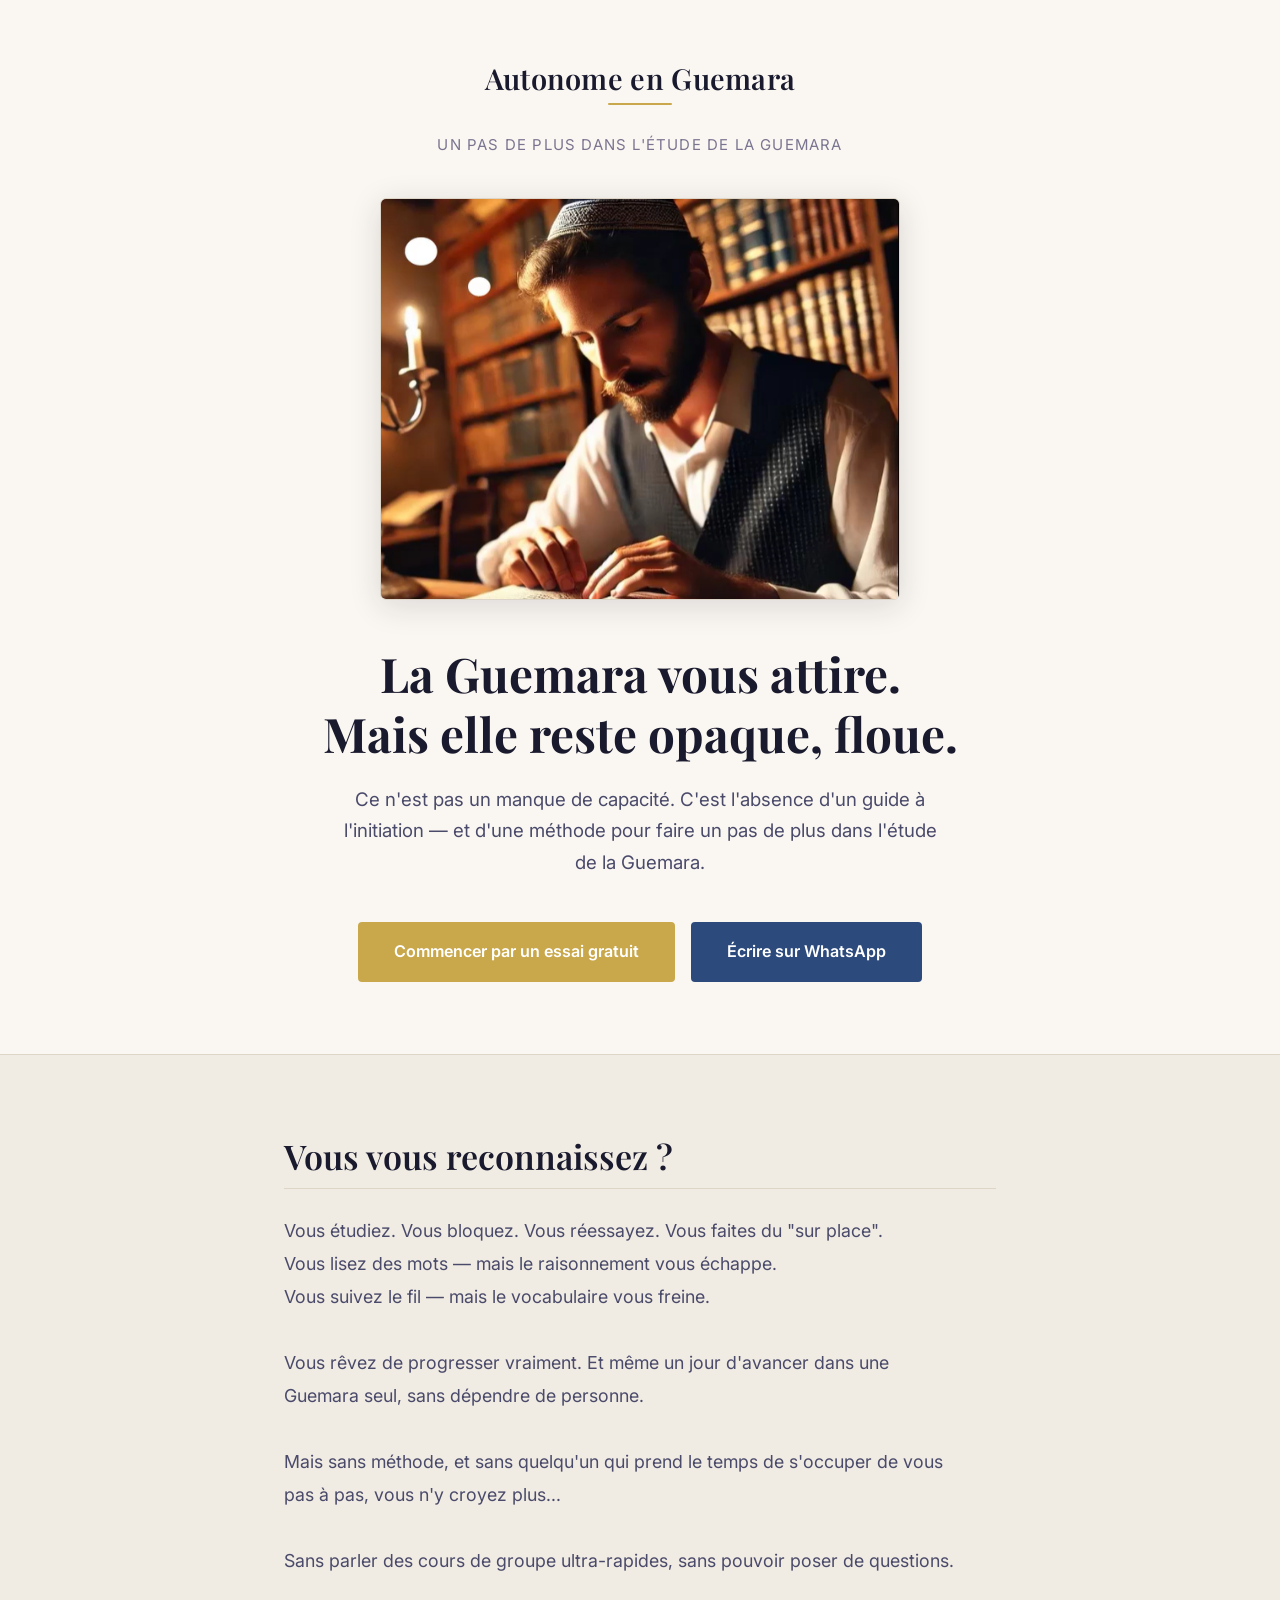
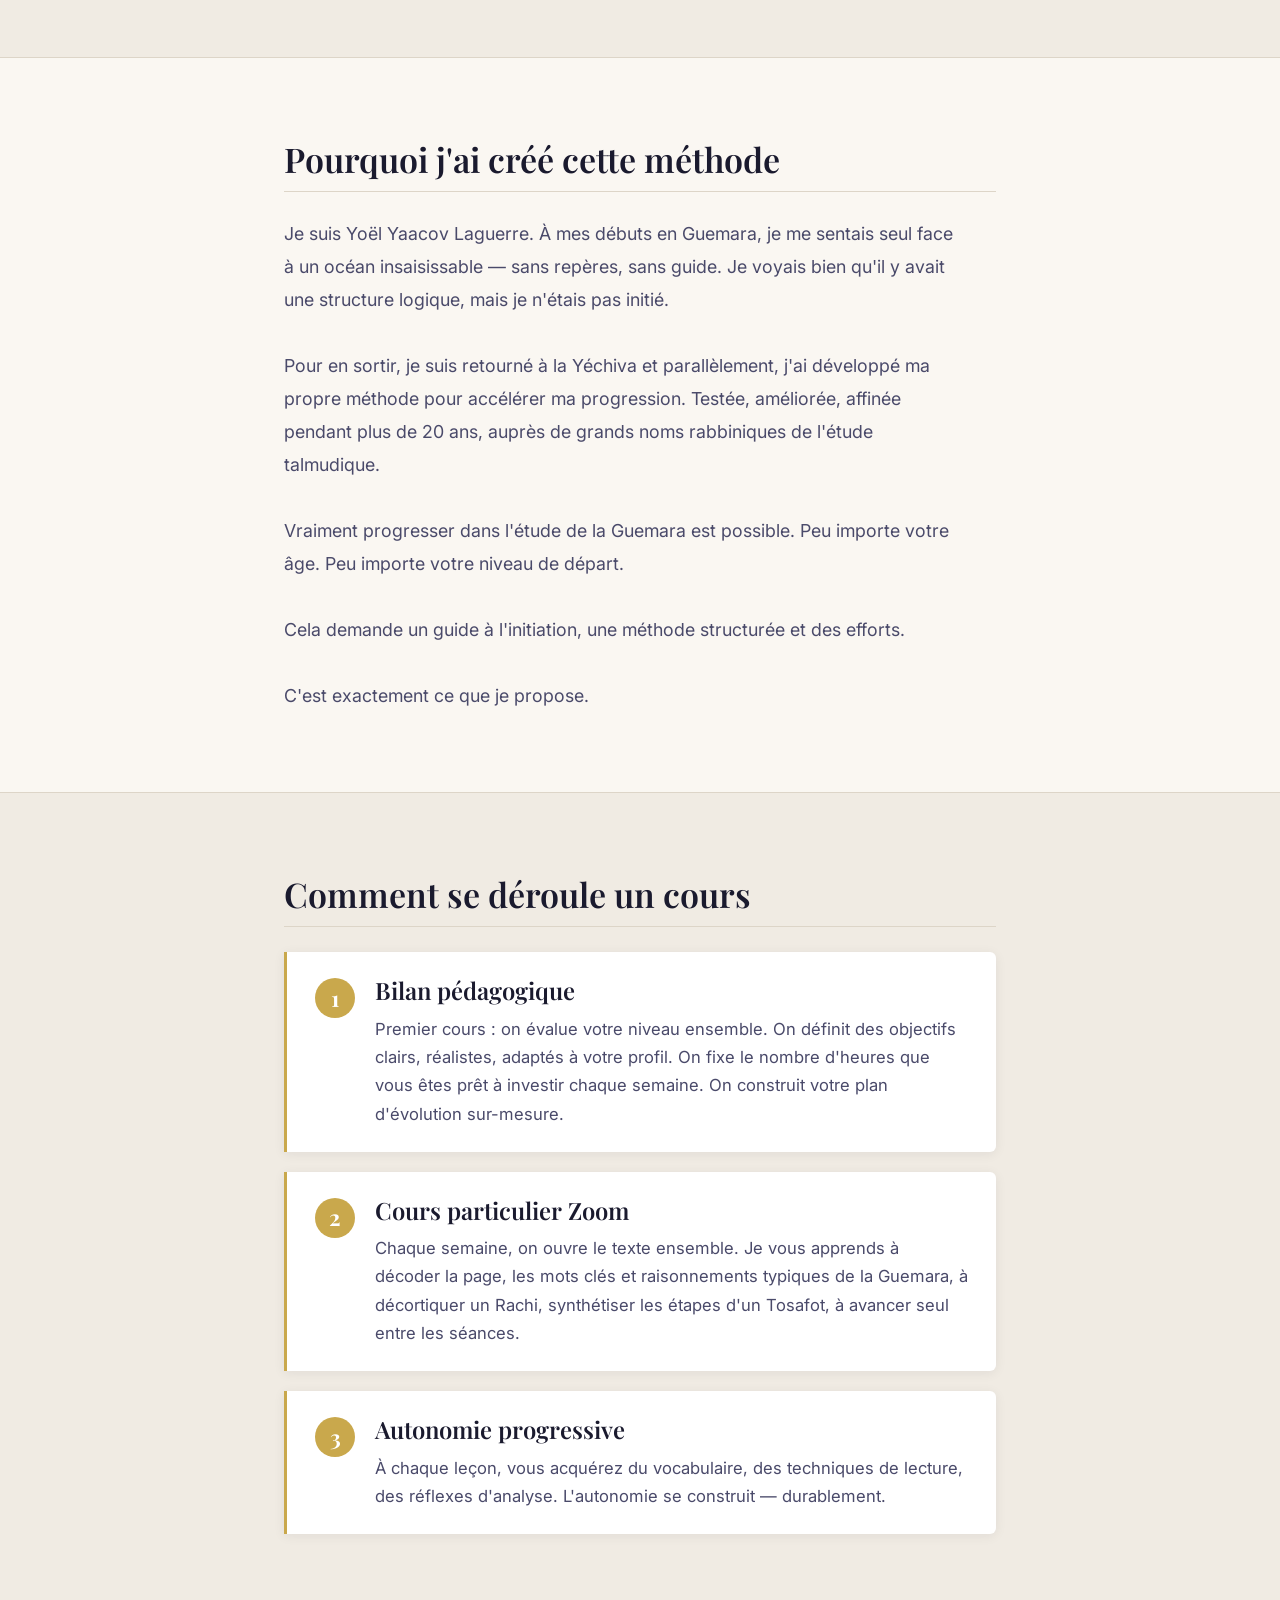
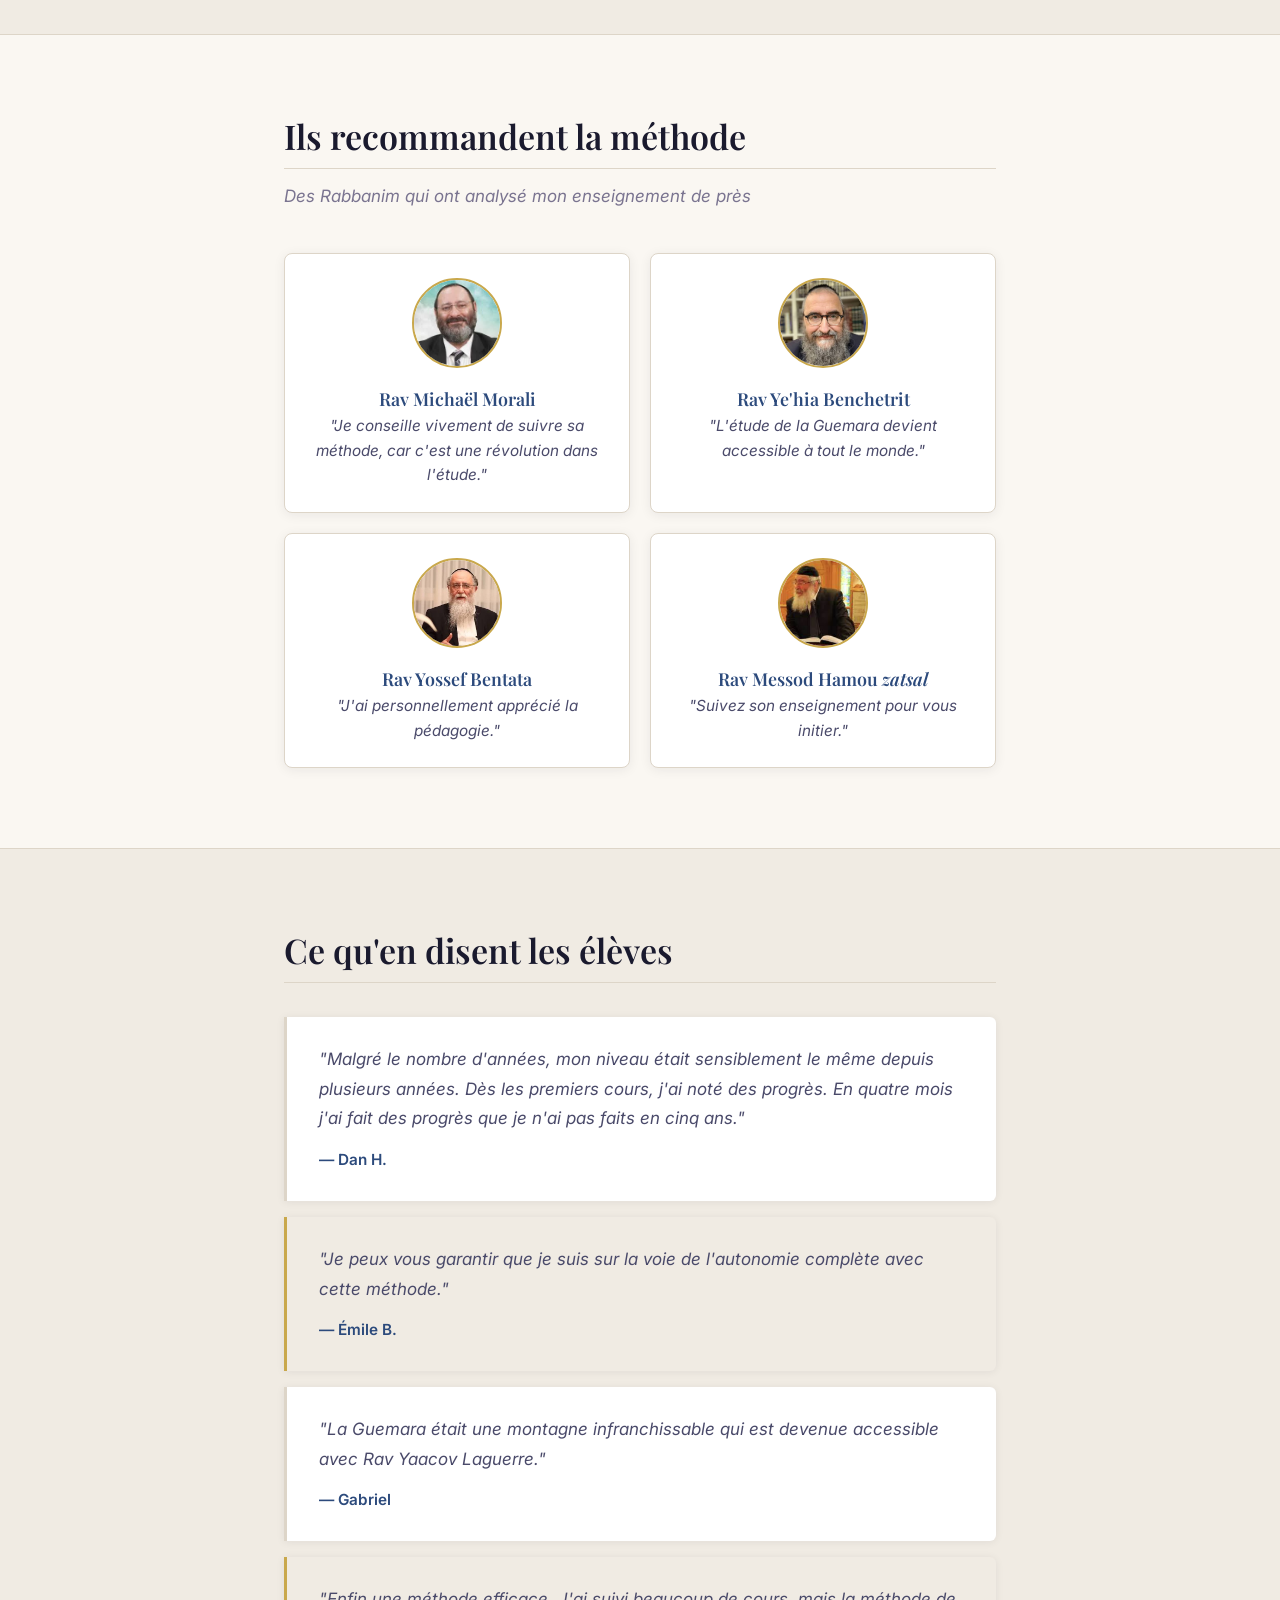
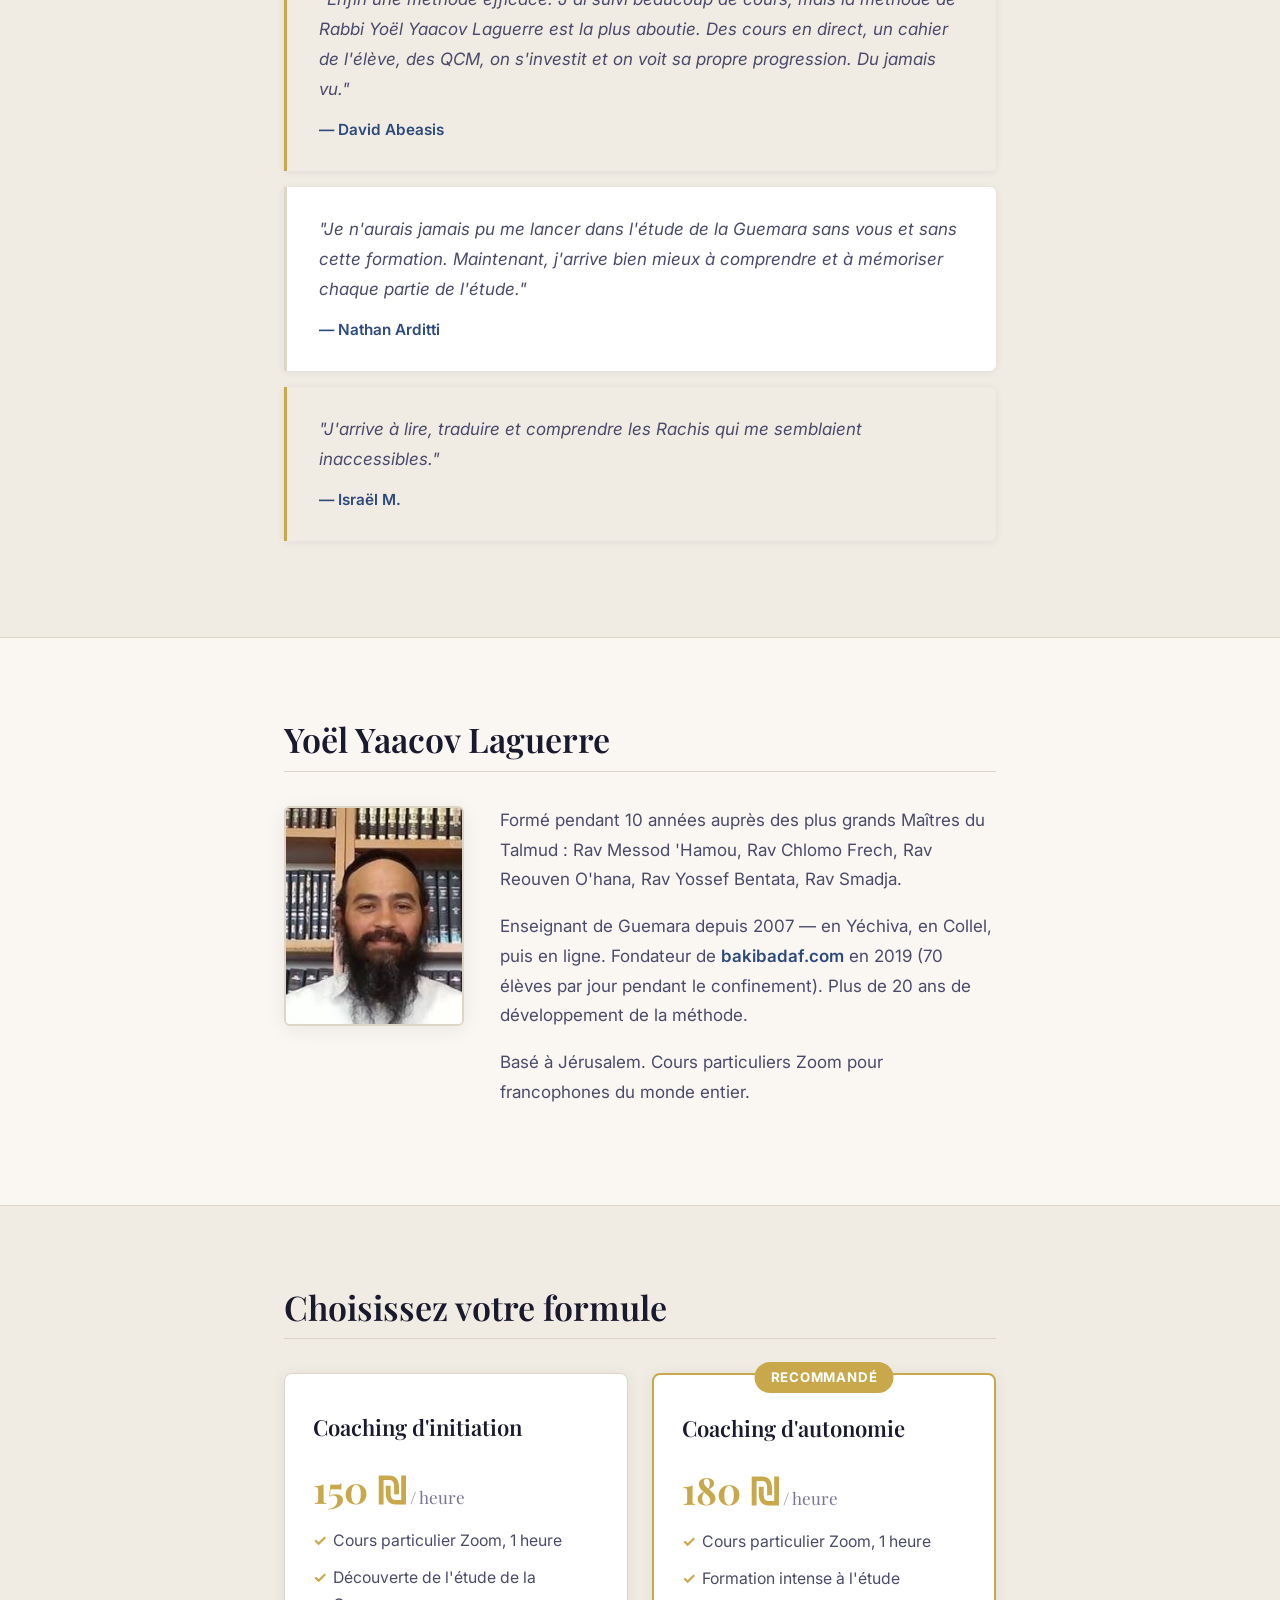
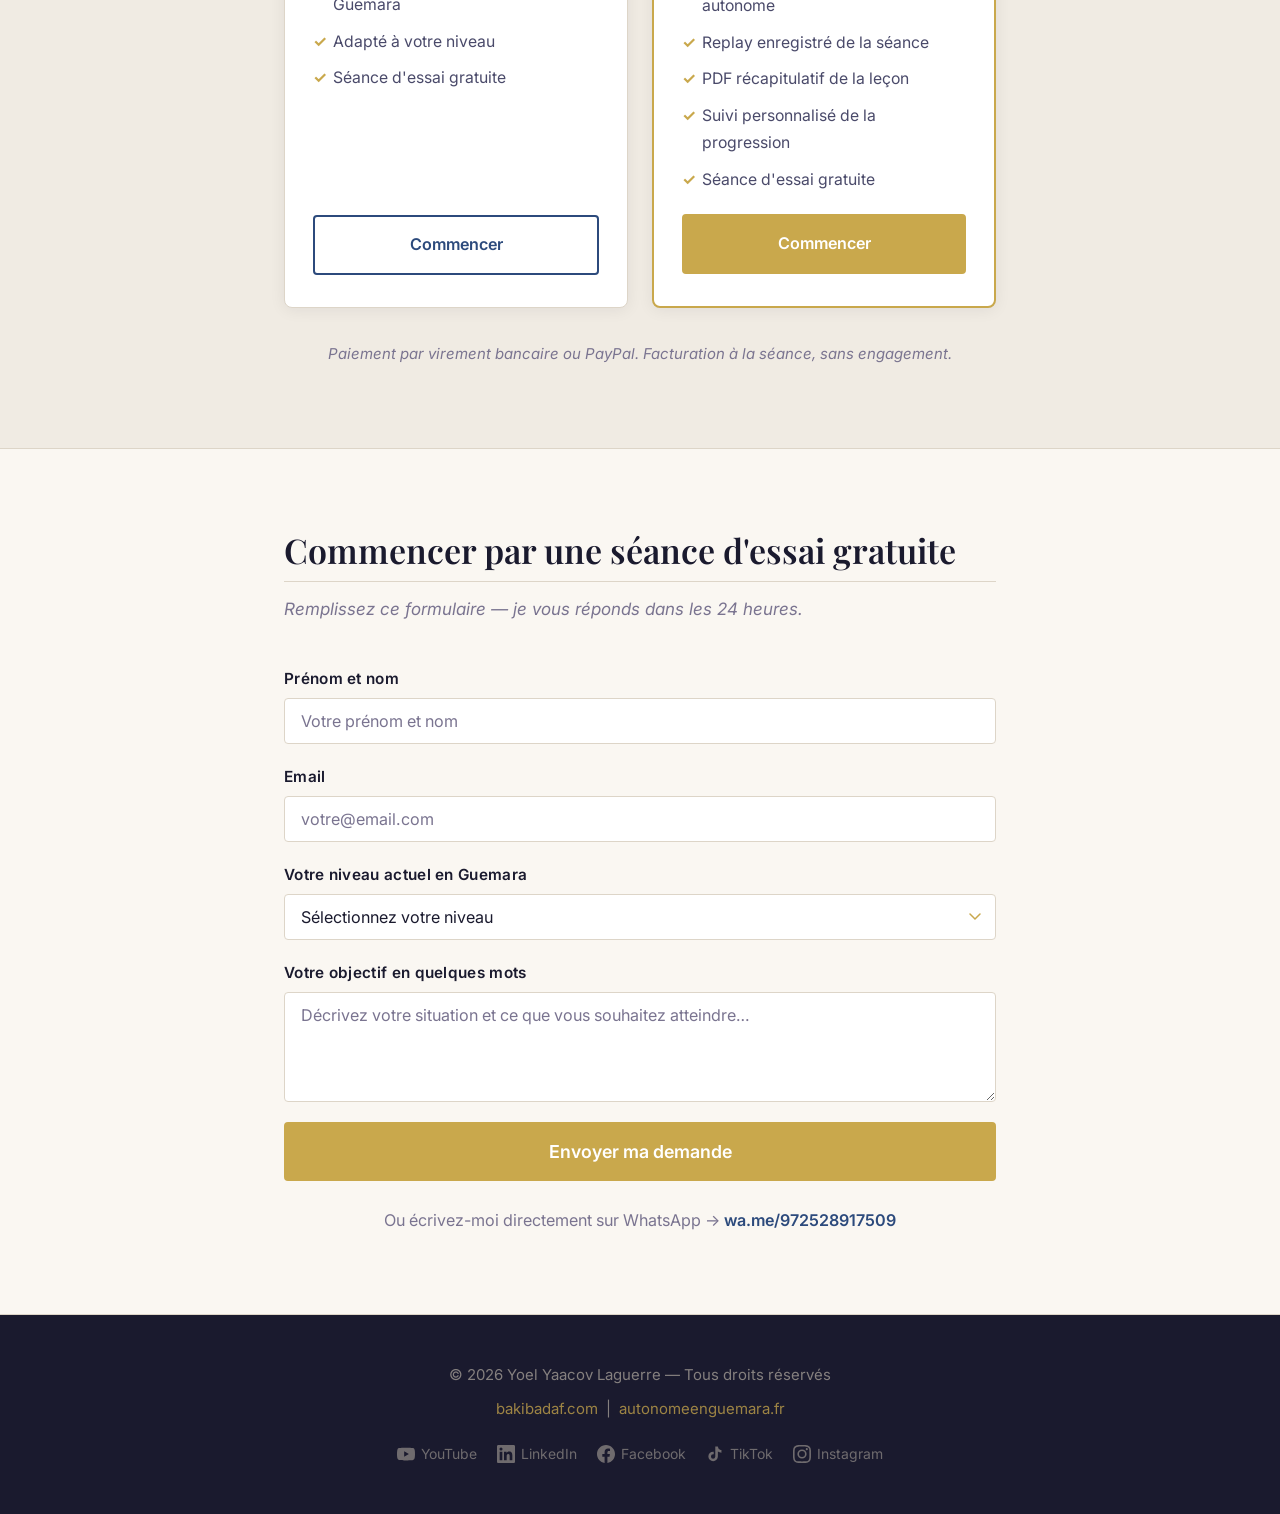
<file: index.html>
<!DOCTYPE html>
<html lang="fr">
<head>
  <meta charset="UTF-8" />
  <meta name="viewport" content="width=device-width, initial-scale=1.0" />
  <title>Autonome en Guemara — Cours particuliers avec Rav Yoël Yaacov Laguerre</title>
  <meta name="description" content="Un pas de plus vers l'autonomie en Guemara. Cours particuliers Zoom avec Rav Yoël Yaacov Laguerre. Méthode Bakibadaf. Séance d'essai gratuite." />

  <link rel="preconnect" href="https://fonts.googleapis.com" />
  <link rel="preconnect" href="https://fonts.gstatic.com" crossorigin />
  <link href="https://fonts.googleapis.com/css2?family=Playfair+Display:ital,wght@0,400;0,600;0,700;1,400&family=Inter:wght@400;500;600&display=swap" rel="stylesheet" />

  <link rel="stylesheet" href="style.css" />
</head>
<body>

  <!-- ═══════════════════════════════════════════
       1. HERO
  ════════════════════════════════════════════ -->
  <section class="hero">
    <div class="container">
      <div class="hero__logo-texte">
        <span class="hero__logo-titre">Autonome en Guemara</span>
        <span class="hero__logo-ligne"></span>
      </div>

      <div class="hero__sous-logo">Un pas de plus dans l'étude de la Guemara</div>

      <div class="hero__image-wrap">
        <img
          src="images/hero.png"
          alt="Élève étudiant la Guemara à la bougie"
          class="hero__image"
          loading="eager"
        />
      </div>

      <h1 class="hero__titre">
        La Guemara vous attire.<br>Mais elle reste opaque, floue.
      </h1>
      <p class="hero__sous-titre">
        Ce n'est pas un manque de capacité. C'est l'absence d'un guide à l'initiation — et d'une méthode pour faire un pas de plus dans l'étude de la Guemara.
      </p>

      <div class="hero__cta">
        <a href="#formulaire" class="btn btn--or">Commencer par un essai gratuit</a>
        <a href="https://wa.me/972528917509" class="btn btn--bordeaux" target="_blank" rel="noopener">Écrire sur WhatsApp</a>
      </div>
    </div>
  </section>

  <hr class="separateur" />

  <!-- ═══════════════════════════════════════════
       2. LA DOULEUR
  ════════════════════════════════════════════ -->
  <section class="section section--alt">
    <div class="container">
      <h2>Vous vous reconnaissez&nbsp;?</h2>
      <p class="prose">
        Vous étudiez. Vous bloquez. Vous réessayez. Vous faites du "sur place".<br>
        Vous lisez des mots — mais le raisonnement vous échappe.<br>
        Vous suivez le fil — mais le vocabulaire vous freine.<br><br>
        Vous rêvez de progresser vraiment. Et même un jour d'avancer dans une Guemara seul, sans dépendre de personne.<br><br>
        Mais sans méthode, et sans quelqu'un qui prend le temps de s'occuper de vous pas à pas, vous n'y croyez plus...<br><br>
        Sans parler des cours de groupe ultra-rapides, sans pouvoir poser de questions.
      </p>
    </div>
  </section>

  <hr class="separateur" />

  <!-- ═══════════════════════════════════════════
       3. POURQUOI CETTE MÉTHODE EXISTE
  ════════════════════════════════════════════ -->
  <section class="section">
    <div class="container">
      <h2>Pourquoi j'ai créé cette méthode</h2>
      <p class="prose">
        Je suis Yoël Yaacov Laguerre. À mes débuts en Guemara, je me sentais seul face à un océan insaisissable — sans repères, sans guide. Je voyais bien qu'il y avait une structure logique, mais je n'étais pas initié.<br><br>
        Pour en sortir, je suis retourné à la Yéchiva et parallèlement, j'ai développé ma propre méthode pour accélérer ma progression. Testée, améliorée, affinée pendant plus de 20 ans, auprès de grands noms rabbiniques de l'étude talmudique.<br><br>
        Vraiment progresser dans l'étude de la Guemara est possible. Peu importe votre âge. Peu importe votre niveau de départ.<br><br>
        Cela demande un guide à l'initiation, une méthode structurée et des efforts.<br><br>
        C'est exactement ce que je propose.
      </p>
    </div>
  </section>

  <hr class="separateur" />

  <!-- ═══════════════════════════════════════════
       4. COMMENT ÇA SE PASSE
  ════════════════════════════════════════════ -->
  <section class="section section--alt">
    <div class="container">
      <h2>Comment se déroule un cours</h2>

      <div class="etape">
        <div class="etape__num">1</div>
        <div class="etape__corps">
          <h3>Bilan pédagogique</h3>
          <p>Premier cours : on évalue votre niveau ensemble. On définit des objectifs clairs, réalistes, adaptés à votre profil. On fixe le nombre d'heures que vous êtes prêt à investir chaque semaine. On construit votre plan d'évolution sur-mesure.</p>
        </div>
      </div>

      <div class="etape">
        <div class="etape__num">2</div>
        <div class="etape__corps">
          <h3>Cours particulier Zoom</h3>
          <p>Chaque semaine, on ouvre le texte ensemble. Je vous apprends à décoder la page, les mots clés et raisonnements typiques de la Guemara, à décortiquer un Rachi, synthétiser les étapes d'un Tosafot, à avancer seul entre les séances.</p>
        </div>
      </div>

      <div class="etape">
        <div class="etape__num">3</div>
        <div class="etape__corps">
          <h3>Autonomie progressive</h3>
          <p>À chaque leçon, vous acquérez du vocabulaire, des techniques de lecture, des réflexes d'analyse. L'autonomie se construit — durablement.</p>
        </div>
      </div>
    </div>
  </section>

  <hr class="separateur" />

  <!-- ═══════════════════════════════════════════
       5. ILS RECOMMANDENT — RABBANIM
  ════════════════════════════════════════════ -->
  <section class="section" id="recommandations">
    <div class="container">
      <h2>Ils recommandent la méthode</h2>
      <p class="section__sous-titre">Des Rabbanim qui ont analysé mon enseignement de près</p>

      <div class="cards-grid">

        <article class="card-rav">
          <img src="images/rav_morali.png" alt="Rav Michaël Morali" class="card-rav__photo" loading="lazy" />
          <div class="card-rav__corps">
            <div class="card-rav__nom">Rav Michaël Morali</div>
            <blockquote class="card-rav__citation">
              "Je conseille vivement de suivre sa méthode, car c'est une révolution dans l'étude."
            </blockquote>
          </div>
        </article>

        <article class="card-rav">
          <img src="images/rav_benchetrit.png" alt="Rav Ye'hia Benchetrit" class="card-rav__photo" loading="lazy" />
          <div class="card-rav__corps">
            <div class="card-rav__nom">Rav Ye'hia Benchetrit</div>
            <blockquote class="card-rav__citation">
              "L'étude de la Guemara devient accessible à tout le monde."
            </blockquote>
          </div>
        </article>

        <article class="card-rav">
          <img src="images/rav_bentata.png" alt="Rav Yossef Bentata" class="card-rav__photo" loading="lazy" />
          <div class="card-rav__corps">
            <div class="card-rav__nom">Rav Yossef Bentata</div>
            <blockquote class="card-rav__citation">
              "J'ai personnellement apprécié la pédagogie."
            </blockquote>
          </div>
        </article>

        <article class="card-rav">
          <img src="images/rav_hamou.png" alt="Rav Messod Hamou zatsal" class="card-rav__photo" loading="lazy" />
          <div class="card-rav__corps">
            <div class="card-rav__nom">Rav Messod Hamou <em>zatsal</em></div>
            <blockquote class="card-rav__citation">
              "Suivez son enseignement pour vous initier."
            </blockquote>
          </div>
        </article>

      </div>
    </div>
  </section>

  <hr class="separateur" />

  <!-- ═══════════════════════════════════════════
       6. TÉMOIGNAGES ÉLÈVES
  ════════════════════════════════════════════ -->
  <section class="section section--alt" id="temoignages">
    <div class="container">
      <h2>Ce qu'en disent les élèves</h2>

      <div class="temoignages-liste">

        <blockquote class="temoignage">
          <p>"Malgré le nombre d'années, mon niveau était sensiblement le même depuis plusieurs années. Dès les premiers cours, j'ai noté des progrès. En quatre mois j'ai fait des progrès que je n'ai pas faits en cinq ans."</p>
          <footer>— <cite>Dan H.</cite></footer>
        </blockquote>

        <blockquote class="temoignage temoignage--alt">
          <p>"Je peux vous garantir que je suis sur la voie de l'autonomie complète avec cette méthode."</p>
          <footer>— <cite>Émile B.</cite></footer>
        </blockquote>

        <blockquote class="temoignage">
          <p>"La Guemara était une montagne infranchissable qui est devenue accessible avec Rav Yaacov Laguerre."</p>
          <footer>— <cite>Gabriel</cite></footer>
        </blockquote>

        <blockquote class="temoignage temoignage--alt">
          <p>"Enfin une méthode efficace. J'ai suivi beaucoup de cours, mais la méthode de Rabbi Yoël Yaacov Laguerre est la plus aboutie. Des cours en direct, un cahier de l'élève, des QCM, on s'investit et on voit sa propre progression. Du jamais vu."</p>
          <footer>— <cite>David Abeasis</cite></footer>
        </blockquote>

        <blockquote class="temoignage">
          <p>"Je n'aurais jamais pu me lancer dans l'étude de la Guemara sans vous et sans cette formation. Maintenant, j'arrive bien mieux à comprendre et à mémoriser chaque partie de l'étude."</p>
          <footer>— <cite>Nathan Arditti</cite></footer>
        </blockquote>

        <blockquote class="temoignage temoignage--alt">
          <p>"J'arrive à lire, traduire et comprendre les Rachis qui me semblaient inaccessibles."</p>
          <footer>— <cite>Israël M.</cite></footer>
        </blockquote>

      </div>
    </div>
  </section>

  <hr class="separateur" />

  <!-- ═══════════════════════════════════════════
       7. QUI SUIS-JE
  ════════════════════════════════════════════ -->
  <section class="section" id="biographie">
    <div class="container">
      <h2>Yoël Yaacov Laguerre</h2>

      <div class="bio">
        <img
          src="images/rav_yaacov.jpg"
          alt="Rav Yoël Yaacov Laguerre"
          class="bio__photo"
          loading="lazy"
        />
        <div class="bio__texte">
          <p>Formé pendant 10 années auprès des plus grands Maîtres du Talmud : Rav Messod 'Hamou, Rav Chlomo Frech, Rav Reouven O'hana, Rav Yossef Bentata, Rav Smadja.</p>
          <p>Enseignant de Guemara depuis 2007 — en Yéchiva, en Collel, puis en ligne. Fondateur de <strong>bakibadaf.com</strong> en 2019 (70 élèves par jour pendant le confinement). Plus de 20 ans de développement de la méthode.</p>
          <p>Basé à Jérusalem. Cours particuliers Zoom pour francophones du monde entier.</p>
        </div>
      </div>
    </div>
  </section>

  <hr class="separateur" />

  <!-- ═══════════════════════════════════════════
       8. TARIFS
  ════════════════════════════════════════════ -->
  <section class="section section--alt" id="tarifs">
    <div class="container">
      <h2>Choisissez votre formule</h2>

      <div class="tarifs-grid">

        <article class="tarif-card">
          <h3 class="tarif-card__titre">Coaching d'initiation</h3>
          <div class="tarif-card__prix">150 ₪<span> / heure</span></div>
          <ul class="tarif-card__liste">
            <li>Cours particulier Zoom, 1 heure</li>
            <li>Découverte de l'étude de la Guemara</li>
            <li>Adapté à votre niveau</li>
            <li>Séance d'essai gratuite</li>
          </ul>
          <a href="#formulaire" class="btn btn--contour">Commencer</a>
        </article>

        <article class="tarif-card tarif-card--recommande">
          <div class="tarif-card__badge">Recommandé</div>
          <h3 class="tarif-card__titre">Coaching d'autonomie</h3>
          <div class="tarif-card__prix">180 ₪<span> / heure</span></div>
          <ul class="tarif-card__liste">
            <li>Cours particulier Zoom, 1 heure</li>
            <li>Formation intense à l'étude autonome</li>
            <li>Replay enregistré de la séance</li>
            <li>PDF récapitulatif de la leçon</li>
            <li>Suivi personnalisé de la progression</li>
            <li>Séance d'essai gratuite</li>
          </ul>
          <a href="#formulaire" class="btn btn--or">Commencer</a>
        </article>

      </div>

      <p class="tarifs__note">Paiement par virement bancaire ou PayPal. Facturation à la séance, sans engagement.</p>
    </div>
  </section>

  <hr class="separateur" />

  <!-- ═══════════════════════════════════════════
       9. FORMULAIRE
  ════════════════════════════════════════════ -->
  <section class="section" id="formulaire">
    <div class="container">
      <h2>Commencer par une séance d'essai gratuite</h2>
      <p class="section__sous-titre">Remplissez ce formulaire — je vous réponds dans les 24 heures.</p>

      <form
        action="https://formspree.io/f/xaewdpge"
        method="POST"
        class="formulaire"
        id="contact-form"
      >
        <input type="hidden" name="_next" value="https://autonomeenguemara.fr/merci.html" />
        <div class="formulaire__champ">
          <label for="nom">Prénom et nom</label>
          <input
            type="text"
            id="nom"
            name="nom"
            placeholder="Votre prénom et nom"
            required
            autocomplete="name"
          />
        </div>

        <div class="formulaire__champ">
          <label for="email">Email</label>
          <input
            type="email"
            id="email"
            name="email"
            placeholder="votre@email.com"
            required
            autocomplete="email"
          />
        </div>

        <div class="formulaire__champ">
          <label for="niveau">Votre niveau actuel en Guemara</label>
          <select id="niveau" name="niveau" required>
            <option value="" disabled selected>Sélectionnez votre niveau</option>
            <option value="debutant">Débutant complet</option>
            <option value="vocabulaire">J'ai beaucoup de mal avec le vocabulaire</option>
            <option value="raisonnements">J'ai les mots mais je ne comprends pas les raisonnements</option>
            <option value="autonomie">Je ne veux plus dépendre d'un Rav pour avancer</option>
            <option value="bases-autonomie">J'ai des bases mais je veux vraiment devenir autonome</option>
          </select>
        </div>

        <div class="formulaire__champ">
          <label for="objectif">Votre objectif en quelques mots</label>
          <textarea
            id="objectif"
            name="objectif"
            rows="4"
            placeholder="Décrivez votre situation et ce que vous souhaitez atteindre…"
          ></textarea>
        </div>

        <button type="submit" class="btn btn--or btn--large">Envoyer ma demande</button>
      </form>

      <p class="formulaire__whatsapp">
        Ou écrivez-moi directement sur WhatsApp →
        <a href="https://wa.me/972528917509" target="_blank" rel="noopener">wa.me/972528917509</a>
      </p>
    </div>
  </section>

  <!-- ═══════════════════════════════════════════
       10. FOOTER
  ════════════════════════════════════════════ -->
  <footer class="footer">
    <div class="container">
      <p>© 2026 Yoel Yaacov Laguerre — Tous droits réservés</p>
      <p class="footer__liens-sites">
        <a href="https://bakibadaf.com" target="_blank" rel="noopener">bakibadaf.com</a>
        &nbsp;|&nbsp;
        <a href="https://autonomeenguemara.fr" target="_blank" rel="noopener">autonomeenguemara.fr</a>
      </p>
      <nav class="footer__reseaux" aria-label="Réseaux sociaux">
        <a href="https://www.youtube.com/@bakibadaf" target="_blank" rel="noopener" aria-label="YouTube">
          <svg viewBox="0 0 24 24" fill="currentColor" aria-hidden="true"><path d="M23.498 6.186a2.995 2.995 0 0 0-2.107-2.12C19.416 3.5 12 3.5 12 3.5s-7.416 0-9.391.566A2.995 2.995 0 0 0 .502 6.186C0 8.18 0 12 0 12s0 3.82.502 5.814a2.995 2.995 0 0 0 2.107 2.12C4.584 20.5 12 20.5 12 20.5s7.416 0 9.391-.566a2.995 2.995 0 0 0 2.107-2.12C24 15.82 24 12 24 12s0-3.82-.502-5.814zM9.545 15.568V8.432L15.818 12l-6.273 3.568z"/></svg>
          YouTube
        </a>
        <a href="https://www.linkedin.com" target="_blank" rel="noopener" aria-label="LinkedIn">
          <svg viewBox="0 0 24 24" fill="currentColor" aria-hidden="true"><path d="M20.447 20.452h-3.554v-5.569c0-1.328-.027-3.037-1.852-3.037-1.853 0-2.136 1.445-2.136 2.939v5.667H9.351V9h3.414v1.561h.046c.477-.9 1.637-1.85 3.37-1.85 3.601 0 4.267 2.37 4.267 5.455v6.286zM5.337 7.433a2.062 2.062 0 0 1-2.063-2.065 2.064 2.064 0 1 1 2.063 2.065zm1.782 13.019H3.555V9h3.564v11.452zM22.225 0H1.771C.792 0 0 .774 0 1.729v20.542C0 23.227.792 24 1.771 24h20.451C23.2 24 24 23.227 24 22.271V1.729C24 .774 23.2 0 22.222 0h.003z"/></svg>
          LinkedIn
        </a>
        <a href="https://www.facebook.com/bakibadaf" target="_blank" rel="noopener" aria-label="Facebook">
          <svg viewBox="0 0 24 24" fill="currentColor" aria-hidden="true"><path d="M24 12.073C24 5.405 18.627 0 12 0S0 5.405 0 12.073C0 18.1 4.388 23.094 10.125 24v-8.437H7.078v-3.49h3.047V9.41c0-3.025 1.792-4.697 4.533-4.697 1.312 0 2.686.235 2.686.235v2.97h-1.513c-1.491 0-1.956.93-1.956 1.886v2.268h3.328l-.532 3.49h-2.796V24C19.612 23.094 24 18.1 24 12.073z"/></svg>
          Facebook
        </a>
        <a href="https://www.tiktok.com/@bakibadaf" target="_blank" rel="noopener" aria-label="TikTok">
          <svg viewBox="0 0 24 24" fill="currentColor" aria-hidden="true"><path d="M19.59 6.69a4.83 4.83 0 0 1-3.77-4.25V2h-3.45v13.67a2.89 2.89 0 0 1-2.88 2.5 2.89 2.89 0 0 1-2.89-2.89 2.89 2.89 0 0 1 2.89-2.89c.28 0 .54.04.79.1V9.01a6.33 6.33 0 0 0-.79-.05 6.34 6.34 0 0 0-6.34 6.34 6.34 6.34 0 0 0 6.34 6.34 6.34 6.34 0 0 0 6.33-6.34V8.69a8.19 8.19 0 0 0 4.78 1.52V6.77a4.86 4.86 0 0 1-1.01-.08z"/></svg>
          TikTok
        </a>
        <a href="https://www.instagram.com/bakibadaf" target="_blank" rel="noopener" aria-label="Instagram">
          <svg viewBox="0 0 24 24" fill="currentColor" aria-hidden="true"><path d="M12 2.163c3.204 0 3.584.012 4.85.07 3.252.148 4.771 1.691 4.919 4.919.058 1.265.069 1.645.069 4.849 0 3.205-.012 3.584-.069 4.849-.149 3.225-1.664 4.771-4.919 4.919-1.266.058-1.644.07-4.85.07-3.204 0-3.584-.012-4.849-.07-3.26-.149-4.771-1.699-4.919-4.92-.058-1.265-.07-1.644-.07-4.849 0-3.204.013-3.583.07-4.849.149-3.227 1.664-4.771 4.919-4.919 1.266-.057 1.645-.069 4.849-.069zm0-2.163c-3.259 0-3.667.014-4.947.072-4.358.2-6.78 2.618-6.98 6.98-.059 1.281-.073 1.689-.073 4.948 0 3.259.014 3.668.072 4.948.2 4.358 2.618 6.78 6.98 6.98 1.281.058 1.689.072 4.948.072 3.259 0 3.668-.014 4.948-.072 4.354-.2 6.782-2.618 6.979-6.98.059-1.28.073-1.689.073-4.948 0-3.259-.014-3.667-.072-4.947-.196-4.354-2.617-6.78-6.979-6.98-1.281-.059-1.69-.073-4.949-.073zm0 5.838a6.162 6.162 0 1 0 0 12.324 6.162 6.162 0 0 0 0-12.324zM12 16a4 4 0 1 1 0-8 4 4 0 0 1 0 8zm6.406-11.845a1.44 1.44 0 1 0 0 2.881 1.44 1.44 0 0 0 0-2.881z"/></svg>
          Instagram
        </a>
      </nav>
    </div>
  </footer>

</body>
</html>
</file>
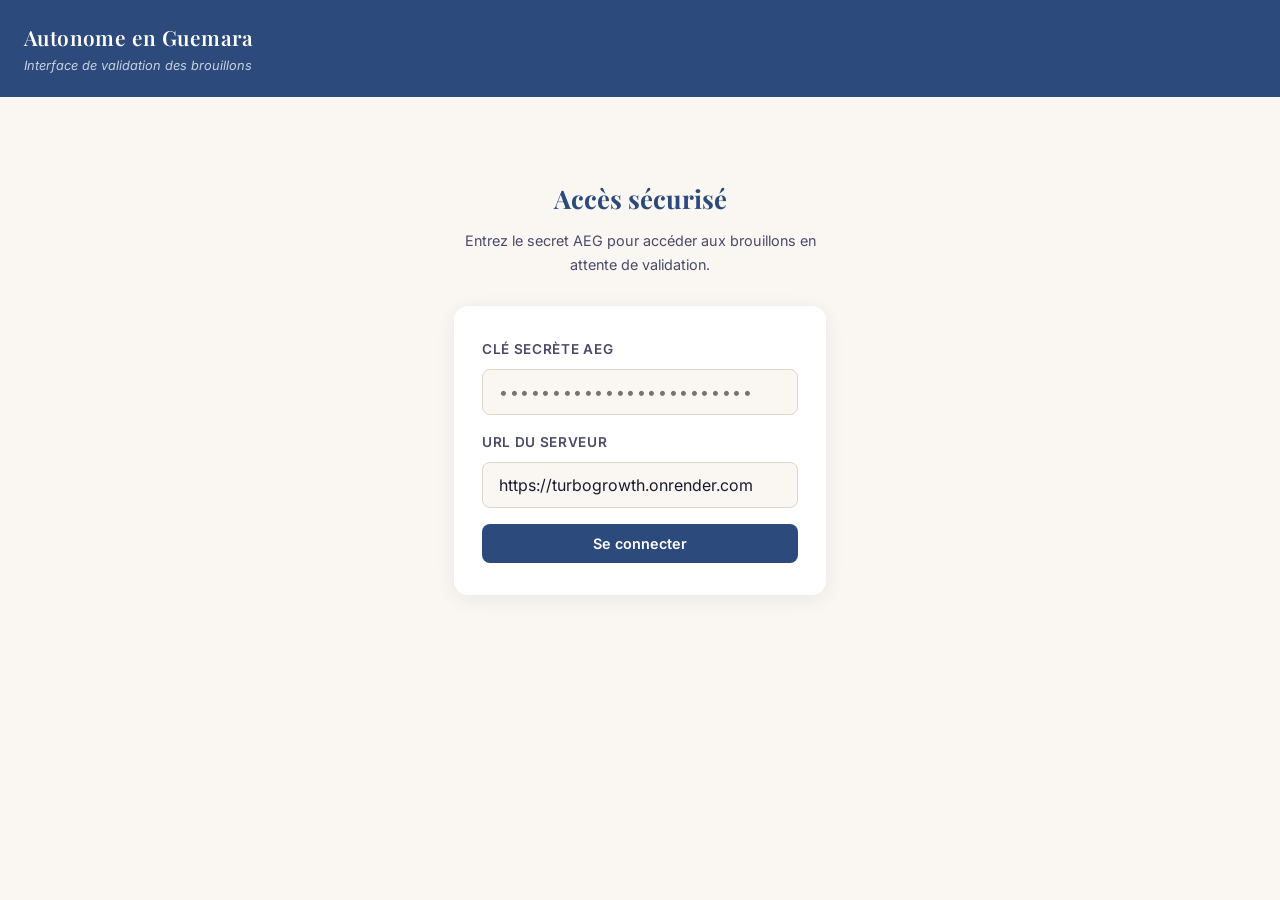
<file: admin.html>
<!DOCTYPE html>
<html lang="fr">
<head>
  <meta charset="UTF-8" />
  <meta name="viewport" content="width=device-width, initial-scale=1.0" />
  <title>Validation AEG — Brouillons en attente</title>

  <link rel="preconnect" href="https://fonts.googleapis.com" />
  <link rel="preconnect" href="https://fonts.gstatic.com" crossorigin />
  <link href="https://fonts.googleapis.com/css2?family=Playfair+Display:ital,wght@0,400;0,600;0,700;1,400&family=Inter:wght@400;500;600&display=swap" rel="stylesheet" />

  <style>
    :root {
      --fond:        #faf7f2;
      --fond-alt:    #f0ebe3;
      --texte:       #1a1a2e;
      --texte-doux:  #4a4a6a;
      --texte-leger: #7a7490;
      --or:          #c9a84c;
      --or-clair:    #dbb95e;
      --bleu:        #2c4a7c;
      --bleu-clair:  #3a5f9e;
      --separateur:  #ddd5c8;
      --card-fond:   #ffffff;
      --card-ombre:  rgba(26,26,46,0.07);
      --vert:        #2e7d32;
      --vert-clair:  #388e3c;
      --rouge:       #b71c1c;
      --rouge-clair: #c62828;
      --orange:      #e67e22;
      --orange-clair:#d35400;
      --violet:      #6a1b9a;
      --violet-clair:#7b1fa2;

      --ff-titre: 'Playfair Display', Georgia, serif;
      --ff-corps: 'Inter', system-ui, sans-serif;
    }

    *, *::before, *::after { box-sizing: border-box; margin: 0; padding: 0; }
    html { scroll-behavior: smooth; font-size: 16px; }
    body {
      background: var(--fond);
      color: var(--texte);
      font-family: var(--ff-corps);
      line-height: 1.7;
      -webkit-font-smoothing: antialiased;
      min-height: 100vh;
    }

    /* ── Header ── */
    .header {
      background: var(--bleu);
      color: #fff;
      padding: 20px 24px;
      display: flex;
      align-items: center;
      justify-content: space-between;
      flex-wrap: wrap;
      gap: 12px;
    }
    .header__titre { font-family: var(--ff-titre); font-size: 1.3rem; font-weight: 600; letter-spacing: 0.02em; }
    .header__sous  { font-size: 0.8rem; opacity: 0.75; font-style: italic; }
    .header__badge {
      background: var(--or); color: var(--bleu);
      font-weight: 600; font-size: 0.8rem;
      padding: 4px 12px; border-radius: 20px; white-space: nowrap;
    }

    /* ── Auth screen ── */
    .auth-screen { max-width: 420px; margin: 80px auto; padding: 0 24px; text-align: center; }
    .auth-screen h2 { font-family: var(--ff-titre); font-size: 1.6rem; color: var(--bleu); margin-bottom: 8px; }
    .auth-screen p  { color: var(--texte-doux); margin-bottom: 28px; font-size: 0.9rem; }
    .auth-card {
      background: var(--card-fond); border-radius: 14px;
      box-shadow: 0 4px 20px var(--card-ombre); padding: 32px 28px;
    }
    .auth-card label {
      display: block; font-size: 0.85rem; font-weight: 600;
      color: var(--texte-doux); text-transform: uppercase;
      letter-spacing: 0.05em; margin-bottom: 8px; text-align: left;
    }
    .auth-card input {
      width: 100%; padding: 12px 16px;
      border: 1.5px solid var(--separateur); border-radius: 8px;
      font-family: var(--ff-corps); font-size: 1rem;
      background: var(--fond); color: var(--texte);
      outline: none; transition: border-color 0.2s; margin-bottom: 16px;
    }
    .auth-card input:focus { border-color: var(--bleu); }
    .auth-card input[type="password"] { letter-spacing: 0.1em; }

    /* ── Buttons ── */
    .btn {
      display: inline-flex; align-items: center; justify-content: center; gap: 6px;
      padding: 11px 22px; border-radius: 8px;
      font-family: var(--ff-corps); font-size: 0.9rem; font-weight: 600;
      cursor: pointer; border: none;
      transition: background 0.2s, transform 0.1s, opacity 0.2s;
      text-decoration: none; white-space: nowrap;
    }
    .btn:active  { transform: scale(0.97); }
    .btn:disabled { opacity: 0.45; cursor: default; transform: none; }

    .btn--bleu   { background: var(--bleu);   color: #fff; width: 100%; }
    .btn--bleu:hover   { background: var(--bleu-clair); }
    .btn--vert   { background: var(--vert);   color: #fff; }
    .btn--vert:hover   { background: var(--vert-clair); }
    .btn--rouge  { background: var(--rouge);  color: #fff; }
    .btn--rouge:hover  { background: var(--rouge-clair); }
    .btn--orange { background: var(--orange); color: #fff; }
    .btn--orange:hover { background: var(--orange-clair); }
    .btn--violet { background: var(--violet); color: #fff; }
    .btn--violet:hover { background: var(--violet-clair); }
    .btn--or     { background: var(--or);     color: var(--bleu); }
    .btn--or:hover     { background: var(--or-clair); }
    .btn--ghost {
      background: transparent; border: 1.5px solid var(--separateur); color: var(--texte-doux);
    }
    .btn--ghost:hover  { border-color: var(--bleu); color: var(--bleu); }

    /* ── Main ── */
    .main { max-width: 760px; margin: 0 auto; padding: 32px 24px 80px; }

    /* ── Toolbar ── */
    .toolbar {
      display: flex; align-items: center; justify-content: space-between;
      flex-wrap: wrap; gap: 12px; margin-bottom: 28px;
    }
    .toolbar__titre { font-family: var(--ff-titre); font-size: 1.4rem; color: var(--bleu); }
    .toolbar__titre span { color: var(--or); font-style: italic; }

    /* ── États ── */
    .etat { text-align: center; padding: 60px 24px; color: var(--texte-doux); }
    .etat__icone { font-size: 2.5rem; margin-bottom: 12px; }
    .etat__titre { font-family: var(--ff-titre); font-size: 1.2rem; color: var(--texte); margin-bottom: 8px; }
    .etat__texte { font-size: 0.9rem; }
    .spinner {
      width: 36px; height: 36px;
      border: 3px solid var(--separateur); border-top-color: var(--bleu);
      border-radius: 50%; animation: spin 0.7s linear infinite; margin: 0 auto 16px;
    }
    @keyframes spin { to { transform: rotate(360deg); } }

    /* ── Toast ── */
    .toast-wrap {
      position: fixed; bottom: 24px; right: 24px; left: 24px;
      max-width: 400px; margin: 0 auto; z-index: 1000; pointer-events: none;
    }
    .toast {
      background: var(--texte); color: #fff;
      padding: 12px 18px; border-radius: 10px; font-size: 0.9rem;
      box-shadow: 0 4px 16px rgba(0,0,0,0.25);
      opacity: 0; transform: translateY(12px);
      transition: opacity 0.25s, transform 0.25s; pointer-events: auto;
    }
    .toast.show { opacity: 1; transform: translateY(0); }
    .toast.ok   { background: var(--vert); }
    .toast.err  { background: var(--rouge); }

    /* ── Card ── */
    .card {
      background: var(--card-fond); border-radius: 14px;
      box-shadow: 0 3px 16px var(--card-ombre);
      margin-bottom: 20px; overflow: hidden;
      border-left: 4px solid var(--or); transition: box-shadow 0.2s;
    }
    .card:hover { box-shadow: 0 6px 24px rgba(26,26,46,0.12); }
    .card.resolving { opacity: 0.55; pointer-events: none; }

    .card__head {
      padding: 20px 24px 16px;
      display: flex; align-items: flex-start; justify-content: space-between;
      gap: 12px; flex-wrap: wrap;
    }
    .card__nom { font-family: var(--ff-titre); font-size: 1.2rem; color: var(--bleu); font-weight: 600; }
    .card__badges { display: flex; gap: 6px; flex-wrap: wrap; align-items: center; flex-shrink: 0; }
    .badge {
      font-size: 0.72rem; font-weight: 600;
      padding: 3px 9px; border-radius: 12px;
      text-transform: uppercase; letter-spacing: 0.04em;
    }
    .badge--canal  { background: #e8eef7; color: var(--bleu); }
    .badge--profil { background: #fef3e2; color: #7a4800; }
    .badge--niveau { background: #f0ebe3; color: #5a4828; }

    .card__meta {
      padding: 0 24px 14px; font-size: 0.82rem;
      color: var(--texte-leger); display: flex; gap: 16px; flex-wrap: wrap;
    }

    /* ── Contexte prospect ── */
    .card__contexte {
      margin: 0 24px 16px;
      border: 1px solid var(--separateur); border-radius: 8px;
      overflow: hidden; font-size: 0.87rem;
    }
    .card__contexte-head {
      background: var(--fond-alt); padding: 8px 14px;
      font-size: 0.73rem; font-weight: 600;
      text-transform: uppercase; letter-spacing: 0.05em; color: var(--texte-leger);
    }
    .card__hist-entry {
      padding: 10px 14px; border-top: 1px solid var(--separateur);
      line-height: 1.6; white-space: pre-wrap; word-break: break-word;
    }
    .card__hist-entry--prospect  { background: #eef3fb; }
    .card__hist-entry--agent     { background: #f8f6f2; }
    .card__hist-role {
      font-size: 0.7rem; font-weight: 700;
      text-transform: uppercase; letter-spacing: 0.05em;
      margin-bottom: 4px; display: flex; justify-content: space-between; align-items: center;
    }
    .card__hist-entry--prospect .card__hist-role { color: var(--bleu); }
    .card__hist-entry--agent    .card__hist-role { color: var(--texte-leger); }
    .card__hist-date { font-weight: 400; font-size: 0.68rem; color: var(--texte-leger); }
    .card__no-historique {
      padding: 10px 14px; border-top: 1px solid var(--separateur);
      color: var(--texte-leger); font-style: italic; font-size: 0.83rem;
    }

    /* ── Brouillon ── */
    .card__message-label {
      padding: 0 24px 8px; font-size: 0.78rem; font-weight: 600;
      text-transform: uppercase; letter-spacing: 0.05em; color: var(--texte-leger);
    }
    .card__message {
      margin: 0 24px 16px; padding: 16px 18px;
      background: var(--fond); border-radius: 8px;
      border: 1px solid var(--separateur);
      font-size: 0.9rem; line-height: 1.7; color: var(--texte);
      white-space: pre-wrap; word-break: break-word;
    }

    /* ── Co-pilote IA ── */
    .card__copilote {
      margin: 0 24px 16px;
      border: 1.5px solid #e0d5f0;
      border-radius: 10px; overflow: hidden;
    }
    .card__copilote-head {
      background: #f5f0fb; padding: 10px 16px;
      display: flex; align-items: center; justify-content: space-between;
      gap: 8px; cursor: pointer; user-select: none;
    }
    .card__copilote-head-left {
      display: flex; align-items: center; gap: 8px;
      font-size: 0.82rem; font-weight: 700;
      color: var(--violet); letter-spacing: 0.02em;
    }
    .card__copilote-toggle {
      font-size: 0.72rem; color: var(--texte-leger);
      transition: transform 0.2s;
    }
    .card__copilote-toggle.open { transform: rotate(180deg); }
    .card__copilote-body {
      display: none; padding: 14px 16px;
      background: #fdfaff;
      border-top: 1px solid #e0d5f0;
    }
    .card__copilote-body.open { display: block; }

    .copilote__rapides-label {
      font-size: 0.73rem; font-weight: 600;
      text-transform: uppercase; letter-spacing: 0.05em;
      color: var(--texte-leger); margin-bottom: 8px;
    }
    .copilote__rapides {
      display: flex; flex-wrap: wrap; gap: 6px; margin-bottom: 14px;
    }
    .copilote__rapides button {
      font-size: 0.8rem; padding: 5px 12px; border-radius: 20px;
      border: 1.5px solid #c9b3e8; background: #f0e8fa;
      color: var(--violet); cursor: pointer; font-family: var(--ff-corps);
      font-weight: 500; transition: background 0.15s, border-color 0.15s;
      white-space: nowrap;
    }
    .copilote__rapides button:hover { background: #e3d4f5; border-color: var(--violet); }
    .copilote__rapides button:disabled { opacity: 0.4; cursor: default; }

    .copilote__libre-label {
      font-size: 0.73rem; font-weight: 600;
      text-transform: uppercase; letter-spacing: 0.05em;
      color: var(--texte-leger); margin-bottom: 6px;
    }
    .copilote__libre {
      display: flex; gap: 8px; align-items: flex-start;
    }
    .copilote__libre input {
      flex: 1; padding: 9px 13px;
      border: 1.5px solid #c9b3e8; border-radius: 8px;
      font-family: var(--ff-corps); font-size: 0.88rem;
      background: #fff; color: var(--texte); outline: none;
      transition: border-color 0.2s;
    }
    .copilote__libre input:focus { border-color: var(--violet); }
    .copilote__libre input::placeholder { color: var(--texte-leger); }
    .copilote__libre button {
      padding: 9px 16px; border-radius: 8px; border: none;
      background: var(--violet); color: #fff; font-family: var(--ff-corps);
      font-size: 0.85rem; font-weight: 600; cursor: pointer;
      white-space: nowrap; transition: background 0.15s;
      display: flex; align-items: center; gap: 5px;
    }
    .copilote__libre button:hover    { background: var(--violet-clair); }
    .copilote__libre button:disabled { opacity: 0.4; cursor: default; }

    .copilote__status {
      margin-top: 10px; font-size: 0.82rem; color: var(--violet);
      font-style: italic; min-height: 20px;
    }

    /* ── Zone édition (Corriger) ── */
    .card__edit-zone {
      display: none; flex-direction: column; gap: 8px; margin: 0 24px 16px;
    }
    .card__edit-zone.open { display: flex; }
    .card__edit-zone label {
      font-size: 0.78rem; font-weight: 600;
      text-transform: uppercase; letter-spacing: 0.05em; color: var(--orange);
    }
    .card__edit-zone textarea {
      width: 100%; min-height: 160px; padding: 14px 16px;
      border: 1.5px solid var(--orange); border-radius: 8px;
      font-family: var(--ff-corps); font-size: 0.9rem;
      resize: vertical; outline: none; background: #fffdf7;
      color: var(--texte); line-height: 1.7;
    }
    .card__edit-zone textarea:focus { border-color: var(--orange-clair); }
    .card__edit-row { display: flex; gap: 8px; justify-content: flex-end; }

    /* ── Actions ── */
    .card__actions { padding: 0 24px 24px; display: flex; flex-direction: column; gap: 12px; }
    .card__actions-row { display: flex; gap: 10px; flex-wrap: wrap; }

    /* ── Responsive ── */
    @media (max-width: 540px) {
      .main { padding: 20px 16px 60px; }
      .card__head { padding: 16px 18px 12px; }
      .card__contexte, .card__message, .card__copilote, .card__edit-zone { margin-left: 18px; margin-right: 18px; }
      .card__actions { padding: 0 18px 18px; }
      .card__actions-row { flex-direction: column; }
      .card__actions-row .btn { width: 100%; }
      .btn--vert, .btn--orange { width: 100%; }
      .copilote__rapides button { font-size: 0.75rem; padding: 5px 10px; }
    }
  </style>
</head>
<body>

<!-- ══ En-tête ══════════════════════════════════════════ -->
<header class="header">
  <div>
    <div class="header__titre">Autonome en Guemara</div>
    <div class="header__sous">Interface de validation des brouillons</div>
  </div>
  <div id="headerBadge" style="display:none" class="header__badge">— en attente</div>
</header>

<!-- ══ Auth screen ═══════════════════════════════════════ -->
<div id="authScreen" class="auth-screen">
  <h2>Accès sécurisé</h2>
  <p>Entrez le secret AEG pour accéder aux brouillons en attente de validation.</p>
  <div class="auth-card">
    <label for="secretInput">Clé secrète AEG</label>
    <input type="password" id="secretInput" placeholder="••••••••••••••••••••••••" autocomplete="current-password" />
    <label for="serverInput">URL du serveur</label>
    <input type="url" id="serverInput" value="https://turbogrowth.onrender.com" />
    <button class="btn btn--bleu" onclick="seConnecter()">Se connecter</button>
  </div>
</div>

<!-- ══ Tableau de bord ════════════════════════════════════ -->
<main id="dashboard" class="main" style="display:none">
  <div class="toolbar">
    <div class="toolbar__titre" id="toolbarTitre">Brouillons <span>en attente</span></div>
    <div style="display:flex;gap:8px;flex-wrap:wrap">
      <button class="btn btn--or" onclick="charger()">↻ Rafraîchir</button>
      <button class="btn btn--ghost" onclick="seDeconnecter()">Déconnexion</button>
    </div>
  </div>

  <div id="zoneChargement" class="etat">
    <div class="spinner"></div>
    <div class="etat__texte">Chargement des brouillons…</div>
  </div>

  <div id="zoneVide" class="etat" style="display:none">
    <div class="etat__icone">✓</div>
    <div class="etat__titre">Aucun brouillon en attente</div>
    <div class="etat__texte">Tous les prospects sont à jour.</div>
  </div>

  <div id="listeCards"></div>
</main>

<!-- ══ Toast ══════════════════════════════════════════════ -->
<div class="toast-wrap">
  <div id="toast" class="toast"></div>
</div>

<script>
  const BASE_URL_DEFAULT = 'https://turbogrowth.onrender.com'
  const PROMPTS_RAPIDES = [
    'Passer au tutoiement',
    'Passer au vouvoiement',
    'Rendre plus chaleureux',
    'Rendre plus professionnel',
    'Simplifier le message',
    'Corriger fautes d\'orthographe et syntaxe',
    'Raccourcir',
  ]

  let SECRET = ''
  let SERVER = BASE_URL_DEFAULT
  let toastTimer = null

  // ── Persistance ────────────────────────────────────────
  function chargerConfig() {
    try {
      SECRET = localStorage.getItem('aeg_secret') || ''
      SERVER = localStorage.getItem('aeg_server') || BASE_URL_DEFAULT
      if (SECRET) {
        document.getElementById('secretInput').value = SECRET
        document.getElementById('serverInput').value = SERVER
      }
    } catch(e) {}
  }

  function sauvegarderConfig() {
    try {
      localStorage.setItem('aeg_secret', SECRET)
      localStorage.setItem('aeg_server', SERVER)
    } catch(e) {}
  }

  function seConnecter() {
    const s   = document.getElementById('secretInput').value.trim()
    const srv = document.getElementById('serverInput').value.trim()
    if (!s) { afficherToast('Entrez la clé secrète', 'err'); return }
    SECRET = s
    SERVER = srv || BASE_URL_DEFAULT
    sauvegarderConfig()
    document.getElementById('authScreen').style.display = 'none'
    document.getElementById('dashboard').style.display  = 'block'
    charger()
  }

  function seDeconnecter() {
    SECRET = ''
    try { localStorage.removeItem('aeg_secret') } catch(e) {}
    document.getElementById('authScreen').style.display = 'block'
    document.getElementById('dashboard').style.display  = 'none'
    document.getElementById('secretInput').value = ''
  }

  // ── Toast ───────────────────────────────────────────────
  function afficherToast(msg, type = '') {
    const t = document.getElementById('toast')
    t.textContent = msg
    t.className   = 'toast show' + (type ? ' ' + type : '')
    clearTimeout(toastTimer)
    toastTimer = setTimeout(() => t.classList.remove('show'), 3500)
  }

  // ── API ─────────────────────────────────────────────────
  async function api(method, path, body) {
    const opts = { method, headers: { 'x-aeg-secret': SECRET, 'Content-Type': 'application/json' } }
    if (body) opts.body = JSON.stringify(body)
    const r = await fetch(SERVER + path, opts)
    if (!r.ok) {
      const txt = await r.text().catch(() => '')
      throw new Error(r.status + (txt ? ' — ' + txt.slice(0, 120) : ''))
    }
    return r.json()
  }

  // ── Chargement ───────────────────────────────────────────
  async function charger() {
    const zl    = document.getElementById('zoneChargement')
    const zv    = document.getElementById('zoneVide')
    const liste = document.getElementById('listeCards')
    const badge = document.getElementById('headerBadge')

    zl.style.display = 'block'
    zv.style.display = 'none'
    liste.innerHTML  = ''

    try {
      const data      = await api('GET', '/api/aeg/prospects')
      const enAttente = (data.prospects || []).filter(p => p.brouillon_statut === 'en_attente')

      badge.textContent   = enAttente.length + ' en attente'
      badge.style.display = enAttente.length ? 'block' : 'none'

      const titre = document.getElementById('toolbarTitre')
      titre.innerHTML = enAttente.length
        ? `Brouillons <span>en attente</span> (${enAttente.length})`
        : `Brouillons <span>en attente</span>`

      zl.style.display = 'none'
      if (!enAttente.length) { zv.style.display = 'block'; return }
      enAttente.forEach(p => liste.appendChild(creerCard(p)))

    } catch(err) {
      zl.style.display = 'none'
      afficherToast('Erreur : ' + err.message, 'err')
      if (err.message.startsWith('401')) {
        afficherToast('Secret invalide — reconnectez-vous', 'err')
        setTimeout(() => seDeconnecter(), 1800)
      }
    }
  }

  // ── Helpers ──────────────────────────────────────────────
  function esc(s) {
    return String(s ?? '')
      .replace(/&/g,'&amp;').replace(/</g,'&lt;').replace(/>/g,'&gt;')
      .replace(/"/g,'&quot;').replace(/'/g,'&#39;')
  }

  function fmtDate(iso) {
    if (!iso) return ''
    try {
      return new Date(iso).toLocaleDateString('fr-FR', {
        day: '2-digit', month: 'short', year: 'numeric',
        hour: '2-digit', minute: '2-digit'
      })
    } catch(e) { return iso }
  }

  // ── URL LinkedIn : absolue, ou rien ──────────────────────
  // Une valeur sans schéma est traitée comme un chemin relatif par le
  // navigateur : href="linkedin" pointe vers autonomeenguemara.fr/linkedin
  // au lieu du profil. On n'affiche le lien que s'il est exploitable.
  function urlLinkedIn(brut) {
    const v = String(brut ?? '').trim()
    if (!v) return ''
    if (/^https?:\/\//i.test(v)) return /linkedin\.com/i.test(v) ? v : ''
    if (/^(www\.)?linkedin\.com\//i.test(v)) return 'https://' + v
    if (/^\/?in\/[^/\s]+/i.test(v)) return 'https://www.linkedin.com/' + v.replace(/^\//, '')
    return ''
  }

  // ── Contexte / historique ────────────────────────────────
  function rendrContexte(p) {
    const hist   = Array.isArray(p.historique) ? p.historique : []
    const entrees = hist.filter(e => e.role !== 'agent_brouillon')
    let html = `<div class="card__contexte">`
    html += `<div class="card__contexte-head">📋 Contexte — ${esc(p.canal || '—')} · ${entrees.length} échange${entrees.length !== 1 ? 's' : ''}</div>`
    if (!entrees.length) {
      html += `<div class="card__no-historique">Premier contact — aucun échange précédent.</div>`
    } else {
      entrees.forEach(e => {
        const isProspect = e.role === 'prospect'
        const cls        = isProspect ? 'prospect' : 'agent'
        const roleLabel  = isProspect
          ? '💬 Prospect'
          : e.valide_par === 'yaacov_alternatif' ? '✏️ Yoël (corrigé)'
          : e.valide_par === 'yaacov'            ? '✔ Yoël (validé)'
          : '🤖 Agent (brouillon)'
        html += `
          <div class="card__hist-entry card__hist-entry--${cls}">
            <div class="card__hist-role">
              <span>${roleLabel}</span>
              ${e.ts ? `<span class="card__hist-date">${esc(fmtDate(e.ts))}</span>` : ''}
            </div>
            <div>${esc(e.contenu || '')}</div>
          </div>`
      })
    }
    const lienDiscussion = urlLinkedIn(p.profile_url)
    if (lienDiscussion) {
      html += `<div class="card__no-historique">💼 <a href="${esc(lienDiscussion)}" target="_blank" rel="noopener" style="color:var(--bleu)">Voir la discussion →</a></div>`
    }

    // Le profil n est affiche que s il differe de la discussion, sinon on
    // proposerait deux fois le meme lien sous deux libelles.
    const lienLinkedIn = urlLinkedIn(p.linkedin_url)
    if (lienLinkedIn && lienLinkedIn !== lienDiscussion) {
      html += `<div class="card__no-historique">🔗 <a href="${esc(lienLinkedIn)}" target="_blank" rel="noopener" style="color:var(--bleu)">Voir le profil LinkedIn</a></div>`
    } else if (!lienLinkedIn && p.linkedin_url) {
      html += `<div class="card__no-historique">🔗 URL LinkedIn inexploitable : ${esc(p.linkedin_url)}</div>`
    }
    return html + `</div>`
  }

  // ── Co-pilote IA : contexte résumé pour l'API ────────────
  function resumeContexte(p) {
    const hist = Array.isArray(p.historique) ? p.historique : []
    return hist.slice(-6)
      .map(e => `[${e.role === 'prospect' ? 'Prospect' : 'Agent'}] ${e.contenu || ''}`)
      .join('\n')
  }

  // ── Création d'une card ───────────────────────────────────
  function creerCard(p) {
    const card   = document.createElement('div')
    card.className = 'card'
    card.id        = 'card-' + p.id

    const profils = {
      DEBUTANT_COMPLET: 'Débutant complet', BLOQUE_VOCABULAIRE: 'Bloqué — vocabulaire',
      BLOQUE_LOGIQUE: 'Bloqué — logique',   REVEUR_AUTONOMIE: 'Rêveur d\'autonomie',
      PROJET_FAMILIAL: 'Projet familial',   MARRE_DES_GROUPES: 'Marre des groupes',
      INCONNU: 'Inconnu',
    }
    const canaux = {
      email: '✉ Email', linkedin: '💼 LinkedIn',
      facebook: '🔵 Facebook', instagram: '📸 Instagram', tiktok: '🎵 TikTok'
    }

    const nomAffiche  = [p.prenom, p.nom].filter(Boolean).join(' ') || p.email || ('Prospect #' + p.id)
    const profilLabel = profils[p.profil] || p.profil || '—'
    const canalLabel  = canaux[p.canal]   || p.canal   || '—'
    const niveauLabel = 'N' + (p.niveau ?? '?')
    const message     = p.brouillon_message || '(aucun message enregistré)'
    const metaDate    = p.created_at
      ? new Date(p.created_at).toLocaleDateString('fr-FR', { day: '2-digit', month: 'long', year: 'numeric' })
      : ''

    const promptsHtml = PROMPTS_RAPIDES
      .map(pr => `<button onclick="lancerPromptRapide(${p.id}, this)" data-prompt="${esc(pr)}">${esc(pr)}</button>`)
      .join('')

    card.innerHTML = `
      <div class="card__head">
        <div class="card__nom">${esc(nomAffiche)}</div>
        <div class="card__badges">
          <span class="badge badge--canal">${esc(canalLabel)}</span>
          <span class="badge badge--profil">${esc(profilLabel)}</span>
          <span class="badge badge--niveau">${esc(niveauLabel)}</span>
        </div>
      </div>
      <div class="card__meta">
        ${p.email    ? `<span>✉ ${esc(p.email)}</span>` : ''}
        ${metaDate   ? `<span>🗓 ${esc(metaDate)}</span>` : ''}
        ${p.followup_count ? `<span>📨 Relance nº${p.followup_count}</span>` : ''}
      </div>

      ${rendrContexte(p)}

      ${p.message_prospect ? `
      <div class="card__message-label">💬 Message reçu du prospect</div>
      <div class="card__message">${esc(p.message_prospect)}</div>` : ''}

      <div class="card__message-label">Message brouillon</div>
      <div class="card__message" id="msg-${p.id}">${esc(message)}</div>

      <!-- ── Co-pilote IA ── -->
      <div class="card__copilote" id="copilote-${p.id}">
        <div class="card__copilote-head" onclick="toggleCopilote(${p.id})">
          <div class="card__copilote-head-left">✨ Co-pilote IA</div>
          <span class="card__copilote-toggle" id="copilote-toggle-${p.id}">▼</span>
        </div>
        <div class="card__copilote-body" id="copilote-body-${p.id}">
          <div class="copilote__rapides-label">Prompts rapides</div>
          <div class="copilote__rapides" id="copilote-rapides-${p.id}">${promptsHtml}</div>
          <div class="copilote__libre-label">Instruction personnalisée</div>
          <div class="copilote__libre">
            <input type="text" id="copilote-input-${p.id}"
              placeholder="Ex : ajouter une référence à Rachi, rendre plus bref…"
              onkeydown="if(event.key==='Enter') lancerPromptLibre(${p.id})" />
            <button id="copilote-btn-${p.id}" onclick="lancerPromptLibre(${p.id})">
              <span id="copilote-btn-txt-${p.id}">→ Améliorer</span>
            </button>
          </div>
          <div class="copilote__status" id="copilote-status-${p.id}"></div>
        </div>
      </div>

      <!-- ── Zone édition manuelle ── -->
      <div class="card__edit-zone" id="edit-${p.id}">
        <label for="edit-ta-${p.id}">✏️ Message modifiable — corrigez puis envoyez</label>
        <textarea id="edit-ta-${p.id}">${esc(message)}</textarea>
        <div class="card__edit-row">
          <button class="btn btn--ghost"  onclick="annulerCorrection(${p.id})">Annuler</button>
          <button class="btn btn--vert"   onclick="envoyerCorrection(${p.id})">✔ Envoyer la version corrigée</button>
        </div>
      </div>

      <div class="card__actions" id="actions-${p.id}">
        <div class="card__actions-row">
          <button class="btn btn--vert"   onclick="valider(${p.id})">✔ Valider &amp; envoyer</button>
          <button class="btn btn--orange" onclick="ouvrirCorrection(${p.id})">✏️ Corriger manuellement</button>
        </div>
      </div>

      <!-- Hors de card__actions, que ouvrirCorrection masque : la dictée sert
           justement pendant la correction, le bouton doit rester atteignable
           pour pouvoir arrêter l'enregistrement. -->
      <div class="card__actions-row">
        <button class="btn btn--bleu" id="dicter-btn-${p.id}" onclick="basculerDictee(${p.id})">🎤 Dicter ma réponse</button>
      </div>
    `

    // Stocker le contexte comme data-attr sur la card pour y accéder dans les handlers
    card.dataset.contexte = resumeContexte(p)

    return card
  }

  // ── Dictée vocale ─────────────────────────────────────────
  // Web Speech API : la reconnaissance est faite par le navigateur, aucun
  // audio ne transite par le serveur. Chrome (Android et ordinateur) la
  // prend en charge ; Firefox non, d'où le garde-fou explicite.
  const RecoVocale = window.SpeechRecognition || window.webkitSpeechRecognition
  const dicteesActives = {}

  function libelleDictee(id, enCours) {
    const btn = document.getElementById('dicter-btn-' + id)
    if (!btn) return
    btn.textContent = enCours ? '🔴 Arrêter' : '🎤 Dicter ma réponse'
    btn.classList.toggle('btn--rouge', enCours)
    btn.classList.toggle('btn--bleu', !enCours)
  }

  function basculerDictee(id) {
    if (!RecoVocale) {
      alert("La dictée vocale n'est pas disponible dans ce navigateur.\nUtilisez Chrome, sur Android ou sur ordinateur.")
      return
    }

    // Deuxième appui : on arrête.
    if (dicteesActives[id]) { dicteesActives[id].stop(); return }

    // La dictée écrit dans le champ de correction : il doit être ouvert.
    const zone = document.getElementById('edit-' + id)
    if (zone && !zone.classList.contains('open')) ouvrirCorrection(id)
    const ta = document.getElementById('edit-ta-' + id)
    if (!ta) return

    const reco = new RecoVocale()
    reco.lang           = 'fr-FR'
    reco.continuous     = true
    reco.interimResults = false

    reco.onresult = (ev) => {
      let ajout = ''
      for (let i = ev.resultIndex; i < ev.results.length; i++) {
        if (ev.results[i].isFinal) ajout += ev.results[i][0].transcript
      }
      if (!ajout.trim()) return
      const actuel = ta.value.replace(/\s+$/, '')
      ta.value = (actuel ? actuel + ' ' : '') + ajout.trim()
      ta.dispatchEvent(new Event('input', { bubbles: true }))
      ta.scrollTop = ta.scrollHeight
    }

    reco.onerror = (ev) => {
      const messages = {
        'not-allowed':          "Accès au micro refusé. Autorisez le microphone pour ce site.",
        'service-not-allowed':  "Accès au micro refusé par le système.",
        'audio-capture':        'Aucun microphone détecté.',
        'network':              'Service de reconnaissance injoignable.',
      }
      // 'no-speech' arrive dès un court silence : le signaler serait pénible.
      if (ev.error !== 'no-speech' && ev.error !== 'aborted') {
        alert(messages[ev.error] || ('Erreur de dictée : ' + ev.error))
      }
    }

    reco.onend = () => { delete dicteesActives[id]; libelleDictee(id, false) }

    try {
      reco.start()
    } catch (e) {
      return
    }
    dicteesActives[id] = reco
    libelleDictee(id, true)
  }

  // ── Co-pilote : toggle ────────────────────────────────────
  function toggleCopilote(id) {
    const body   = document.getElementById('copilote-body-' + id)
    const toggle = document.getElementById('copilote-toggle-' + id)
    const open   = body.classList.toggle('open')
    toggle.classList.toggle('open', open)
  }

  // ── Co-pilote : appel IA ──────────────────────────────────
  async function appelerCopilote(id, prompt) {
    if (!prompt.trim()) return

    const card      = document.getElementById('card-' + id)
    const editZone  = document.getElementById('edit-' + id)
    const textarea  = document.getElementById('edit-ta-' + id)
    const msgDiv    = document.getElementById('msg-' + id)
    const statusEl  = document.getElementById('copilote-status-' + id)
    const btnEl     = document.getElementById('copilote-btn-' + id)
    const btnTxtEl  = document.getElementById('copilote-btn-txt-' + id)
    const rapides   = document.getElementById('copilote-rapides-' + id)

    // Message à améliorer : textarea si édition ouverte, sinon brouillon original
    const messageActuel = editZone.classList.contains('open')
      ? (textarea.value || msgDiv.innerText)
      : msgDiv.innerText

    const contexte = card.dataset.contexte || ''

    // UI loading
    statusEl.textContent = '✨ Génération en cours…'
    if (btnEl)    btnEl.disabled    = true
    if (btnTxtEl) btnTxtEl.textContent = '…'
    if (rapides)  rapides.querySelectorAll('button').forEach(b => b.disabled = true)

    try {
      const res = await api('POST', '/api/aeg/improve-draft', {
        message: messageActuel,
        prompt:  prompt,
        context: contexte,
      })

      if (!res.improved) throw new Error('Réponse vide')

      // Ouvrir la zone d'édition et y mettre le résultat
      if (!editZone.classList.contains('open')) {
        ouvrirCorrection(id)
      }
      textarea.value = res.improved
      textarea.focus()

      statusEl.textContent = '✅ Amélioré — vérifiez et envoyez.'
      setTimeout(() => { statusEl.textContent = '' }, 4000)

    } catch(err) {
      statusEl.textContent = '❌ Erreur : ' + err.message
      afficherToast('Co-pilote : ' + err.message, 'err')
    } finally {
      if (btnEl)    btnEl.disabled    = false
      if (btnTxtEl) btnTxtEl.textContent = '→ Améliorer'
      if (rapides)  rapides.querySelectorAll('button').forEach(b => b.disabled = false)
    }
  }

  function lancerPromptRapide(id, btn) {
    const prompt = btn.dataset.prompt || btn.textContent
    // Ouvrir le co-pilote si fermé
    const body = document.getElementById('copilote-body-' + id)
    if (!body.classList.contains('open')) toggleCopilote(id)
    appelerCopilote(id, prompt)
  }

  function lancerPromptLibre(id) {
    const input  = document.getElementById('copilote-input-' + id)
    const prompt = (input?.value || '').trim()
    if (!prompt) { afficherToast('Entrez une instruction', 'err'); return }
    appelerCopilote(id, prompt)
    input.value = ''
  }

  // ── Corriger manuellement ─────────────────────────────────
  function ouvrirCorrection(id) {
    const editZone = document.getElementById('edit-' + id)
    const actions  = document.getElementById('actions-' + id)
    const msgDiv   = document.getElementById('msg-' + id)
    const textarea = document.getElementById('edit-ta-' + id)
    // Si le textarea est vide (premier appel), le pré-remplir avec le brouillon affiché
    if (!textarea.value.trim()) textarea.value = msgDiv.innerText
    editZone.classList.add('open')
    actions.style.display  = 'none'
    msgDiv.style.display   = 'none'
    textarea.focus()
    textarea.setSelectionRange(textarea.value.length, textarea.value.length)
  }

  function annulerCorrection(id) {
    document.getElementById('edit-' + id).classList.remove('open')
    document.getElementById('actions-' + id).style.display = ''
    document.getElementById('msg-' + id).style.display     = ''
  }

  async function envoyerCorrection(id) {
    const card   = document.getElementById('card-' + id)
    const texte  = (document.getElementById('edit-ta-' + id)?.value || '').trim()
    if (!texte) { afficherToast('Le message ne peut pas être vide', 'err'); return }
    card.classList.add('resolving')
    try {
      await api('POST', '/api/aeg/rejeter/' + id, { message: texte })
      afficherToast('✔ Version corrigée envoyée', 'ok')
      disparaitreCard(card)
      mettreAJourCompteur()
    } catch(err) {
      card.classList.remove('resolving')
      afficherToast('Erreur : ' + err.message, 'err')
    }
  }

  // ── Valider ───────────────────────────────────────────────
  async function valider(id) {
    const card = document.getElementById('card-' + id)
    if (!card) return

    // Capturé avant l'appel : la validation vide brouillon_message côté
    // serveur. Après, il n'y aurait plus rien à proposer à la copie.
    const messageValide = (
      document.getElementById('edit-ta-' + id)?.value ||
      document.getElementById('msg-' + id)?.innerText || ''
    ).trim()

    card.classList.add('resolving')
    try {
      const res = await api('POST', '/api/aeg/valider/' + id)

      // Seuls les canaux automatisés partent vraiment. Pour les autres le
      // serveur répond envoye:false — annoncer un envoi serait un mensonge.
      if (res && res.envoye === false) {
        card.classList.remove('resolving')
        afficherEnvoiManuel(id, card, res.canal, messageValide, res.raison)
        return
      }

      afficherToast('✔ Message envoyé avec succès', 'ok')
      disparaitreCard(card)
      mettreAJourCompteur()
    } catch(err) {
      card.classList.remove('resolving')
      afficherToast('Erreur : ' + err.message, 'err')
    }
  }

  // ── Envoi manuel : canal non automatisé ───────────────────
  function afficherEnvoiManuel(id, card, canal, message, raison) {
    const actions = document.getElementById('actions-' + id)
    if (actions) actions.style.display = 'none'
    const edit = document.getElementById('edit-' + id)
    if (edit) edit.classList.remove('open')

    const zone = document.createElement('div')
    zone.className = 'card__edit-zone open'
    zone.innerHTML = `
      <label>📋 Message validé mais <strong>non envoyé</strong> — collez-le manuellement dans ${esc(canal || 'LinkedIn')}.${raison ? `<br><span style="font-weight:400">Raison : ${esc(raison)}</span>` : ''}</label>
      <div class="card__message" id="manuel-msg-${id}">${esc(message)}</div>
      <div class="card__edit-row">
        <button class="btn btn--bleu"  onclick="copierMessage(${id}, this)">📋 Copier le message</button>
        <button class="btn btn--ghost" onclick="masquerCard(${id})">Fait — masquer</button>
      </div>`
    card.appendChild(zone)
    zone.scrollIntoView({ behavior: 'smooth', block: 'nearest' })
  }

  // Le libellé revient de lui-même après 2 s. Sans ce retour, un second
  // clic ne donne aucun signe : le bouton affiche déjà « Copié ».
  function libelleTemporaire(btn, texte) {
    const initial = btn.dataset.initial || (btn.dataset.initial = btn.textContent)
    btn.textContent = texte
    clearTimeout(btn._retour)
    btn._retour = setTimeout(() => { btn.textContent = initial }, 2000)
  }

  async function copierMessage(id, btn) {
    const el = document.getElementById('manuel-msg-' + id)
    if (!el) return
    try {
      await navigator.clipboard.writeText(el.innerText)
      afficherToast('✔ Message copié', 'ok')
      libelleTemporaire(btn, '✔ Copié')
    } catch (e) {
      // Presse-papiers refusé (contexte non sécurisé, permission) : on
      // sélectionne le texte pour que Ctrl/Cmd+C reste possible.
      const plage = document.createRange()
      plage.selectNodeContents(el)
      const sel = window.getSelection()
      sel.removeAllRanges()
      sel.addRange(plage)
      btn.textContent = 'Sélectionné — Ctrl/Cmd + C'
    }
  }

  function masquerCard(id) {
    const card = document.getElementById('card-' + id)
    if (!card) return
    disparaitreCard(card)
    mettreAJourCompteur()
  }

  function disparaitreCard(card) {
    card.style.transition  = 'opacity 0.4s, max-height 0.5s'
    card.style.opacity     = '0'
    card.style.overflow    = 'hidden'
    setTimeout(() => {
      card.style.maxHeight    = '0'
      card.style.marginBottom = '0'
      setTimeout(() => card.remove(), 400)
    }, 300)
  }

  function mettreAJourCompteur() {
    const liste = document.getElementById('listeCards')
    const badge = document.getElementById('headerBadge')
    const titre = document.getElementById('toolbarTitre')
    setTimeout(() => {
      const remaining = liste.querySelectorAll('.card').length
      if (!remaining) {
        document.getElementById('zoneVide').style.display = 'block'
        badge.style.display = 'none'
        titre.innerHTML = `Brouillons <span>en attente</span>`
      } else {
        badge.textContent   = remaining + ' en attente'
        titre.innerHTML = `Brouillons <span>en attente</span> (${remaining})`
      }
    }, 800)
  }

  // ── Démarrage ────────────────────────────────────────────
  chargerConfig()
  if (SECRET) {
    document.getElementById('authScreen').style.display = 'none'
    document.getElementById('dashboard').style.display  = 'block'
    charger()
  }
  document.getElementById('secretInput').addEventListener('keydown', e => {
    if (e.key === 'Enter') seConnecter()
  })
</script>

</body>
</html>
</file>
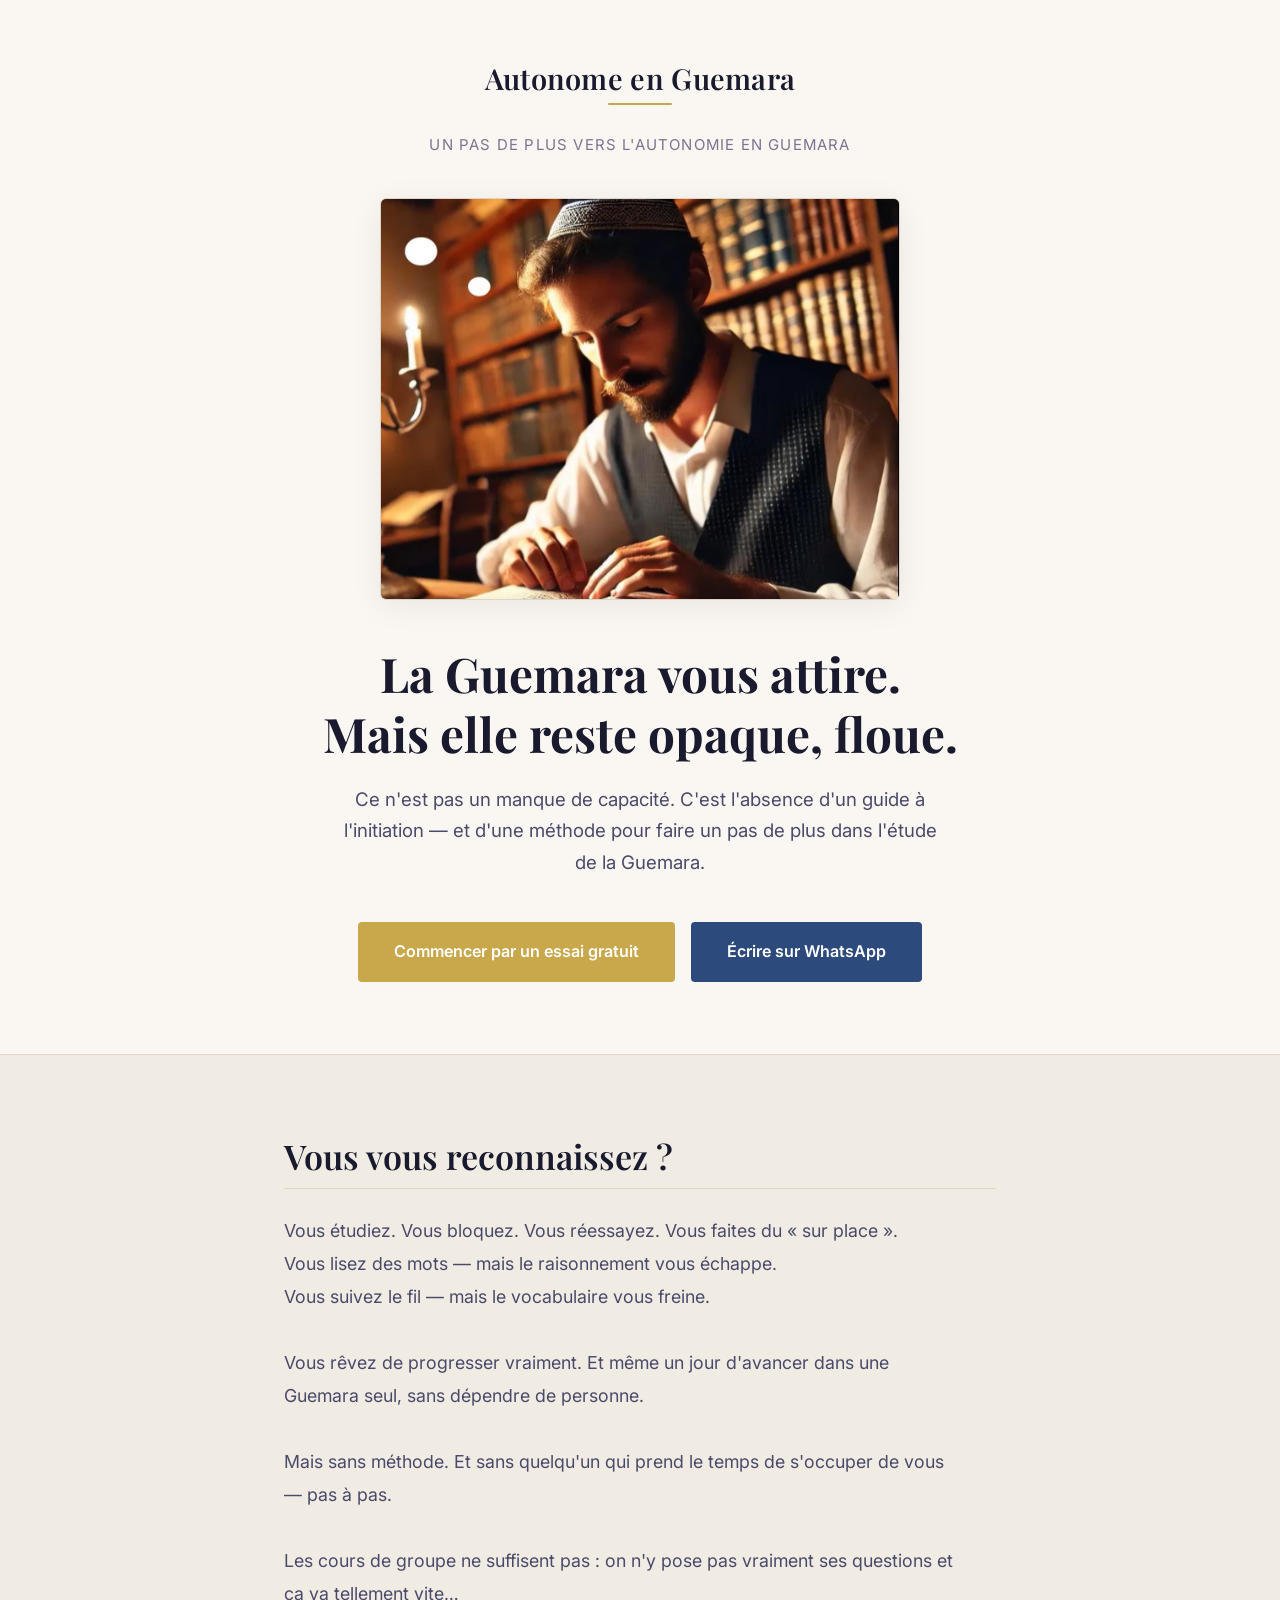
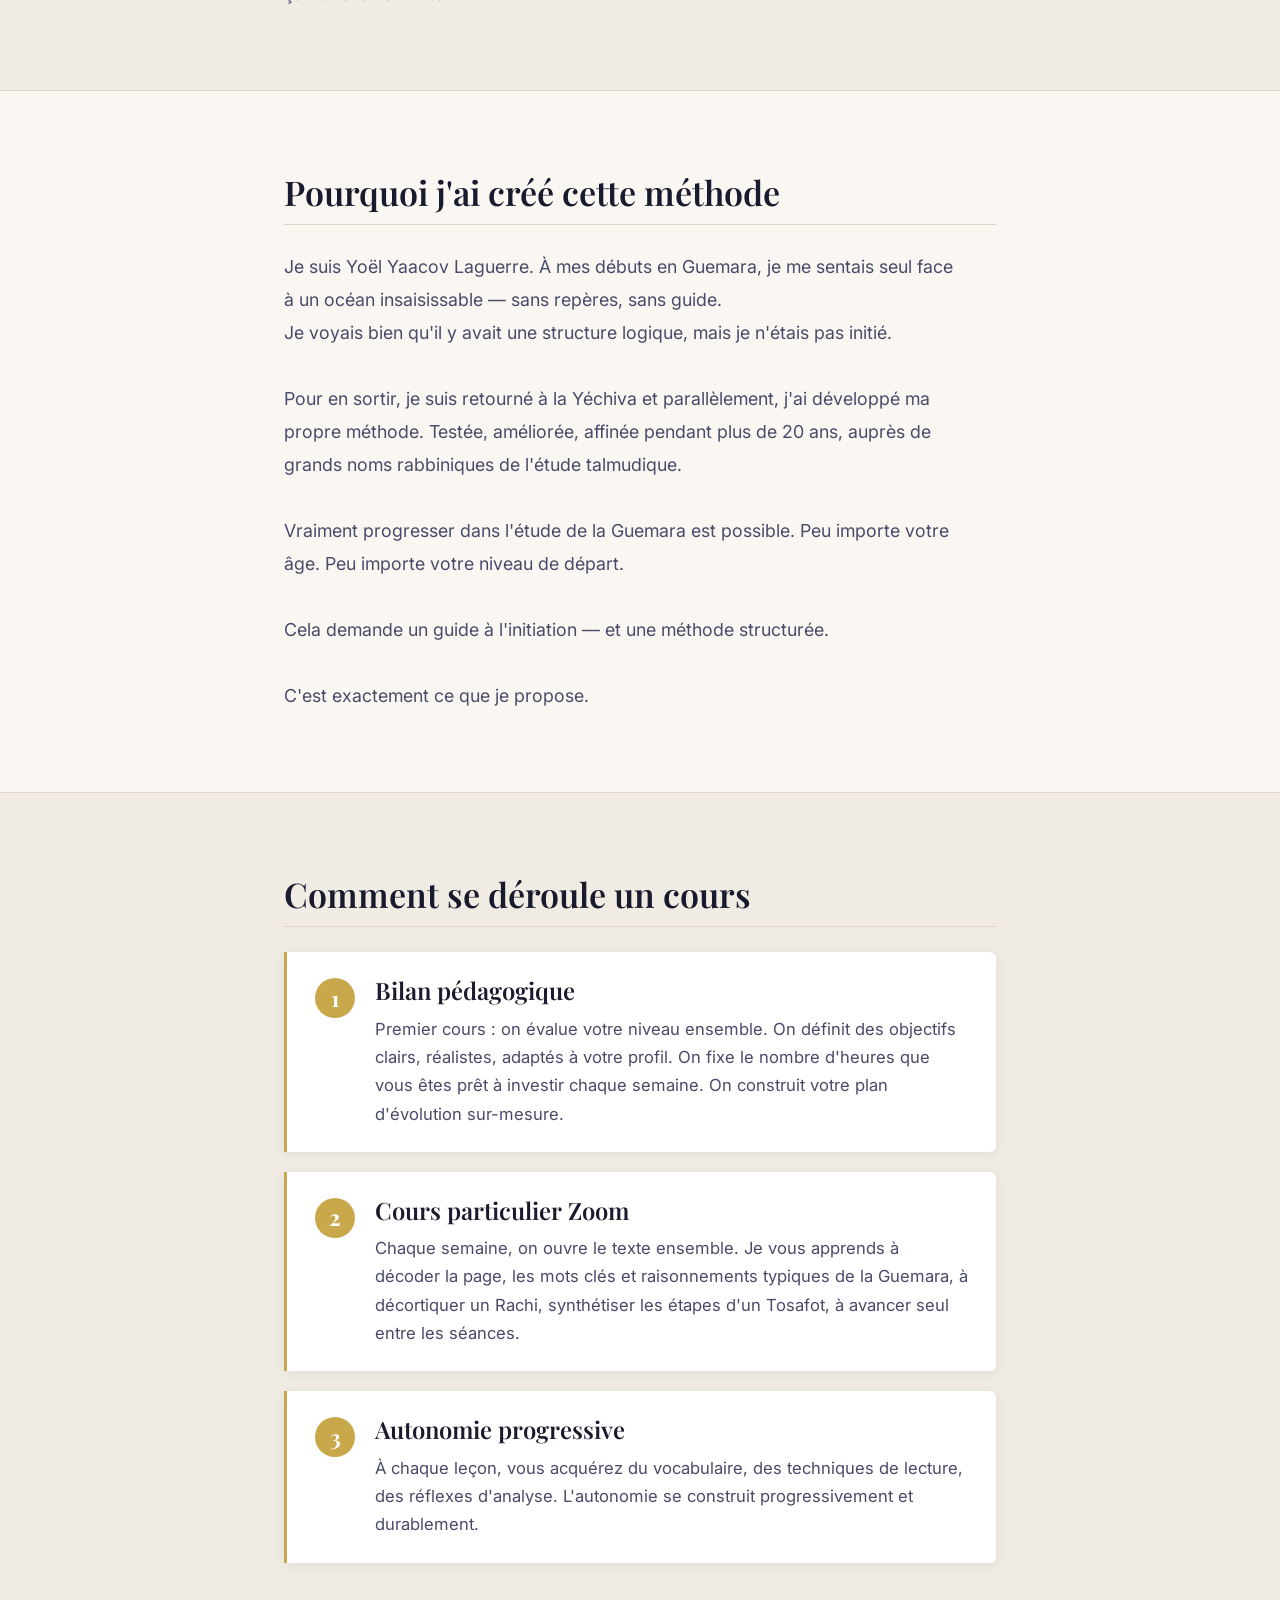
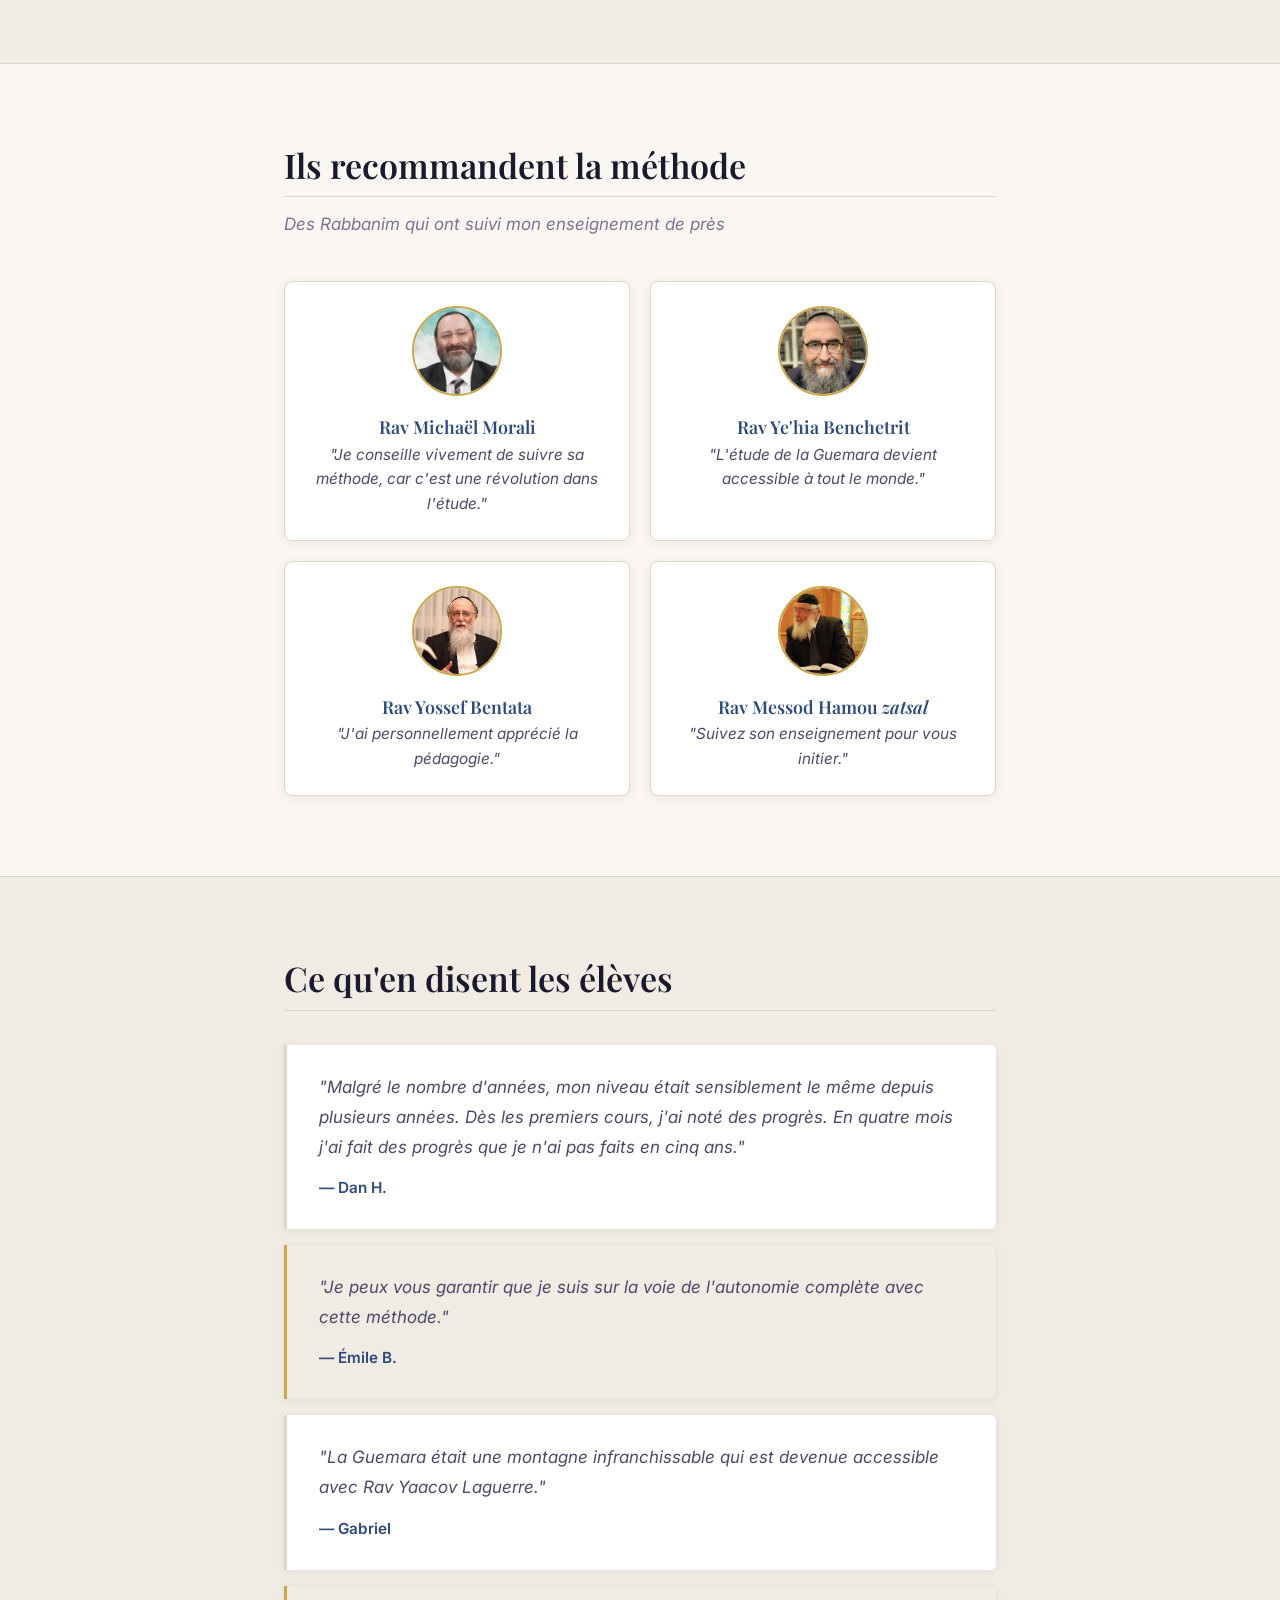
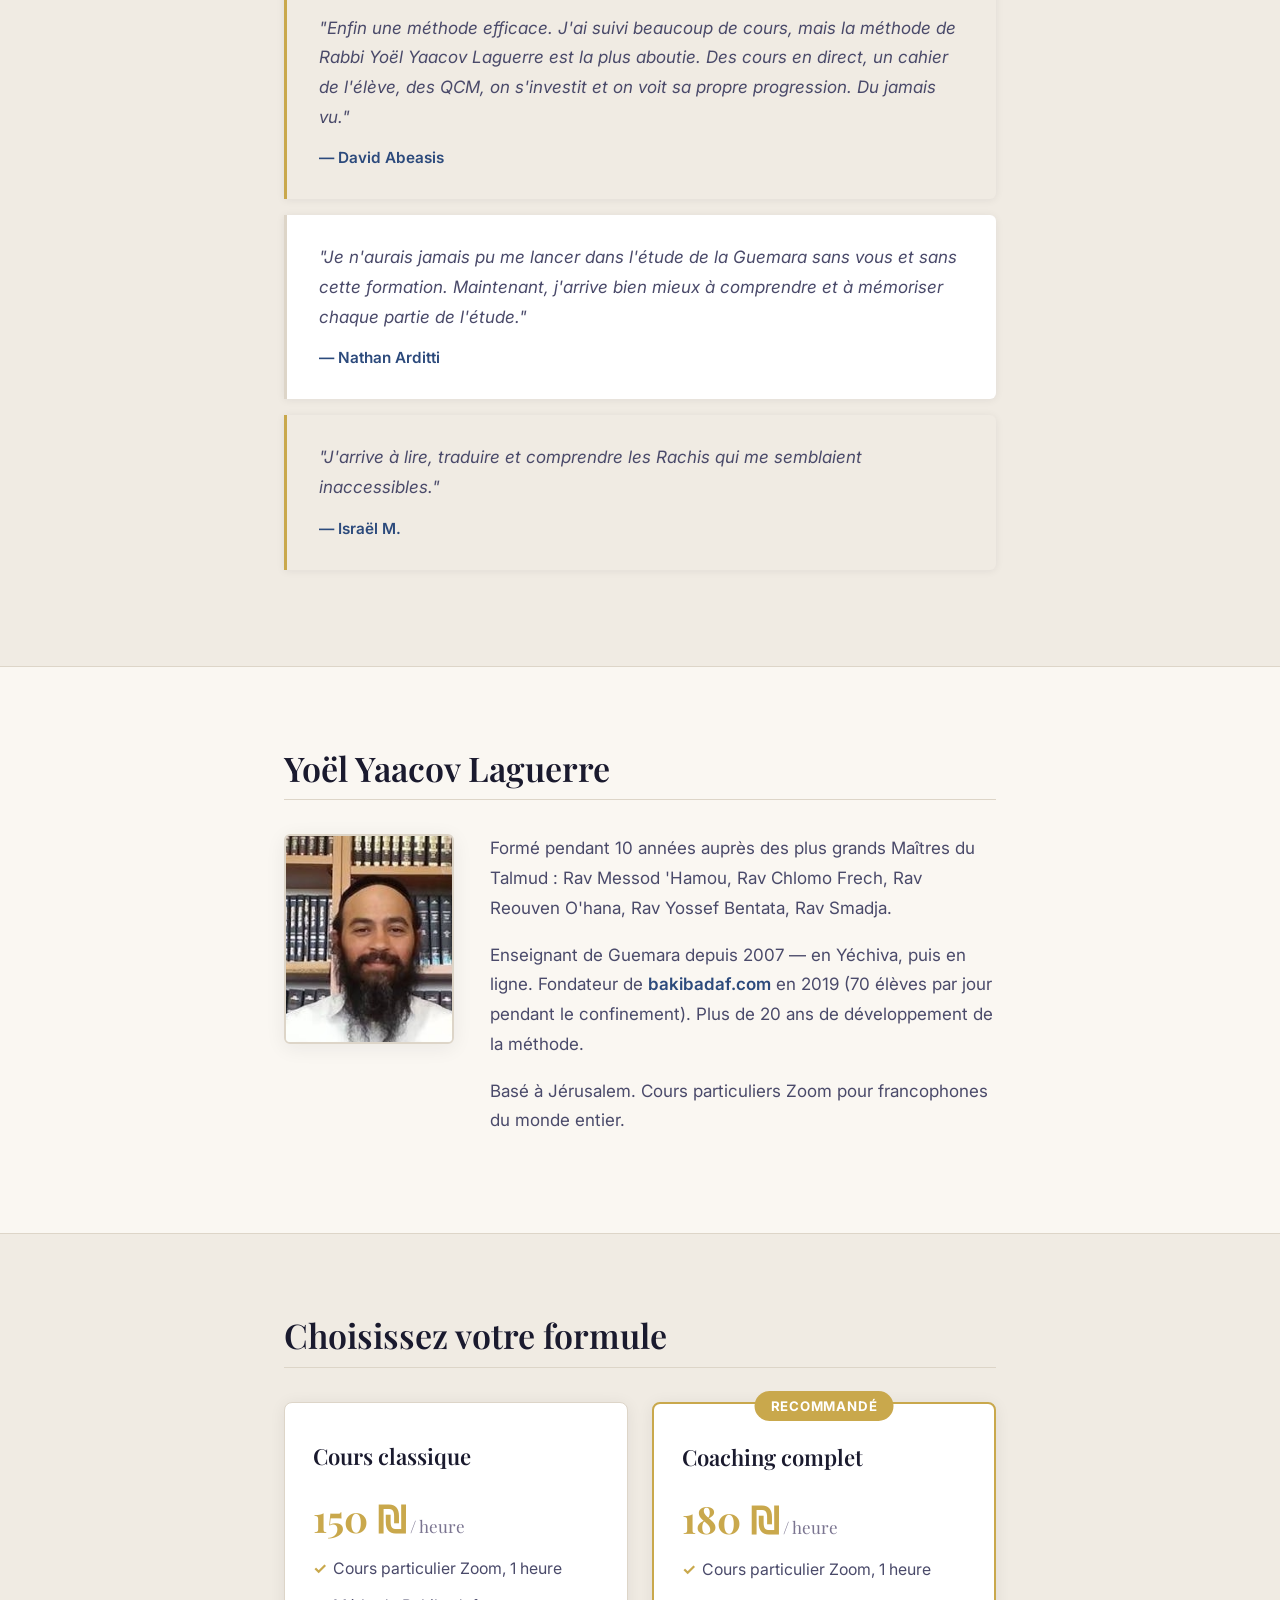
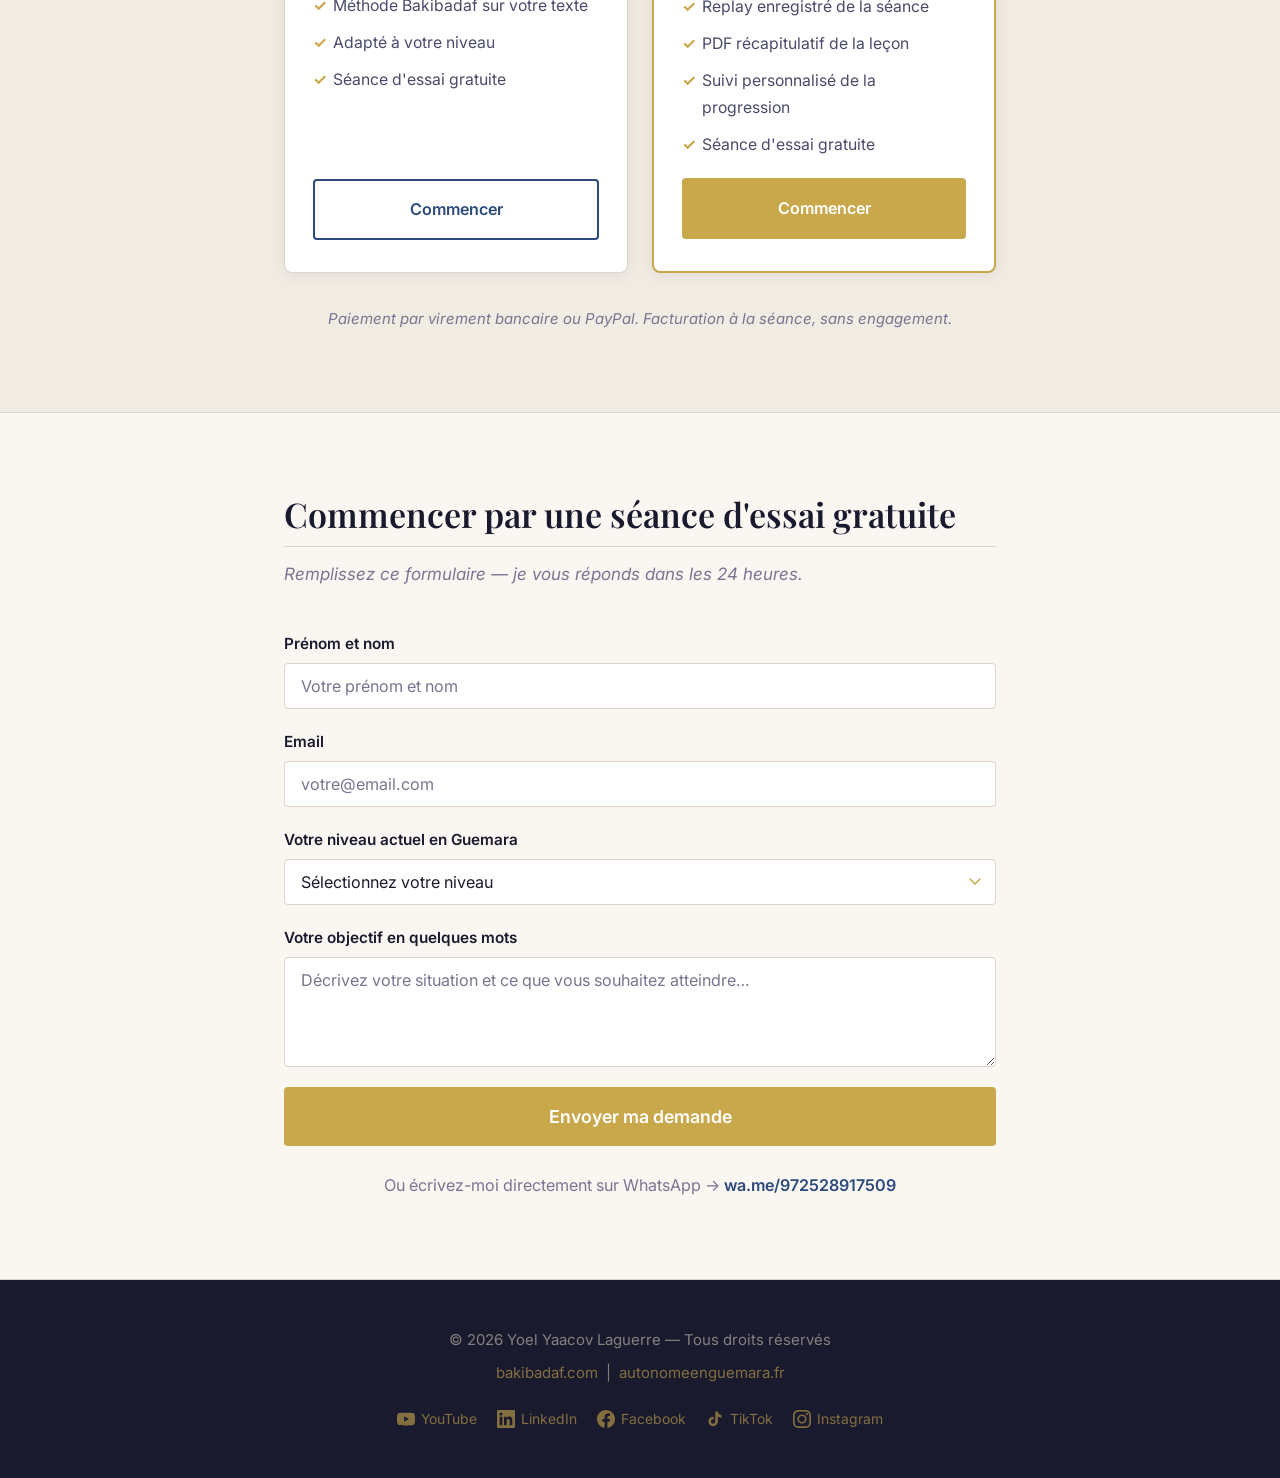
<file: index-v1.html>
<!DOCTYPE html>
<html lang="fr">
<head>
  <meta charset="UTF-8" />
  <meta name="viewport" content="width=device-width, initial-scale=1.0" />
  <title>V1 — Livre de Torah · Autonome en Guemara</title>
  <meta name="description" content="Un pas de plus vers l'autonomie en Guemara. Cours particuliers Zoom avec Rav Yoël Yaacov Laguerre." />
  <link rel="preconnect" href="https://fonts.googleapis.com" />
  <link rel="preconnect" href="https://fonts.gstatic.com" crossorigin />
  <link href="https://fonts.googleapis.com/css2?family=Playfair+Display:ital,wght@0,400;0,600;0,700;1,400&family=Inter:wght@400;500;600&display=swap" rel="stylesheet" />
  <link rel="stylesheet" href="style-base.css" />
  <style>
    /* ── V1 — Livre de Torah ── */
    :root {
      --fond:            #faf7f2;
      --fond-alt:        #f0ebe3;
      --texte:           #1a1a2e;
      --texte-doux:      #4a4a6a;
      --texte-leger:     #7a7490;
      --accent:          #c9a84c;
      --accent-clair:    #dbb95e;
      --accent-alpha:    rgba(201,168,76,0.15);
      --accent2:         #2c4a7c;
      --accent2-clair:   #3a5f9e;
      --accent2-alpha:   rgba(44,74,124,0.08);
      --separateur:      #ddd5c8;
      --card-fond:       #ffffff;
      --card-ombre:      rgba(26,26,46,0.07);
      --card-ombre-hover:rgba(26,26,46,0.13);
      --footer-fond:     #1a1a2e;
      --footer-texte:    rgba(240,230,208,0.5);
      --footer-lien:     rgba(201,168,76,0.6);
      --btn-accent-texte:#ffffff;
      --ff-titre: 'Playfair Display', Georgia, serif;
      --ff-corps: 'Inter', system-ui, sans-serif;
    }
  </style>
</head>
<body>

  <section class="hero">
    <div class="container">
      <div class="hero__logo-texte">
        <span class="hero__logo-titre">Autonome en Guemara</span>
        <span class="hero__logo-ligne"></span>
      </div>
      <div class="hero__sous-logo">Un pas de plus vers l'autonomie en Guemara</div>
      <div class="hero__image-wrap">
        <img src="images/hero.png" alt="Élève étudiant la Guemara à la bougie" class="hero__image" loading="eager" />
      </div>
      <h1 class="hero__titre">La Guemara vous attire.<br>Mais elle reste opaque, floue.</h1>
      <p class="hero__sous-titre">
        Ce n'est pas un manque de capacité. C'est l'absence d'un guide à l'initiation — et d'une méthode pour faire un pas de plus dans l'étude de la Guemara.
      </p>
      <div class="hero__cta">
        <a href="#formulaire" class="btn btn--accent">Commencer par un essai gratuit</a>
        <a href="https://wa.me/972528917509" class="btn btn--accent2" target="_blank" rel="noopener">Écrire sur WhatsApp</a>
      </div>
    </div>
  </section>

  <hr class="separateur" />

  <section class="section section--alt">
    <div class="container">
      <h2>Vous vous reconnaissez&nbsp;?</h2>
      <p class="prose">
        Vous étudiez. Vous bloquez. Vous réessayez. Vous faites du «&nbsp;sur place&nbsp;».<br>
        Vous lisez des mots — mais le raisonnement vous échappe.<br>
        Vous suivez le fil — mais le vocabulaire vous freine.<br><br>
        Vous rêvez de progresser vraiment. Et même un jour d'avancer dans une Guemara seul, sans dépendre de personne.<br><br>
        Mais sans méthode. Et sans quelqu'un qui prend le temps de s'occuper de vous — pas à pas.<br><br>
        Les cours de groupe ne suffisent pas&nbsp;: on n'y pose pas vraiment ses questions et ça va tellement vite…
      </p>
    </div>
  </section>

  <hr class="separateur" />

  <section class="section">
    <div class="container">
      <h2>Pourquoi j'ai créé cette méthode</h2>
      <p class="prose">
        Je suis Yoël Yaacov Laguerre. À mes débuts en Guemara, je me sentais seul face à un océan insaisissable — sans repères, sans guide.<br>
        Je voyais bien qu'il y avait une structure logique, mais je n'étais pas initié.<br><br>
        Pour en sortir, je suis retourné à la Yéchiva et parallèlement, j'ai développé ma propre méthode. Testée, améliorée, affinée pendant plus de 20 ans, auprès de grands noms rabbiniques de l'étude talmudique.<br><br>
        Vraiment progresser dans l'étude de la Guemara est possible. Peu importe votre âge. Peu importe votre niveau de départ.<br><br>
        Cela demande un guide à l'initiation — et une méthode structurée.<br><br>
        C'est exactement ce que je propose.
      </p>
    </div>
  </section>

  <hr class="separateur" />

  <section class="section section--alt">
    <div class="container">
      <h2>Comment se déroule un cours</h2>
      <div class="etape">
        <div class="etape__num">1</div>
        <div class="etape__corps">
          <h3>Bilan pédagogique</h3>
          <p>Premier cours&nbsp;: on évalue votre niveau ensemble. On définit des objectifs clairs, réalistes, adaptés à votre profil. On fixe le nombre d'heures que vous êtes prêt à investir chaque semaine. On construit votre plan d'évolution sur-mesure.</p>
        </div>
      </div>
      <div class="etape">
        <div class="etape__num">2</div>
        <div class="etape__corps">
          <h3>Cours particulier Zoom</h3>
          <p>Chaque semaine, on ouvre le texte ensemble. Je vous apprends à décoder la page, les mots clés et raisonnements typiques de la Guemara, à décortiquer un Rachi, synthétiser les étapes d'un Tosafot, à avancer seul entre les séances.</p>
        </div>
      </div>
      <div class="etape">
        <div class="etape__num">3</div>
        <div class="etape__corps">
          <h3>Autonomie progressive</h3>
          <p>À chaque leçon, vous acquérez du vocabulaire, des techniques de lecture, des réflexes d'analyse. L'autonomie se construit progressivement et durablement.</p>
        </div>
      </div>
    </div>
  </section>

  <hr class="separateur" />

  <section class="section" id="recommandations">
    <div class="container">
      <h2>Ils recommandent la méthode</h2>
      <p class="section__sous-titre">Des Rabbanim qui ont suivi mon enseignement de près</p>
      <div class="cards-grid">
        <article class="card-rav">
          <img src="images/rav_morali.png" alt="Rav Michaël Morali" class="card-rav__photo" loading="lazy" />
          <div class="card-rav__corps">
            <div class="card-rav__nom">Rav Michaël Morali</div>
            <blockquote class="card-rav__citation">"Je conseille vivement de suivre sa méthode, car c'est une révolution dans l'étude."</blockquote>
          </div>
        </article>
        <article class="card-rav">
          <img src="images/rav_benchetrit.png" alt="Rav Ye'hia Benchetrit" class="card-rav__photo" loading="lazy" />
          <div class="card-rav__corps">
            <div class="card-rav__nom">Rav Ye'hia Benchetrit</div>
            <blockquote class="card-rav__citation">"L'étude de la Guemara devient accessible à tout le monde."</blockquote>
          </div>
        </article>
        <article class="card-rav">
          <img src="images/rav_bentata.png" alt="Rav Yossef Bentata" class="card-rav__photo" loading="lazy" />
          <div class="card-rav__corps">
            <div class="card-rav__nom">Rav Yossef Bentata</div>
            <blockquote class="card-rav__citation">"J'ai personnellement apprécié la pédagogie."</blockquote>
          </div>
        </article>
        <article class="card-rav">
          <img src="images/rav_hamou.png" alt="Rav Messod Hamou zatsal" class="card-rav__photo" loading="lazy" />
          <div class="card-rav__corps">
            <div class="card-rav__nom">Rav Messod Hamou <em>zatsal</em></div>
            <blockquote class="card-rav__citation">"Suivez son enseignement pour vous initier."</blockquote>
          </div>
        </article>
      </div>
    </div>
  </section>

  <hr class="separateur" />

  <section class="section section--alt" id="temoignages">
    <div class="container">
      <h2>Ce qu'en disent les élèves</h2>
      <div class="temoignages-liste">
        <blockquote class="temoignage"><p>"Malgré le nombre d'années, mon niveau était sensiblement le même depuis plusieurs années. Dès les premiers cours, j'ai noté des progrès. En quatre mois j'ai fait des progrès que je n'ai pas faits en cinq ans."</p><footer>— <cite>Dan H.</cite></footer></blockquote>
        <blockquote class="temoignage temoignage--alt"><p>"Je peux vous garantir que je suis sur la voie de l'autonomie complète avec cette méthode."</p><footer>— <cite>Émile B.</cite></footer></blockquote>
        <blockquote class="temoignage"><p>"La Guemara était une montagne infranchissable qui est devenue accessible avec Rav Yaacov Laguerre."</p><footer>— <cite>Gabriel</cite></footer></blockquote>
        <blockquote class="temoignage temoignage--alt"><p>"Enfin une méthode efficace. J'ai suivi beaucoup de cours, mais la méthode de Rabbi Yoël Yaacov Laguerre est la plus aboutie. Des cours en direct, un cahier de l'élève, des QCM, on s'investit et on voit sa propre progression. Du jamais vu."</p><footer>— <cite>David Abeasis</cite></footer></blockquote>
        <blockquote class="temoignage"><p>"Je n'aurais jamais pu me lancer dans l'étude de la Guemara sans vous et sans cette formation. Maintenant, j'arrive bien mieux à comprendre et à mémoriser chaque partie de l'étude."</p><footer>— <cite>Nathan Arditti</cite></footer></blockquote>
        <blockquote class="temoignage temoignage--alt"><p>"J'arrive à lire, traduire et comprendre les Rachis qui me semblaient inaccessibles."</p><footer>— <cite>Israël M.</cite></footer></blockquote>
      </div>
    </div>
  </section>

  <hr class="separateur" />

  <section class="section" id="biographie">
    <div class="container">
      <h2>Yoël Yaacov Laguerre</h2>
      <div class="bio">
        <img src="images/rav_yaacov.jpg" alt="Rav Yoël Yaacov Laguerre" class="bio__photo" loading="lazy" />
        <div class="bio__texte">
          <p>Formé pendant 10 années auprès des plus grands Maîtres du Talmud&nbsp;: Rav Messod 'Hamou, Rav Chlomo Frech, Rav Reouven O'hana, Rav Yossef Bentata, Rav Smadja.</p>
          <p>Enseignant de Guemara depuis 2007 — en Yéchiva, puis en ligne. Fondateur de <strong>bakibadaf.com</strong> en 2019 (70 élèves par jour pendant le confinement). Plus de 20 ans de développement de la méthode.</p>
          <p>Basé à Jérusalem. Cours particuliers Zoom pour francophones du monde entier.</p>
        </div>
      </div>
    </div>
  </section>

  <hr class="separateur" />

  <section class="section section--alt" id="tarifs">
    <div class="container">
      <h2>Choisissez votre formule</h2>
      <div class="tarifs-grid">
        <article class="tarif-card">
          <h3 class="tarif-card__titre">Cours classique</h3>
          <div class="tarif-card__prix">150 ₪<span> / heure</span></div>
          <ul class="tarif-card__liste">
            <li>Cours particulier Zoom, 1 heure</li>
            <li>Méthode Bakibadaf sur votre texte</li>
            <li>Adapté à votre niveau</li>
            <li>Séance d'essai gratuite</li>
          </ul>
          <a href="#formulaire" class="btn btn--contour">Commencer</a>
        </article>
        <article class="tarif-card tarif-card--recommande">
          <div class="tarif-card__badge">Recommandé</div>
          <h3 class="tarif-card__titre">Coaching complet</h3>
          <div class="tarif-card__prix">180 ₪<span> / heure</span></div>
          <ul class="tarif-card__liste">
            <li>Cours particulier Zoom, 1 heure</li>
            <li>Replay enregistré de la séance</li>
            <li>PDF récapitulatif de la leçon</li>
            <li>Suivi personnalisé de la progression</li>
            <li>Séance d'essai gratuite</li>
          </ul>
          <a href="#formulaire" class="btn btn--accent">Commencer</a>
        </article>
      </div>
      <p class="tarifs__note">Paiement par virement bancaire ou PayPal. Facturation à la séance, sans engagement.</p>
    </div>
  </section>

  <hr class="separateur" />

  <section class="section" id="formulaire">
    <div class="container">
      <h2>Commencer par une séance d'essai gratuite</h2>
      <p class="section__sous-titre">Remplissez ce formulaire — je vous réponds dans les 24 heures.</p>
      <form action="https://formspree.io/f/xaewdpge" method="POST" class="formulaire">
        <input type="hidden" name="_next" value="https://autonomeenguemara.fr/merci.html" />
        <div class="formulaire__champ">
          <label for="nom">Prénom et nom</label>
          <input type="text" id="nom" name="nom" placeholder="Votre prénom et nom" required autocomplete="name" />
        </div>
        <div class="formulaire__champ">
          <label for="email">Email</label>
          <input type="email" id="email" name="email" placeholder="votre@email.com" required autocomplete="email" />
        </div>
        <div class="formulaire__champ">
          <label for="niveau">Votre niveau actuel en Guemara</label>
          <select id="niveau" name="niveau" required>
            <option value="" disabled selected>Sélectionnez votre niveau</option>
            <option value="debutant-complet">Débutant complet</option>
            <option value="vocabulaire">J'ai beaucoup de mal avec le vocabulaire</option>
            <option value="raisonnements">J'ai les mots mais je ne comprends pas les raisonnements</option>
            <option value="dependance">Je ne veux plus dépendre d'un Rav pour avancer</option>
            <option value="bases-autonomie">J'ai des bases mais je veux vraiment devenir autonome</option>
          </select>
        </div>
        <div class="formulaire__champ">
          <label for="objectif">Votre objectif en quelques mots</label>
          <textarea id="objectif" name="objectif" rows="4" placeholder="Décrivez votre situation et ce que vous souhaitez atteindre…"></textarea>
        </div>
        <button type="submit" class="btn btn--accent btn--large">Envoyer ma demande</button>
      </form>
      <p class="formulaire__whatsapp">
        Ou écrivez-moi directement sur WhatsApp →
        <a href="https://wa.me/972528917509" target="_blank" rel="noopener">wa.me/972528917509</a>
      </p>
    </div>
  </section>

  <footer class="footer">
    <div class="container">
      <p>© 2026 Yoel Yaacov Laguerre — Tous droits réservés</p>
      <p class="footer__liens-sites">
        <a href="https://bakibadaf.com" target="_blank" rel="noopener">bakibadaf.com</a>
        &nbsp;|&nbsp;
        <a href="https://autonomeenguemara.fr" target="_blank" rel="noopener">autonomeenguemara.fr</a>
      </p>
      <nav class="footer__reseaux" aria-label="Réseaux sociaux">
        <a href="https://www.youtube.com/@bakibadaf" target="_blank" rel="noopener" aria-label="YouTube">
          <svg viewBox="0 0 24 24" fill="currentColor"><path d="M23.498 6.186a2.995 2.995 0 0 0-2.107-2.12C19.416 3.5 12 3.5 12 3.5s-7.416 0-9.391.566A2.995 2.995 0 0 0 .502 6.186C0 8.18 0 12 0 12s0 3.82.502 5.814a2.995 2.995 0 0 0 2.107 2.12C4.584 20.5 12 20.5 12 20.5s7.416 0 9.391-.566a2.995 2.995 0 0 0 2.107-2.12C24 15.82 24 12 24 12s0-3.82-.502-5.814zM9.545 15.568V8.432L15.818 12l-6.273 3.568z"/></svg>
          YouTube
        </a>
        <a href="https://www.linkedin.com" target="_blank" rel="noopener" aria-label="LinkedIn">
          <svg viewBox="0 0 24 24" fill="currentColor"><path d="M20.447 20.452h-3.554v-5.569c0-1.328-.027-3.037-1.852-3.037-1.853 0-2.136 1.445-2.136 2.939v5.667H9.351V9h3.414v1.561h.046c.477-.9 1.637-1.85 3.37-1.85 3.601 0 4.267 2.37 4.267 5.455v6.286zM5.337 7.433a2.062 2.062 0 0 1-2.063-2.065 2.064 2.064 0 1 1 2.063 2.065zm1.782 13.019H3.555V9h3.564v11.452zM22.225 0H1.771C.792 0 0 .774 0 1.729v20.542C0 23.227.792 24 1.771 24h20.451C23.2 24 24 23.227 24 22.271V1.729C24 .774 23.2 0 22.222 0h.003z"/></svg>
          LinkedIn
        </a>
        <a href="https://www.facebook.com/bakibadaf" target="_blank" rel="noopener" aria-label="Facebook">
          <svg viewBox="0 0 24 24" fill="currentColor"><path d="M24 12.073C24 5.405 18.627 0 12 0S0 5.405 0 12.073C0 18.1 4.388 23.094 10.125 24v-8.437H7.078v-3.49h3.047V9.41c0-3.025 1.792-4.697 4.533-4.697 1.312 0 2.686.235 2.686.235v2.97h-1.513c-1.491 0-1.956.93-1.956 1.886v2.268h3.328l-.532 3.49h-2.796V24C19.612 23.094 24 18.1 24 12.073z"/></svg>
          Facebook
        </a>
        <a href="https://www.tiktok.com/@bakibadaf" target="_blank" rel="noopener" aria-label="TikTok">
          <svg viewBox="0 0 24 24" fill="currentColor"><path d="M19.59 6.69a4.83 4.83 0 0 1-3.77-4.25V2h-3.45v13.67a2.89 2.89 0 0 1-2.88 2.5 2.89 2.89 0 0 1-2.89-2.89 2.89 2.89 0 0 1 2.89-2.89c.28 0 .54.04.79.1V9.01a6.33 6.33 0 0 0-.79-.05 6.34 6.34 0 0 0-6.34 6.34 6.34 6.34 0 0 0 6.34 6.34 6.34 6.34 0 0 0 6.33-6.34V8.69a8.19 8.19 0 0 0 4.78 1.52V6.77a4.86 4.86 0 0 1-1.01-.08z"/></svg>
          TikTok
        </a>
        <a href="https://www.instagram.com/bakibadaf" target="_blank" rel="noopener" aria-label="Instagram">
          <svg viewBox="0 0 24 24" fill="currentColor"><path d="M12 2.163c3.204 0 3.584.012 4.85.07 3.252.148 4.771 1.691 4.919 4.919.058 1.265.069 1.645.069 4.849 0 3.205-.012 3.584-.069 4.849-.149 3.225-1.664 4.771-4.919 4.919-1.266.058-1.644.07-4.85.07-3.204 0-3.584-.012-4.849-.07-3.26-.149-4.771-1.699-4.919-4.92-.058-1.265-.07-1.644-.07-4.849 0-3.204.013-3.583.07-4.849.149-3.227 1.664-4.771 4.919-4.919 1.266-.057 1.645-.069 4.849-.069zm0-2.163c-3.259 0-3.667.014-4.947.072-4.358.2-6.78 2.618-6.98 6.98-.059 1.281-.073 1.689-.073 4.948 0 3.259.014 3.668.072 4.948.2 4.358 2.618 6.78 6.98 6.98 1.281.058 1.689.072 4.948.072 3.259 0 3.668-.014 4.948-.072 4.354-.2 6.782-2.618 6.979-6.98.059-1.28.073-1.689.073-4.948 0-3.259-.014-3.667-.072-4.947-.196-4.354-2.617-6.78-6.979-6.98-1.281-.059-1.69-.073-4.949-.073zm0 5.838a6.162 6.162 0 1 0 0 12.324 6.162 6.162 0 0 0 0-12.324zM12 16a4 4 0 1 1 0-8 4 4 0 0 1 0 8zm6.406-11.845a1.44 1.44 0 1 0 0 2.881 1.44 1.44 0 0 0 0-2.881z"/></svg>
          Instagram
        </a>
      </nav>
    </div>
  </footer>

</body>
</html>
</file>
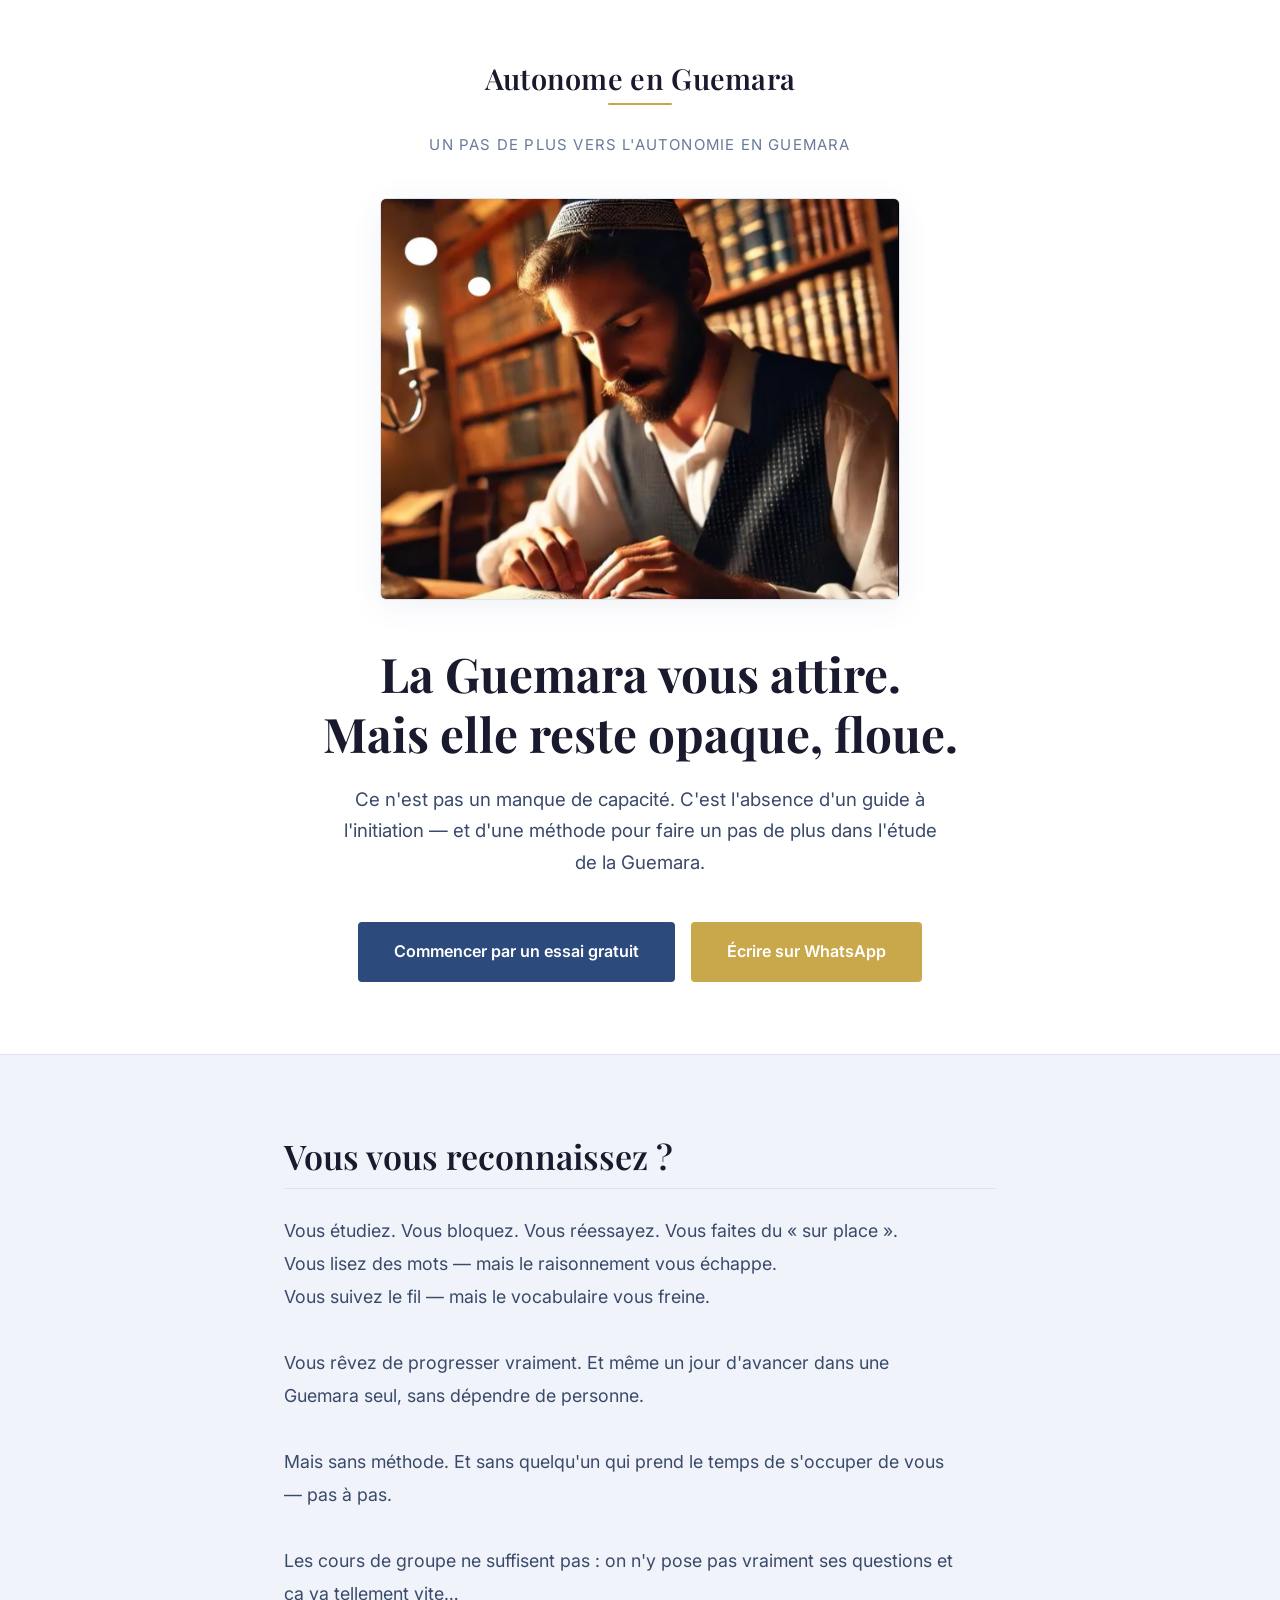
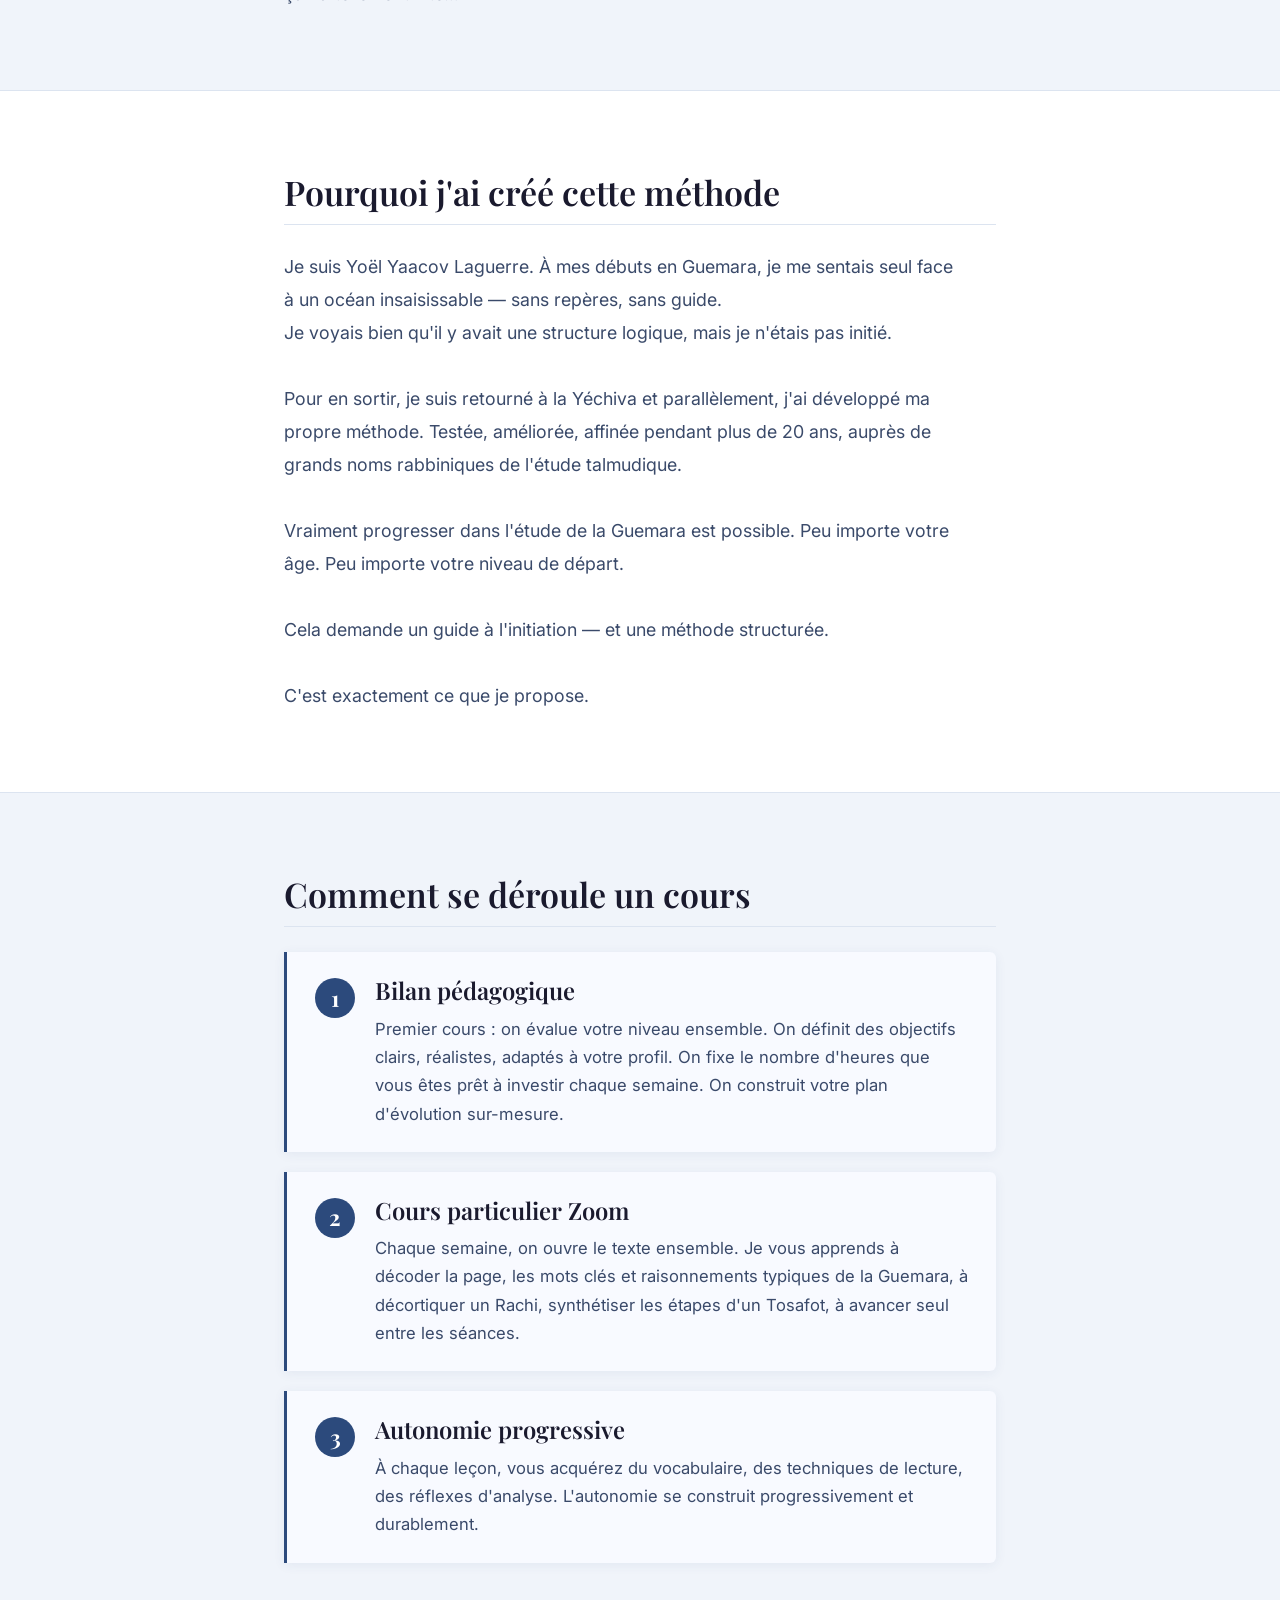
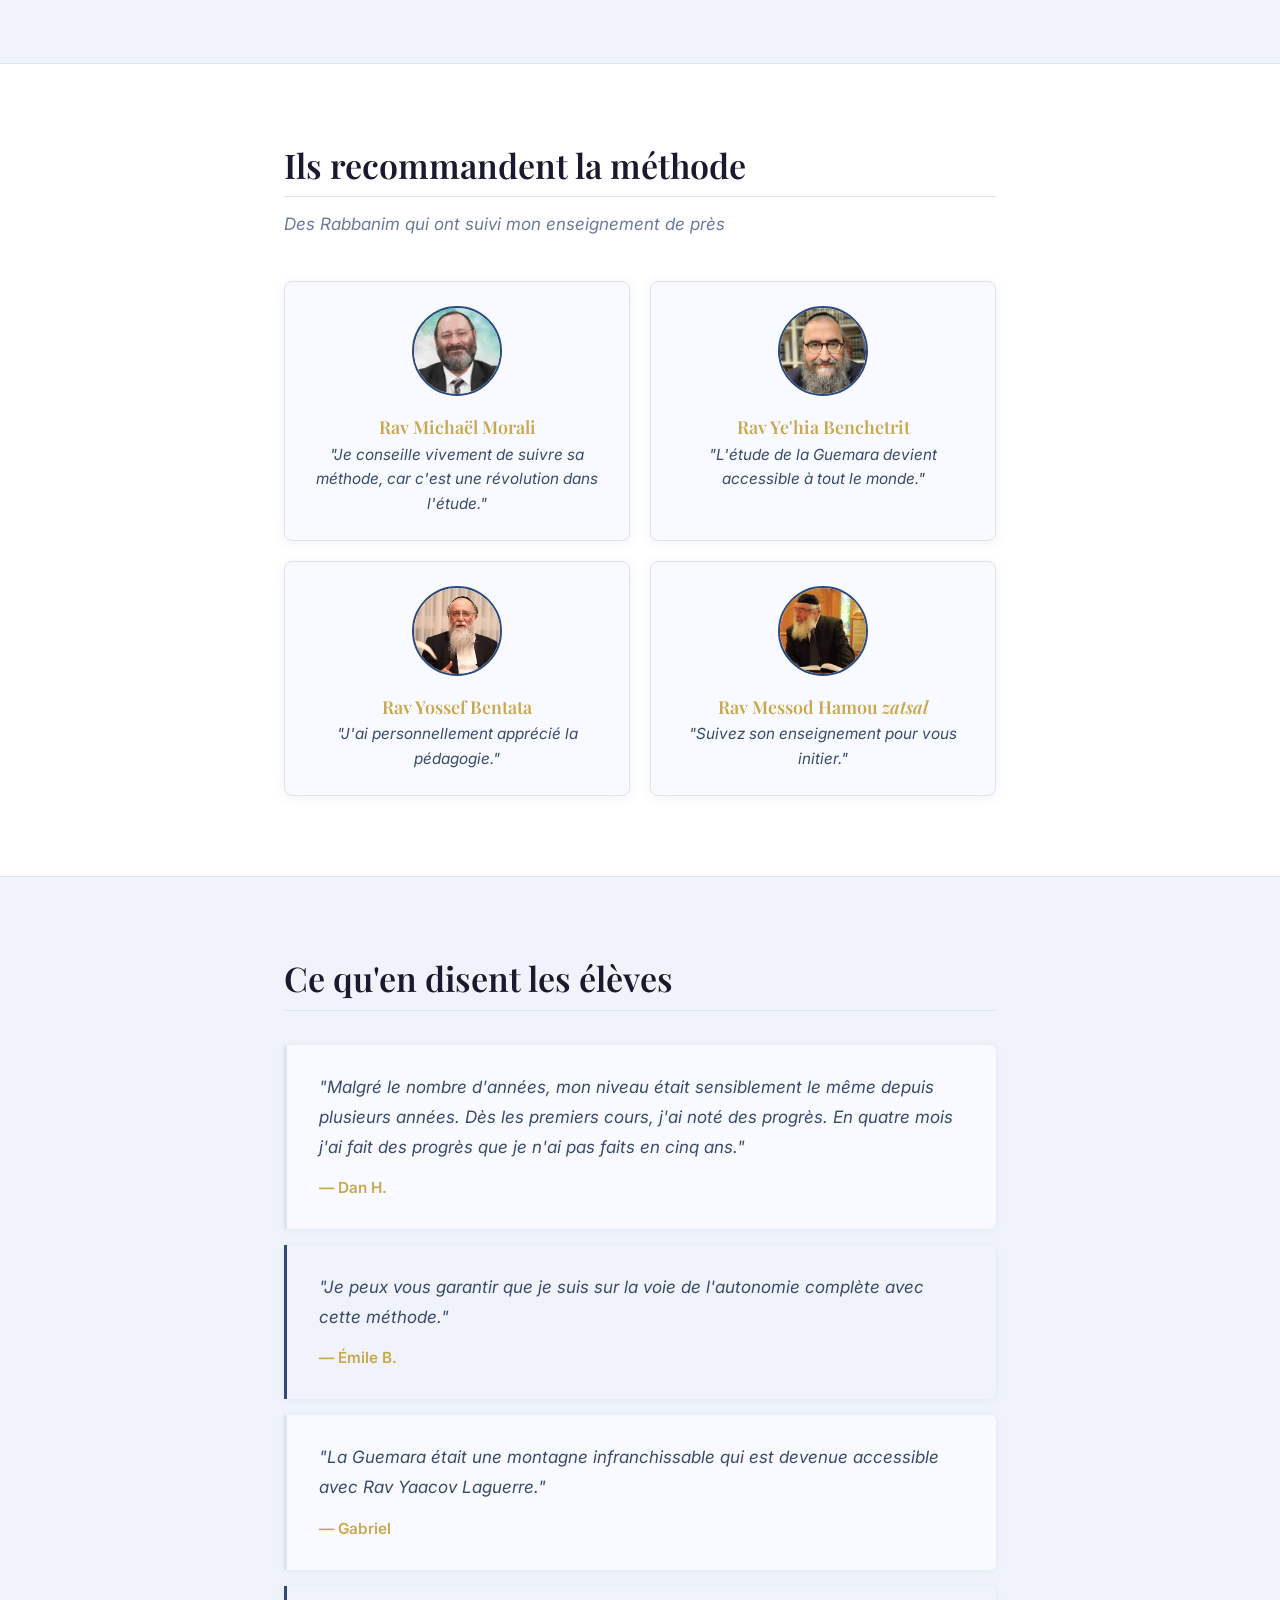
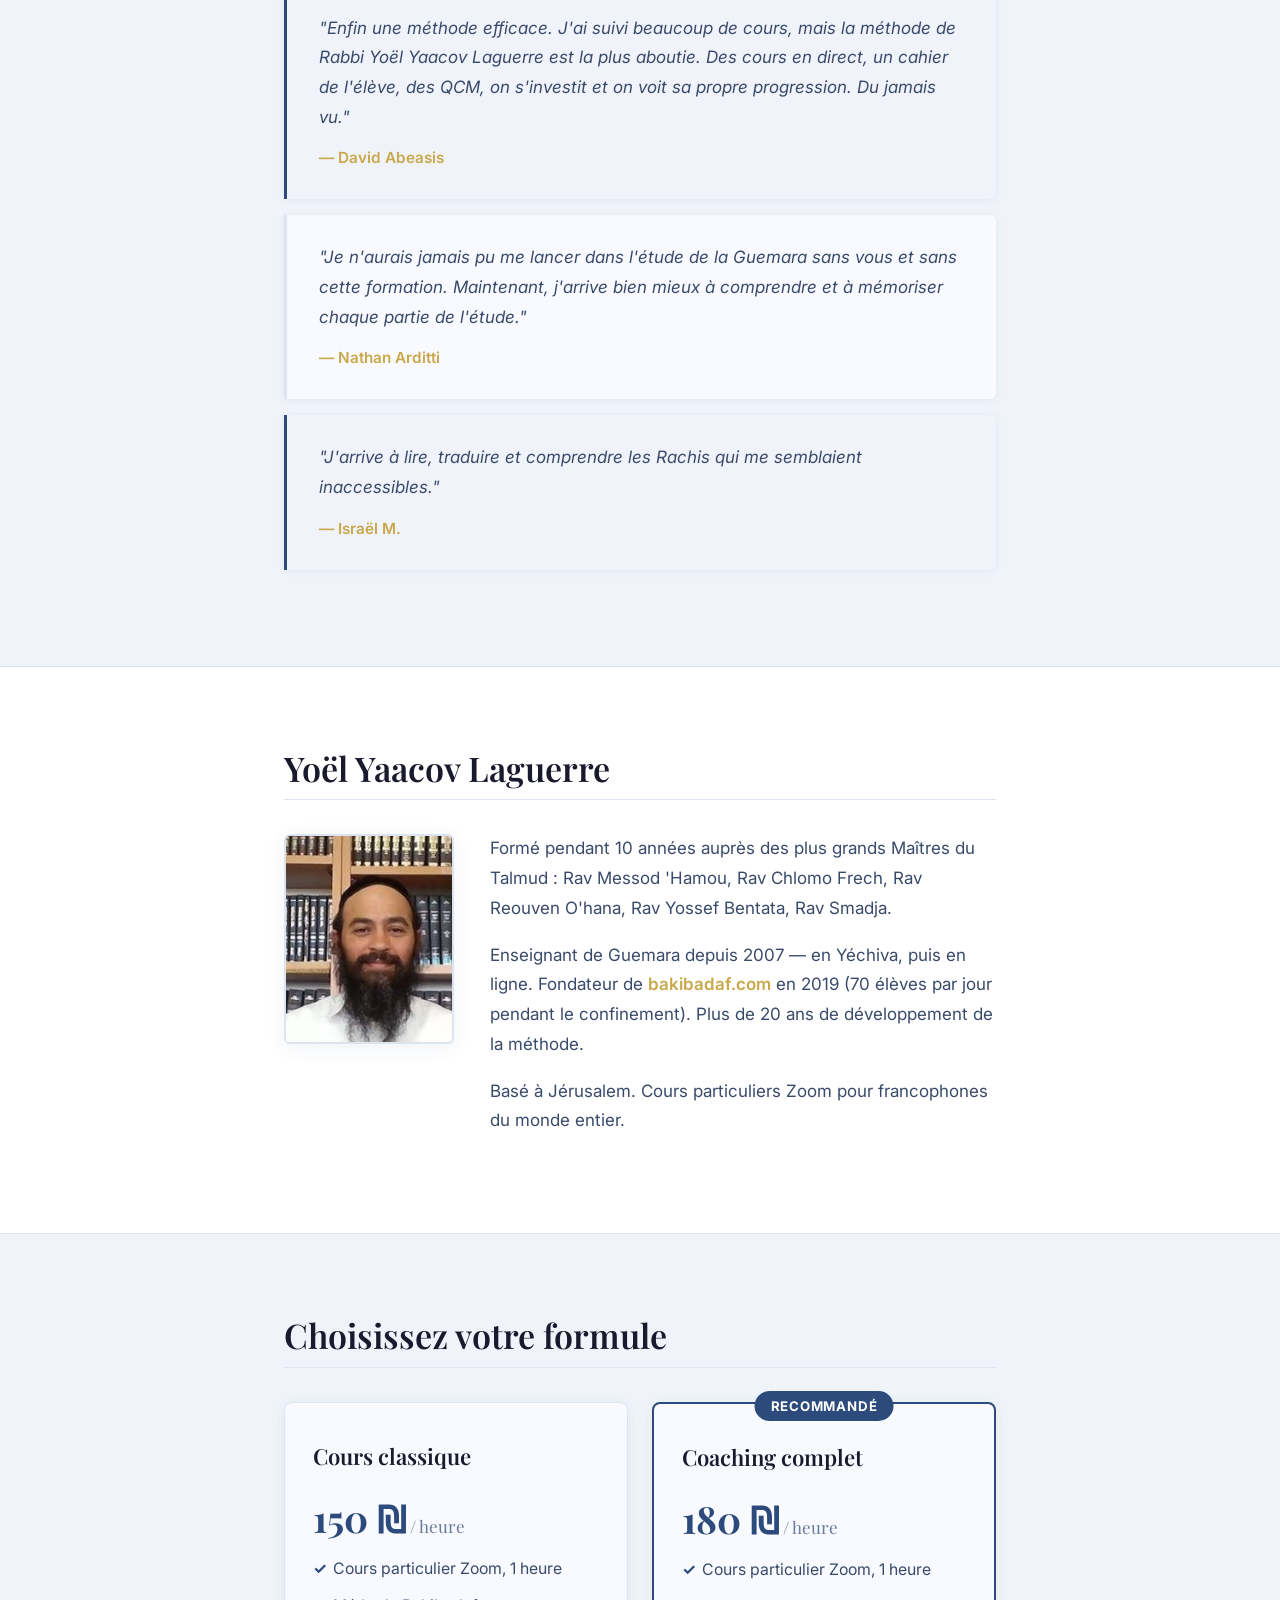
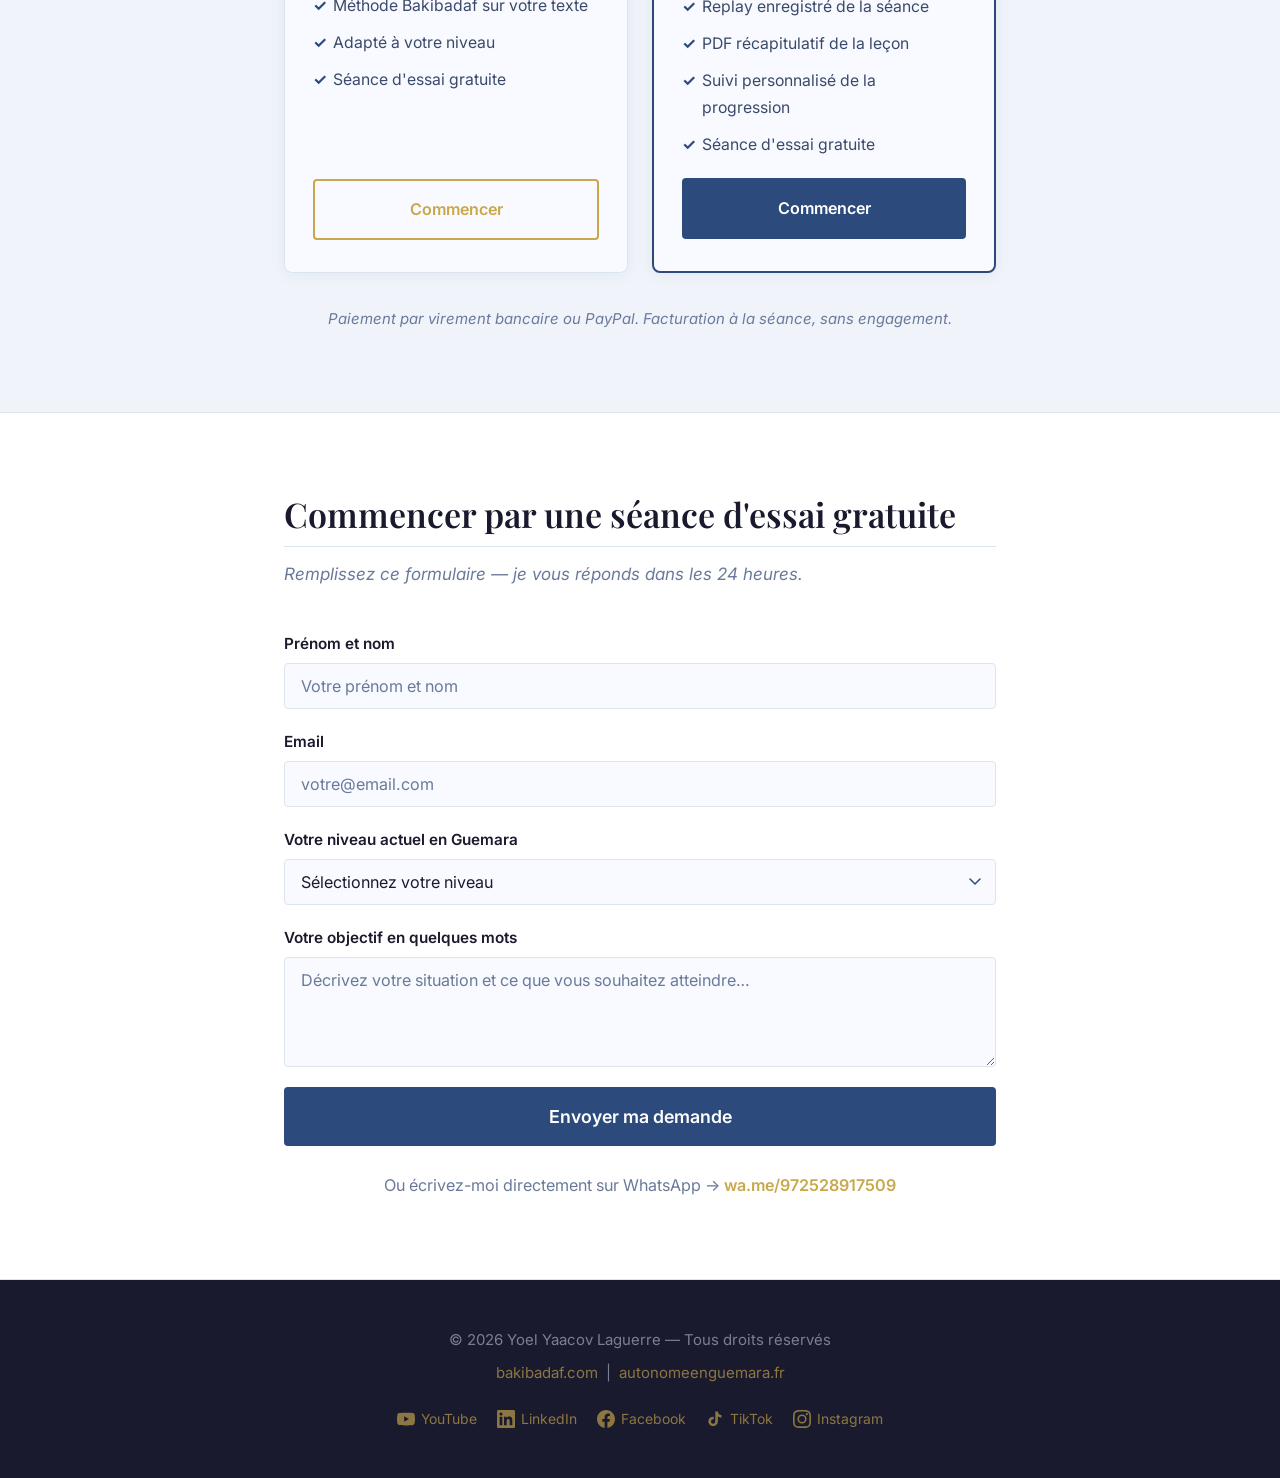
<file: index-v2.html>
<!DOCTYPE html>
<html lang="fr">
<head>
  <meta charset="UTF-8" />
  <meta name="viewport" content="width=device-width, initial-scale=1.0" />
  <title>V2 — Ciel de Jérusalem · Autonome en Guemara</title>
  <meta name="description" content="Un pas de plus vers l'autonomie en Guemara. Cours particuliers Zoom avec Rav Yoël Yaacov Laguerre." />
  <link rel="preconnect" href="https://fonts.googleapis.com" />
  <link rel="preconnect" href="https://fonts.gstatic.com" crossorigin />
  <link href="https://fonts.googleapis.com/css2?family=Playfair+Display:ital,wght@0,400;0,600;0,700;1,400&family=Inter:wght@400;500;600&display=swap" rel="stylesheet" />
  <link rel="stylesheet" href="style-base.css" />
  <style>
    /* ── V2 — Ciel de Jérusalem ── */
    :root {
      --fond:            #ffffff;
      --fond-alt:        #f0f4fa;
      --texte:           #1a1a2e;
      --texte-doux:      #3a4a6a;
      --texte-leger:     #6a7a9a;
      --accent:          #2c4a7c;
      --accent-clair:    #3a5f9e;
      --accent-alpha:    rgba(44,74,124,0.12);
      --accent2:         #c9a84c;
      --accent2-clair:   #dbb95e;
      --accent2-alpha:   rgba(201,168,76,0.1);
      --separateur:      #dce4f0;
      --card-fond:       #f8faff;
      --card-ombre:      rgba(44,74,124,0.07);
      --card-ombre-hover:rgba(44,74,124,0.13);
      --footer-fond:     #1a1a2e;
      --footer-texte:    rgba(220,228,240,0.5);
      --footer-lien:     rgba(201,168,76,0.65);
      --btn-accent-texte:#ffffff;
      --ff-titre: 'Playfair Display', Georgia, serif;
      --ff-corps: 'Inter', system-ui, sans-serif;
    }
    /* Sur V2, la ligne sous le logo est bleue */
    .hero__logo-ligne { background: var(--accent2); }
    /* Select arrow bleu */
    .formulaire__champ select {
      background-image: url("data:image/svg+xml,%3Csvg xmlns='http://www.w3.org/2000/svg' viewBox='0 0 12 8'%3E%3Cpath d='M1 1l5 5 5-5' stroke='%232c4a7c' stroke-width='1.5' fill='none' stroke-linecap='round'/%3E%3C/svg%3E");
    }
  </style>
</head>
<body>

  <section class="hero">
    <div class="container">
      <div class="hero__logo-texte">
        <span class="hero__logo-titre">Autonome en Guemara</span>
        <span class="hero__logo-ligne"></span>
      </div>
      <div class="hero__sous-logo">Un pas de plus vers l'autonomie en Guemara</div>
      <div class="hero__image-wrap">
        <img src="images/hero.png" alt="Élève étudiant la Guemara à la bougie" class="hero__image" loading="eager" />
      </div>
      <h1 class="hero__titre">La Guemara vous attire.<br>Mais elle reste opaque, floue.</h1>
      <p class="hero__sous-titre">
        Ce n'est pas un manque de capacité. C'est l'absence d'un guide à l'initiation — et d'une méthode pour faire un pas de plus dans l'étude de la Guemara.
      </p>
      <div class="hero__cta">
        <a href="#formulaire" class="btn btn--accent">Commencer par un essai gratuit</a>
        <a href="https://wa.me/972528917509" class="btn btn--accent2" target="_blank" rel="noopener">Écrire sur WhatsApp</a>
      </div>
    </div>
  </section>

  <hr class="separateur" />

  <section class="section section--alt">
    <div class="container">
      <h2>Vous vous reconnaissez&nbsp;?</h2>
      <p class="prose">
        Vous étudiez. Vous bloquez. Vous réessayez. Vous faites du «&nbsp;sur place&nbsp;».<br>
        Vous lisez des mots — mais le raisonnement vous échappe.<br>
        Vous suivez le fil — mais le vocabulaire vous freine.<br><br>
        Vous rêvez de progresser vraiment. Et même un jour d'avancer dans une Guemara seul, sans dépendre de personne.<br><br>
        Mais sans méthode. Et sans quelqu'un qui prend le temps de s'occuper de vous — pas à pas.<br><br>
        Les cours de groupe ne suffisent pas&nbsp;: on n'y pose pas vraiment ses questions et ça va tellement vite…
      </p>
    </div>
  </section>

  <hr class="separateur" />

  <section class="section">
    <div class="container">
      <h2>Pourquoi j'ai créé cette méthode</h2>
      <p class="prose">
        Je suis Yoël Yaacov Laguerre. À mes débuts en Guemara, je me sentais seul face à un océan insaisissable — sans repères, sans guide.<br>
        Je voyais bien qu'il y avait une structure logique, mais je n'étais pas initié.<br><br>
        Pour en sortir, je suis retourné à la Yéchiva et parallèlement, j'ai développé ma propre méthode. Testée, améliorée, affinée pendant plus de 20 ans, auprès de grands noms rabbiniques de l'étude talmudique.<br><br>
        Vraiment progresser dans l'étude de la Guemara est possible. Peu importe votre âge. Peu importe votre niveau de départ.<br><br>
        Cela demande un guide à l'initiation — et une méthode structurée.<br><br>
        C'est exactement ce que je propose.
      </p>
    </div>
  </section>

  <hr class="separateur" />

  <section class="section section--alt">
    <div class="container">
      <h2>Comment se déroule un cours</h2>
      <div class="etape">
        <div class="etape__num">1</div>
        <div class="etape__corps">
          <h3>Bilan pédagogique</h3>
          <p>Premier cours&nbsp;: on évalue votre niveau ensemble. On définit des objectifs clairs, réalistes, adaptés à votre profil. On fixe le nombre d'heures que vous êtes prêt à investir chaque semaine. On construit votre plan d'évolution sur-mesure.</p>
        </div>
      </div>
      <div class="etape">
        <div class="etape__num">2</div>
        <div class="etape__corps">
          <h3>Cours particulier Zoom</h3>
          <p>Chaque semaine, on ouvre le texte ensemble. Je vous apprends à décoder la page, les mots clés et raisonnements typiques de la Guemara, à décortiquer un Rachi, synthétiser les étapes d'un Tosafot, à avancer seul entre les séances.</p>
        </div>
      </div>
      <div class="etape">
        <div class="etape__num">3</div>
        <div class="etape__corps">
          <h3>Autonomie progressive</h3>
          <p>À chaque leçon, vous acquérez du vocabulaire, des techniques de lecture, des réflexes d'analyse. L'autonomie se construit progressivement et durablement.</p>
        </div>
      </div>
    </div>
  </section>

  <hr class="separateur" />

  <section class="section" id="recommandations">
    <div class="container">
      <h2>Ils recommandent la méthode</h2>
      <p class="section__sous-titre">Des Rabbanim qui ont suivi mon enseignement de près</p>
      <div class="cards-grid">
        <article class="card-rav">
          <img src="images/rav_morali.png" alt="Rav Michaël Morali" class="card-rav__photo" loading="lazy" />
          <div class="card-rav__corps">
            <div class="card-rav__nom">Rav Michaël Morali</div>
            <blockquote class="card-rav__citation">"Je conseille vivement de suivre sa méthode, car c'est une révolution dans l'étude."</blockquote>
          </div>
        </article>
        <article class="card-rav">
          <img src="images/rav_benchetrit.png" alt="Rav Ye'hia Benchetrit" class="card-rav__photo" loading="lazy" />
          <div class="card-rav__corps">
            <div class="card-rav__nom">Rav Ye'hia Benchetrit</div>
            <blockquote class="card-rav__citation">"L'étude de la Guemara devient accessible à tout le monde."</blockquote>
          </div>
        </article>
        <article class="card-rav">
          <img src="images/rav_bentata.png" alt="Rav Yossef Bentata" class="card-rav__photo" loading="lazy" />
          <div class="card-rav__corps">
            <div class="card-rav__nom">Rav Yossef Bentata</div>
            <blockquote class="card-rav__citation">"J'ai personnellement apprécié la pédagogie."</blockquote>
          </div>
        </article>
        <article class="card-rav">
          <img src="images/rav_hamou.png" alt="Rav Messod Hamou zatsal" class="card-rav__photo" loading="lazy" />
          <div class="card-rav__corps">
            <div class="card-rav__nom">Rav Messod Hamou <em>zatsal</em></div>
            <blockquote class="card-rav__citation">"Suivez son enseignement pour vous initier."</blockquote>
          </div>
        </article>
      </div>
    </div>
  </section>

  <hr class="separateur" />

  <section class="section section--alt" id="temoignages">
    <div class="container">
      <h2>Ce qu'en disent les élèves</h2>
      <div class="temoignages-liste">
        <blockquote class="temoignage"><p>"Malgré le nombre d'années, mon niveau était sensiblement le même depuis plusieurs années. Dès les premiers cours, j'ai noté des progrès. En quatre mois j'ai fait des progrès que je n'ai pas faits en cinq ans."</p><footer>— <cite>Dan H.</cite></footer></blockquote>
        <blockquote class="temoignage temoignage--alt"><p>"Je peux vous garantir que je suis sur la voie de l'autonomie complète avec cette méthode."</p><footer>— <cite>Émile B.</cite></footer></blockquote>
        <blockquote class="temoignage"><p>"La Guemara était une montagne infranchissable qui est devenue accessible avec Rav Yaacov Laguerre."</p><footer>— <cite>Gabriel</cite></footer></blockquote>
        <blockquote class="temoignage temoignage--alt"><p>"Enfin une méthode efficace. J'ai suivi beaucoup de cours, mais la méthode de Rabbi Yoël Yaacov Laguerre est la plus aboutie. Des cours en direct, un cahier de l'élève, des QCM, on s'investit et on voit sa propre progression. Du jamais vu."</p><footer>— <cite>David Abeasis</cite></footer></blockquote>
        <blockquote class="temoignage"><p>"Je n'aurais jamais pu me lancer dans l'étude de la Guemara sans vous et sans cette formation. Maintenant, j'arrive bien mieux à comprendre et à mémoriser chaque partie de l'étude."</p><footer>— <cite>Nathan Arditti</cite></footer></blockquote>
        <blockquote class="temoignage temoignage--alt"><p>"J'arrive à lire, traduire et comprendre les Rachis qui me semblaient inaccessibles."</p><footer>— <cite>Israël M.</cite></footer></blockquote>
      </div>
    </div>
  </section>

  <hr class="separateur" />

  <section class="section" id="biographie">
    <div class="container">
      <h2>Yoël Yaacov Laguerre</h2>
      <div class="bio">
        <img src="images/rav_yaacov.jpg" alt="Rav Yoël Yaacov Laguerre" class="bio__photo" loading="lazy" />
        <div class="bio__texte">
          <p>Formé pendant 10 années auprès des plus grands Maîtres du Talmud&nbsp;: Rav Messod 'Hamou, Rav Chlomo Frech, Rav Reouven O'hana, Rav Yossef Bentata, Rav Smadja.</p>
          <p>Enseignant de Guemara depuis 2007 — en Yéchiva, puis en ligne. Fondateur de <strong>bakibadaf.com</strong> en 2019 (70 élèves par jour pendant le confinement). Plus de 20 ans de développement de la méthode.</p>
          <p>Basé à Jérusalem. Cours particuliers Zoom pour francophones du monde entier.</p>
        </div>
      </div>
    </div>
  </section>

  <hr class="separateur" />

  <section class="section section--alt" id="tarifs">
    <div class="container">
      <h2>Choisissez votre formule</h2>
      <div class="tarifs-grid">
        <article class="tarif-card">
          <h3 class="tarif-card__titre">Cours classique</h3>
          <div class="tarif-card__prix">150 ₪<span> / heure</span></div>
          <ul class="tarif-card__liste">
            <li>Cours particulier Zoom, 1 heure</li>
            <li>Méthode Bakibadaf sur votre texte</li>
            <li>Adapté à votre niveau</li>
            <li>Séance d'essai gratuite</li>
          </ul>
          <a href="#formulaire" class="btn btn--contour">Commencer</a>
        </article>
        <article class="tarif-card tarif-card--recommande">
          <div class="tarif-card__badge">Recommandé</div>
          <h3 class="tarif-card__titre">Coaching complet</h3>
          <div class="tarif-card__prix">180 ₪<span> / heure</span></div>
          <ul class="tarif-card__liste">
            <li>Cours particulier Zoom, 1 heure</li>
            <li>Replay enregistré de la séance</li>
            <li>PDF récapitulatif de la leçon</li>
            <li>Suivi personnalisé de la progression</li>
            <li>Séance d'essai gratuite</li>
          </ul>
          <a href="#formulaire" class="btn btn--accent">Commencer</a>
        </article>
      </div>
      <p class="tarifs__note">Paiement par virement bancaire ou PayPal. Facturation à la séance, sans engagement.</p>
    </div>
  </section>

  <hr class="separateur" />

  <section class="section" id="formulaire">
    <div class="container">
      <h2>Commencer par une séance d'essai gratuite</h2>
      <p class="section__sous-titre">Remplissez ce formulaire — je vous réponds dans les 24 heures.</p>
      <form action="https://formspree.io/f/xaewdpge" method="POST" class="formulaire">
        <input type="hidden" name="_next" value="https://autonomeenguemara.fr/merci.html" />
        <div class="formulaire__champ">
          <label for="nom">Prénom et nom</label>
          <input type="text" id="nom" name="nom" placeholder="Votre prénom et nom" required autocomplete="name" />
        </div>
        <div class="formulaire__champ">
          <label for="email">Email</label>
          <input type="email" id="email" name="email" placeholder="votre@email.com" required autocomplete="email" />
        </div>
        <div class="formulaire__champ">
          <label for="niveau">Votre niveau actuel en Guemara</label>
          <select id="niveau" name="niveau" required>
            <option value="" disabled selected>Sélectionnez votre niveau</option>
            <option value="debutant-complet">Débutant complet</option>
            <option value="vocabulaire">J'ai beaucoup de mal avec le vocabulaire</option>
            <option value="raisonnements">J'ai les mots mais je ne comprends pas les raisonnements</option>
            <option value="dependance">Je ne veux plus dépendre d'un Rav pour avancer</option>
            <option value="bases-autonomie">J'ai des bases mais je veux vraiment devenir autonome</option>
          </select>
        </div>
        <div class="formulaire__champ">
          <label for="objectif">Votre objectif en quelques mots</label>
          <textarea id="objectif" name="objectif" rows="4" placeholder="Décrivez votre situation et ce que vous souhaitez atteindre…"></textarea>
        </div>
        <button type="submit" class="btn btn--accent btn--large">Envoyer ma demande</button>
      </form>
      <p class="formulaire__whatsapp">
        Ou écrivez-moi directement sur WhatsApp →
        <a href="https://wa.me/972528917509" target="_blank" rel="noopener">wa.me/972528917509</a>
      </p>
    </div>
  </section>

  <footer class="footer">
    <div class="container">
      <p>© 2026 Yoel Yaacov Laguerre — Tous droits réservés</p>
      <p class="footer__liens-sites">
        <a href="https://bakibadaf.com" target="_blank" rel="noopener">bakibadaf.com</a>
        &nbsp;|&nbsp;
        <a href="https://autonomeenguemara.fr" target="_blank" rel="noopener">autonomeenguemara.fr</a>
      </p>
      <nav class="footer__reseaux" aria-label="Réseaux sociaux">
        <a href="https://www.youtube.com/@bakibadaf" target="_blank" rel="noopener" aria-label="YouTube"><svg viewBox="0 0 24 24" fill="currentColor"><path d="M23.498 6.186a2.995 2.995 0 0 0-2.107-2.12C19.416 3.5 12 3.5 12 3.5s-7.416 0-9.391.566A2.995 2.995 0 0 0 .502 6.186C0 8.18 0 12 0 12s0 3.82.502 5.814a2.995 2.995 0 0 0 2.107 2.12C4.584 20.5 12 20.5 12 20.5s7.416 0 9.391-.566a2.995 2.995 0 0 0 2.107-2.12C24 15.82 24 12 24 12s0-3.82-.502-5.814zM9.545 15.568V8.432L15.818 12l-6.273 3.568z"/></svg>YouTube</a>
        <a href="https://www.linkedin.com" target="_blank" rel="noopener" aria-label="LinkedIn"><svg viewBox="0 0 24 24" fill="currentColor"><path d="M20.447 20.452h-3.554v-5.569c0-1.328-.027-3.037-1.852-3.037-1.853 0-2.136 1.445-2.136 2.939v5.667H9.351V9h3.414v1.561h.046c.477-.9 1.637-1.85 3.37-1.85 3.601 0 4.267 2.37 4.267 5.455v6.286zM5.337 7.433a2.062 2.062 0 0 1-2.063-2.065 2.064 2.064 0 1 1 2.063 2.065zm1.782 13.019H3.555V9h3.564v11.452zM22.225 0H1.771C.792 0 0 .774 0 1.729v20.542C0 23.227.792 24 1.771 24h20.451C23.2 24 24 23.227 24 22.271V1.729C24 .774 23.2 0 22.222 0h.003z"/></svg>LinkedIn</a>
        <a href="https://www.facebook.com/bakibadaf" target="_blank" rel="noopener" aria-label="Facebook"><svg viewBox="0 0 24 24" fill="currentColor"><path d="M24 12.073C24 5.405 18.627 0 12 0S0 5.405 0 12.073C0 18.1 4.388 23.094 10.125 24v-8.437H7.078v-3.49h3.047V9.41c0-3.025 1.792-4.697 4.533-4.697 1.312 0 2.686.235 2.686.235v2.97h-1.513c-1.491 0-1.956.93-1.956 1.886v2.268h3.328l-.532 3.49h-2.796V24C19.612 23.094 24 18.1 24 12.073z"/></svg>Facebook</a>
        <a href="https://www.tiktok.com/@bakibadaf" target="_blank" rel="noopener" aria-label="TikTok"><svg viewBox="0 0 24 24" fill="currentColor"><path d="M19.59 6.69a4.83 4.83 0 0 1-3.77-4.25V2h-3.45v13.67a2.89 2.89 0 0 1-2.88 2.5 2.89 2.89 0 0 1-2.89-2.89 2.89 2.89 0 0 1 2.89-2.89c.28 0 .54.04.79.1V9.01a6.33 6.33 0 0 0-.79-.05 6.34 6.34 0 0 0-6.34 6.34 6.34 6.34 0 0 0 6.34 6.34 6.34 6.34 0 0 0 6.33-6.34V8.69a8.19 8.19 0 0 0 4.78 1.52V6.77a4.86 4.86 0 0 1-1.01-.08z"/></svg>TikTok</a>
        <a href="https://www.instagram.com/bakibadaf" target="_blank" rel="noopener" aria-label="Instagram"><svg viewBox="0 0 24 24" fill="currentColor"><path d="M12 2.163c3.204 0 3.584.012 4.85.07 3.252.148 4.771 1.691 4.919 4.919.058 1.265.069 1.645.069 4.849 0 3.205-.012 3.584-.069 4.849-.149 3.225-1.664 4.771-4.919 4.919-1.266.058-1.644.07-4.85.07-3.204 0-3.584-.012-4.849-.07-3.26-.149-4.771-1.699-4.919-4.92-.058-1.265-.07-1.644-.07-4.849 0-3.204.013-3.583.07-4.849.149-3.227 1.664-4.771 4.919-4.919 1.266-.057 1.645-.069 4.849-.069zm0-2.163c-3.259 0-3.667.014-4.947.072-4.358.2-6.78 2.618-6.98 6.98-.059 1.281-.073 1.689-.073 4.948 0 3.259.014 3.668.072 4.948.2 4.358 2.618 6.78 6.98 6.98 1.281.058 1.689.072 4.948.072 3.259 0 3.668-.014 4.948-.072 4.354-.2 6.782-2.618 6.979-6.98.059-1.28.073-1.689.073-4.948 0-3.259-.014-3.667-.072-4.947-.196-4.354-2.617-6.78-6.979-6.98-1.281-.059-1.69-.073-4.949-.073zm0 5.838a6.162 6.162 0 1 0 0 12.324 6.162 6.162 0 0 0 0-12.324zM12 16a4 4 0 1 1 0-8 4 4 0 0 1 0 8zm6.406-11.845a1.44 1.44 0 1 0 0 2.881 1.44 1.44 0 0 0 0-2.881z"/></svg>Instagram</a>
      </nav>
    </div>
  </footer>

</body>
</html>
</file>
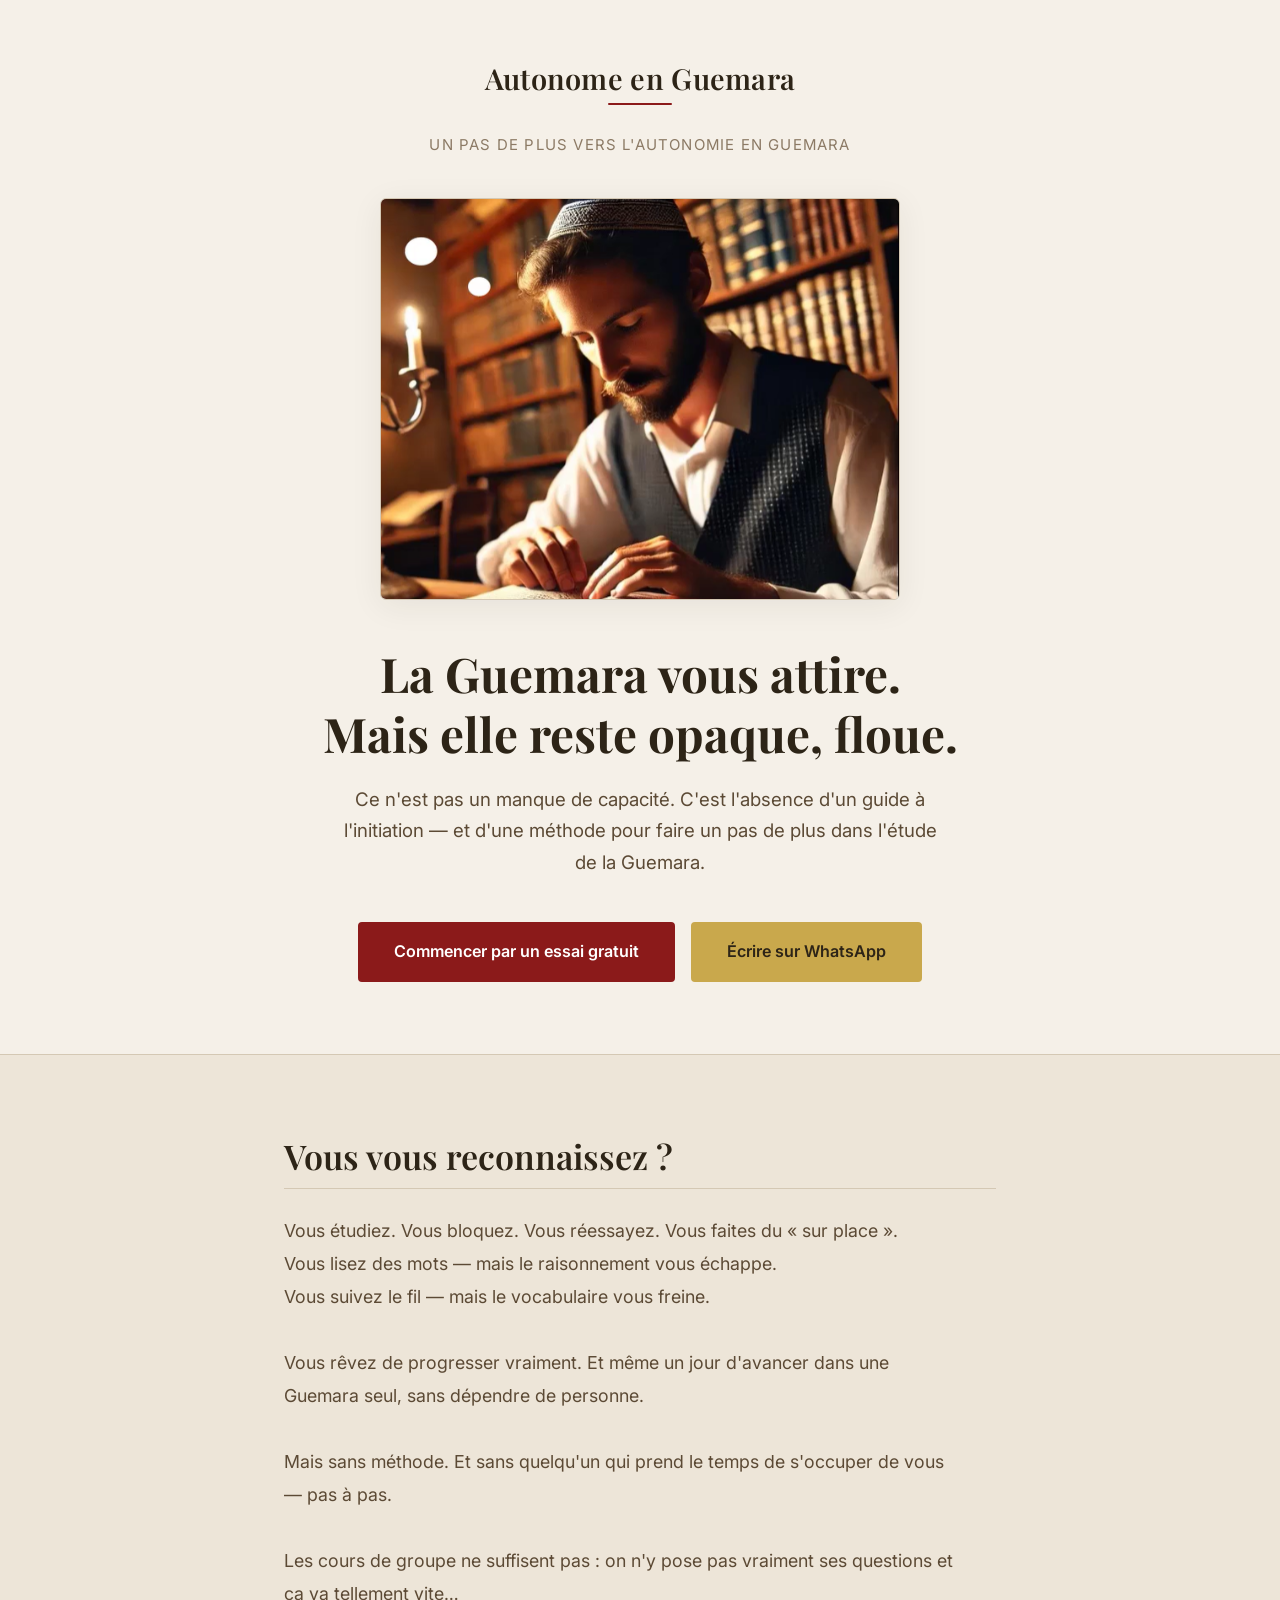
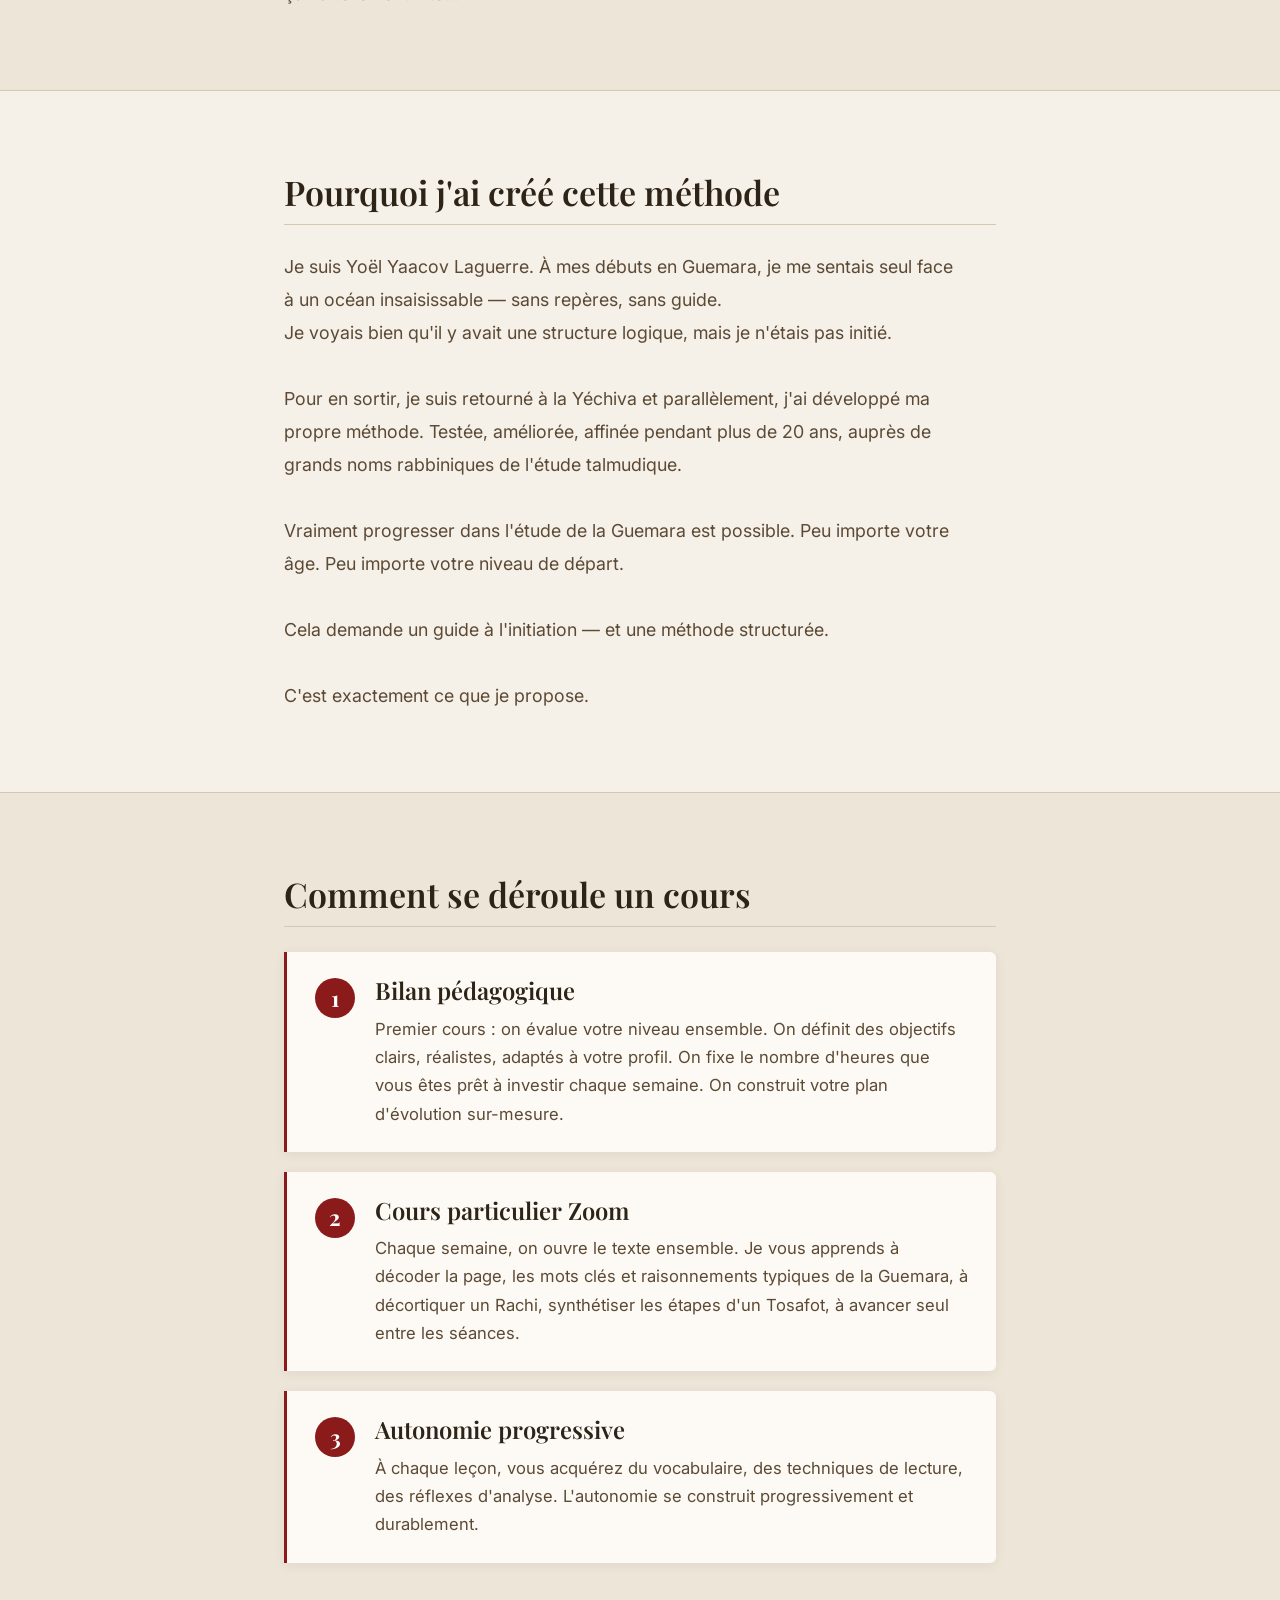
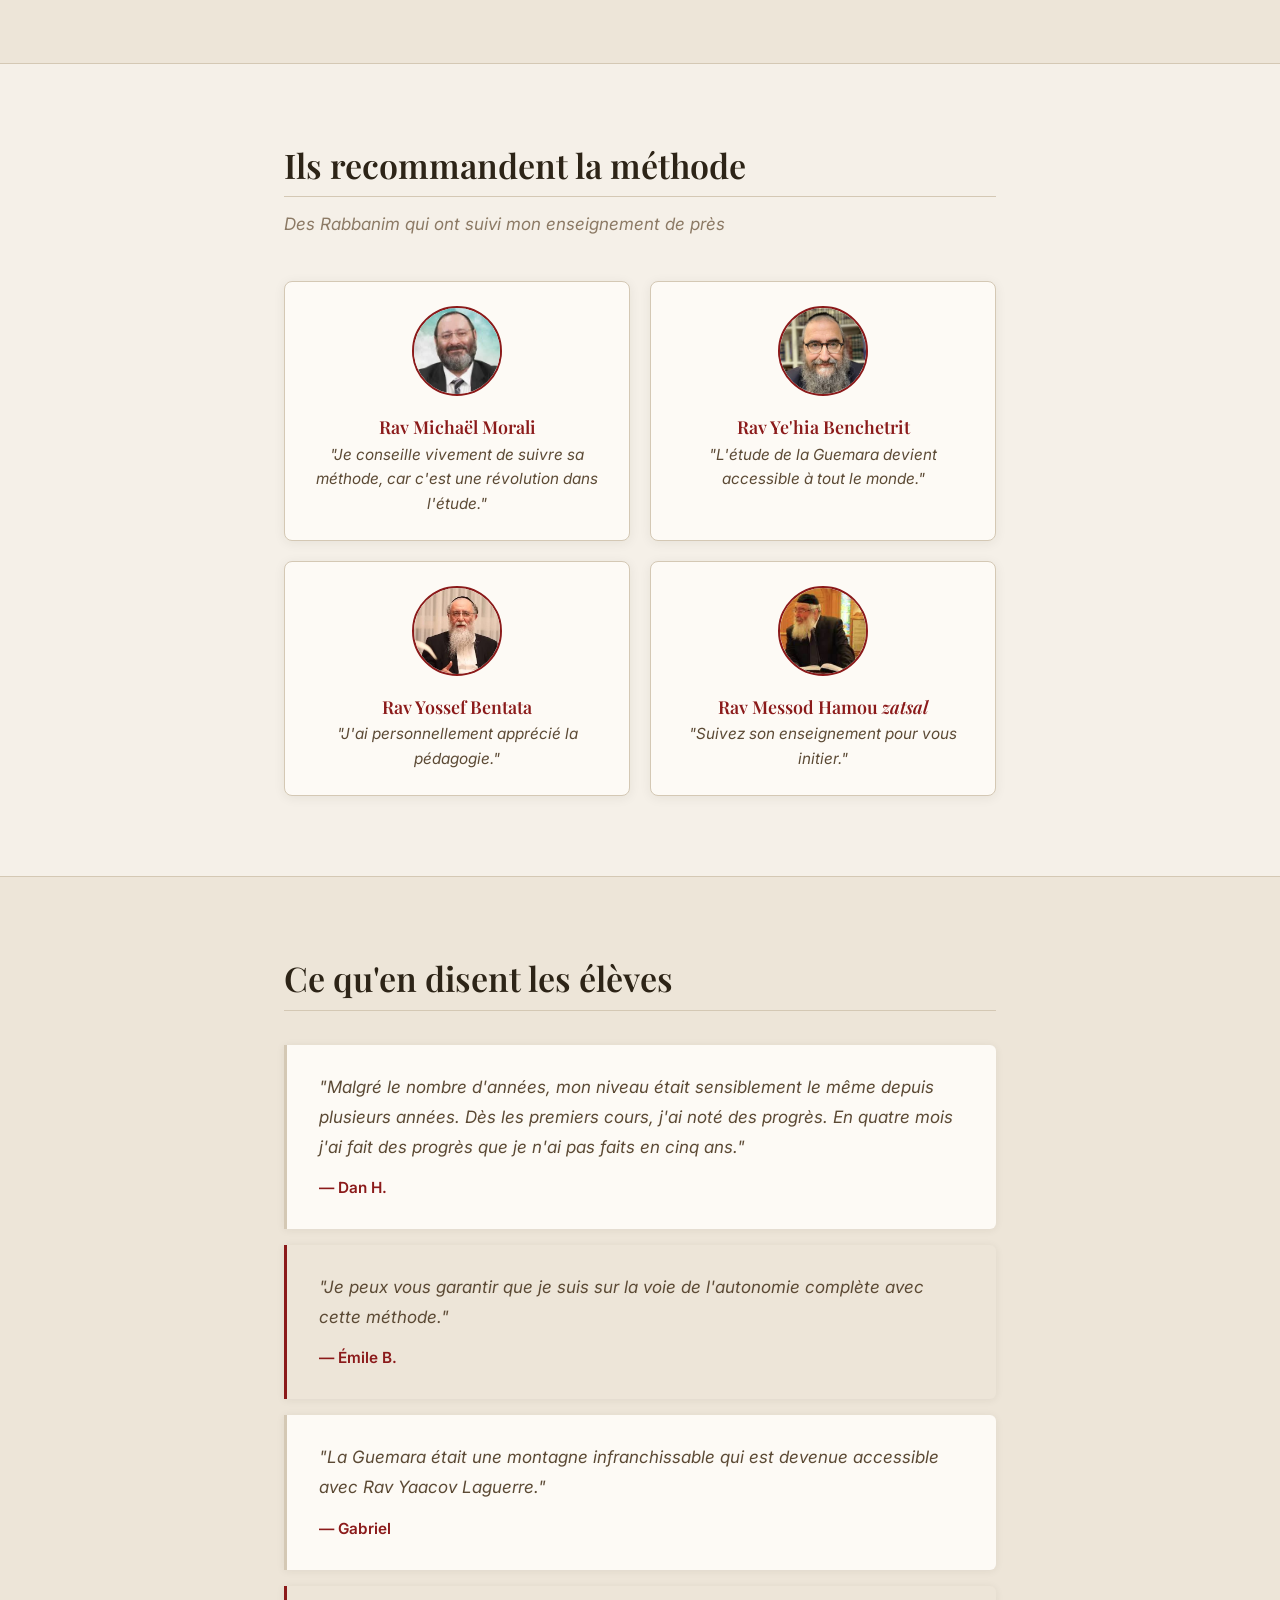
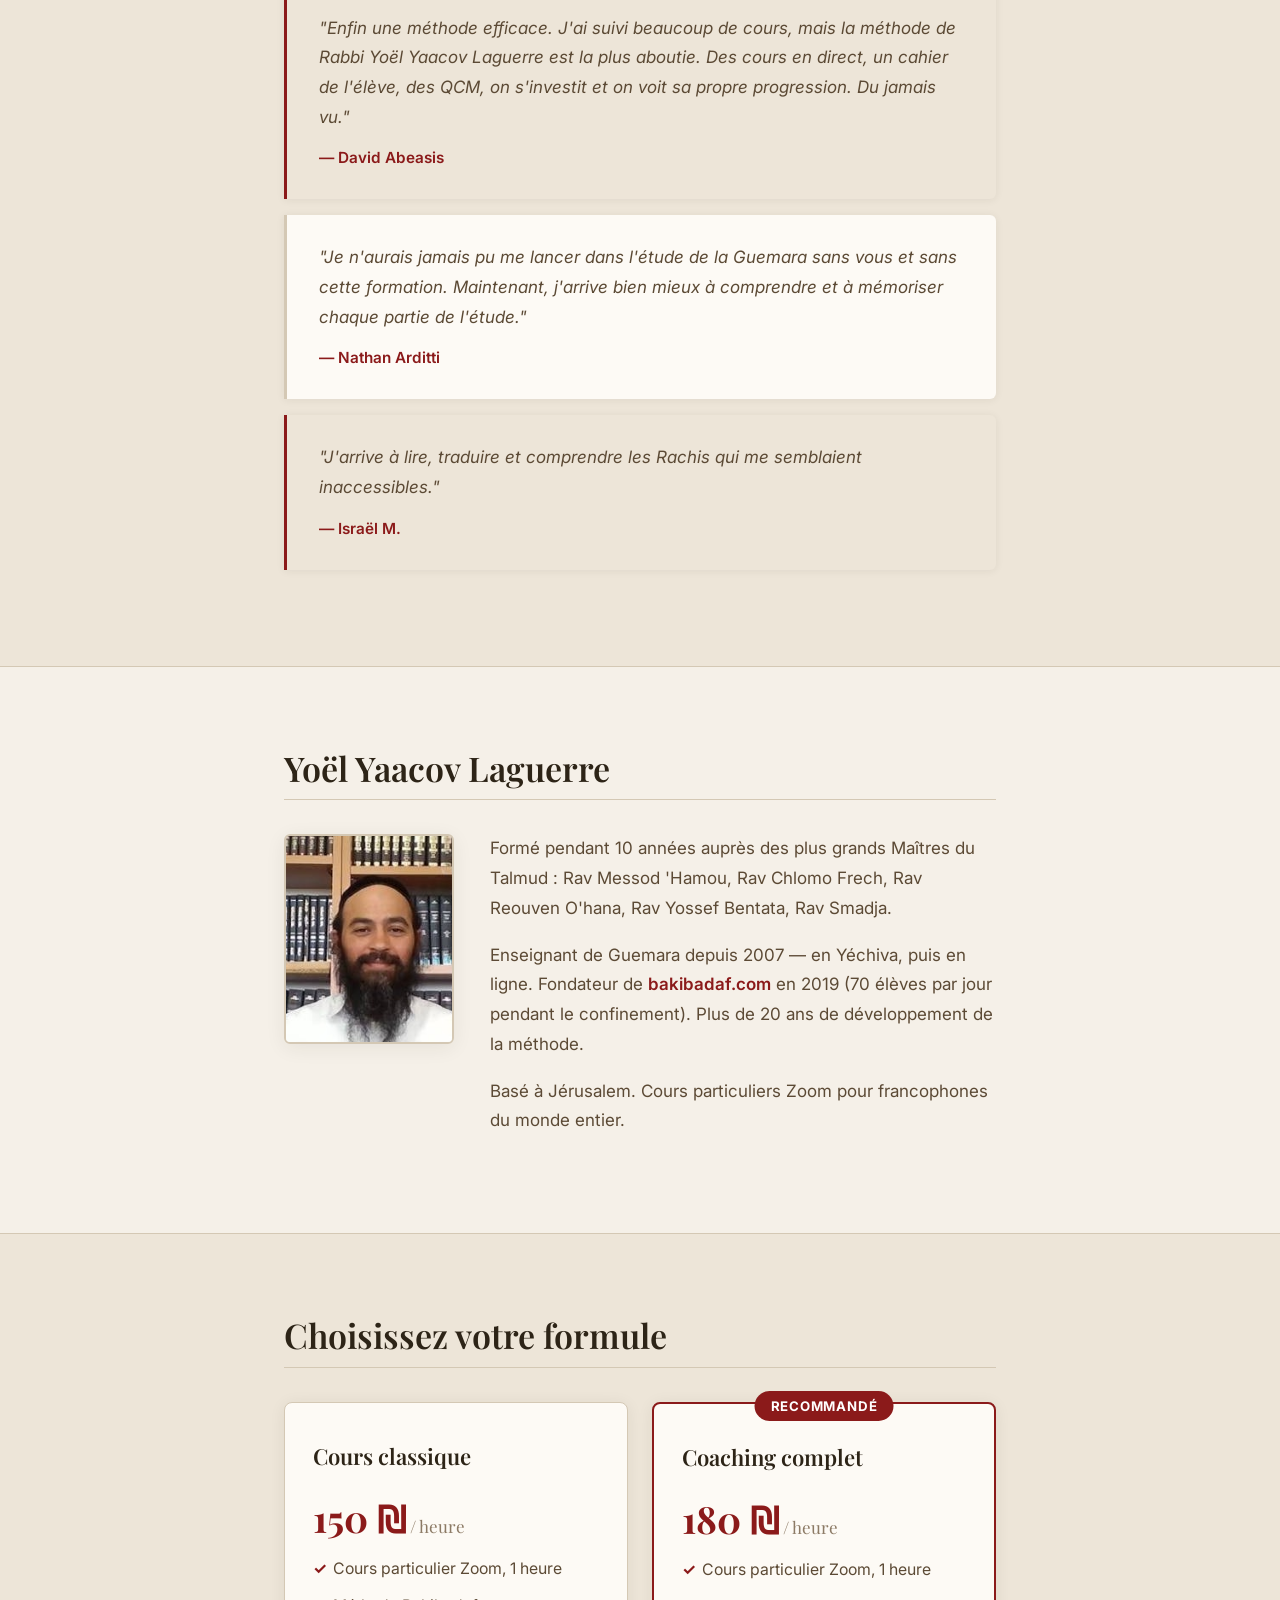
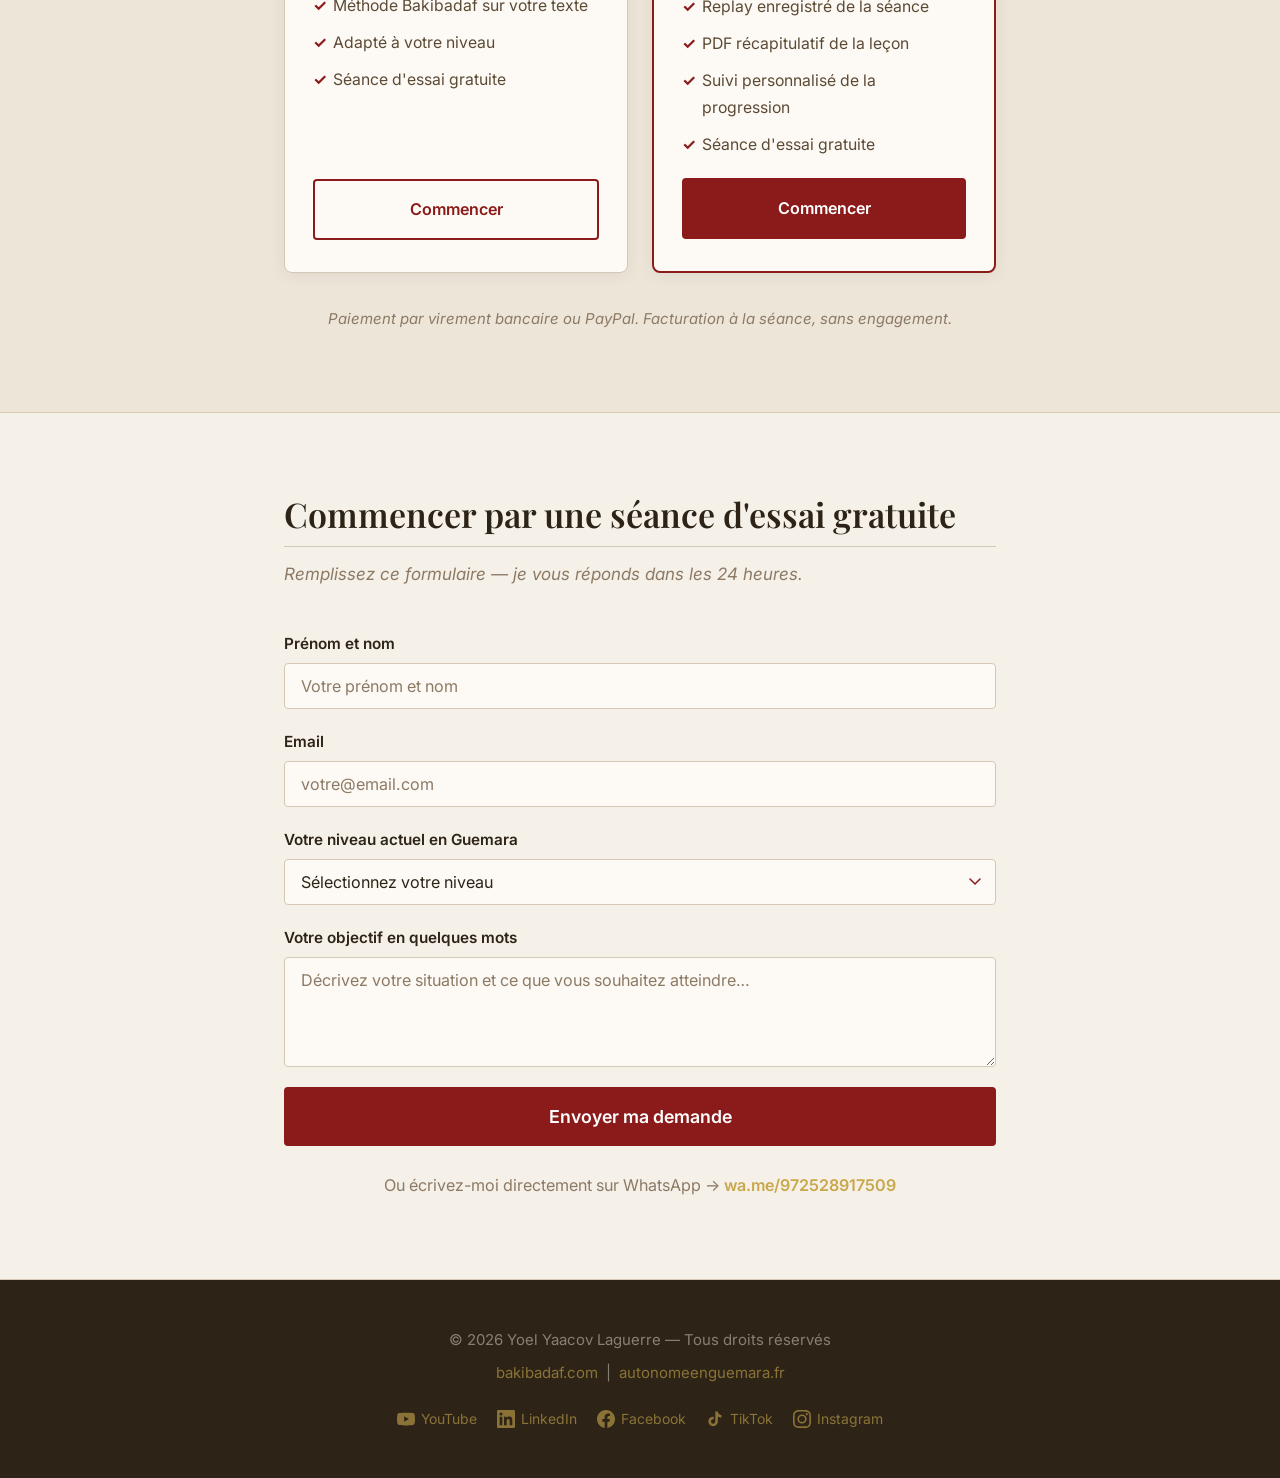
<file: index-v3.html>
<!DOCTYPE html>
<html lang="fr">
<head>
  <meta charset="UTF-8" />
  <meta name="viewport" content="width=device-width, initial-scale=1.0" />
  <title>V3 — Chaleureux et vivant · Autonome en Guemara</title>
  <meta name="description" content="Un pas de plus vers l'autonomie en Guemara. Cours particuliers Zoom avec Rav Yoël Yaacov Laguerre." />
  <link rel="preconnect" href="https://fonts.googleapis.com" />
  <link rel="preconnect" href="https://fonts.gstatic.com" crossorigin />
  <link href="https://fonts.googleapis.com/css2?family=Playfair+Display:ital,wght@0,400;0,600;0,700;1,400&family=Inter:wght@400;500;600&display=swap" rel="stylesheet" />
  <link rel="stylesheet" href="style-base.css" />
  <style>
    /* ── V3 — Chaleureux et vivant ── */
    :root {
      --fond:            #f5f0e8;
      --fond-alt:        #ede5d8;
      --texte:           #2d2417;
      --texte-doux:      #5c4a35;
      --texte-leger:     #8c7a65;
      --accent:          #8b1a1a;
      --accent-clair:    #a82020;
      --accent-alpha:    rgba(139,26,26,0.12);
      --accent2:         #c9a84c;
      --accent2-clair:   #dbb95e;
      --accent2-alpha:   rgba(201,168,76,0.12);
      --separateur:      #d4c8b4;
      --card-fond:       #fdfaf5;
      --card-ombre:      rgba(45,36,23,0.07);
      --card-ombre-hover:rgba(45,36,23,0.13);
      --footer-fond:     #2d2417;
      --footer-texte:    rgba(245,240,232,0.45);
      --footer-lien:     rgba(201,168,76,0.6);
      --btn-accent-texte:#ffffff;
      --ff-titre: 'Playfair Display', Georgia, serif;
      --ff-corps: 'Inter', system-ui, sans-serif;
    }
    /* Select arrow bordeaux */
    .formulaire__champ select {
      background-image: url("data:image/svg+xml,%3Csvg xmlns='http://www.w3.org/2000/svg' viewBox='0 0 12 8'%3E%3Cpath d='M1 1l5 5 5-5' stroke='%238b1a1a' stroke-width='1.5' fill='none' stroke-linecap='round'/%3E%3C/svg%3E");
    }
    /* Bouton WhatsApp en or sur V3 */
    .btn--accent2 {
      background: var(--accent2);
      color: #2d2417;
      border: 2px solid var(--accent2);
    }
    .btn--accent2:hover {
      background: var(--accent2-clair);
      border-color: var(--accent2-clair);
      color: #2d2417;
    }
    /* Contour bouton en bordeaux */
    .btn--contour {
      color: var(--accent);
      border-color: var(--accent);
    }
    .btn--contour:hover {
      background: var(--accent-alpha);
      color: var(--accent-clair);
      border-color: var(--accent-clair);
    }
    /* Noms Rabbanim en or sur fond chaud */
    .card-rav__nom { color: var(--accent); }
    /* Témoignages — footer en bordeaux */
    .temoignage footer { color: var(--accent); }
    /* Bio strong en bordeaux */
    .bio__texte strong { color: var(--accent); }
  </style>
</head>
<body>

  <section class="hero">
    <div class="container">
      <div class="hero__logo-texte">
        <span class="hero__logo-titre">Autonome en Guemara</span>
        <span class="hero__logo-ligne"></span>
      </div>
      <div class="hero__sous-logo">Un pas de plus vers l'autonomie en Guemara</div>
      <div class="hero__image-wrap">
        <img src="images/hero.png" alt="Élève étudiant la Guemara à la bougie" class="hero__image" loading="eager" />
      </div>
      <h1 class="hero__titre">La Guemara vous attire.<br>Mais elle reste opaque, floue.</h1>
      <p class="hero__sous-titre">
        Ce n'est pas un manque de capacité. C'est l'absence d'un guide à l'initiation — et d'une méthode pour faire un pas de plus dans l'étude de la Guemara.
      </p>
      <div class="hero__cta">
        <a href="#formulaire" class="btn btn--accent">Commencer par un essai gratuit</a>
        <a href="https://wa.me/972528917509" class="btn btn--accent2" target="_blank" rel="noopener">Écrire sur WhatsApp</a>
      </div>
    </div>
  </section>

  <hr class="separateur" />

  <section class="section section--alt">
    <div class="container">
      <h2>Vous vous reconnaissez&nbsp;?</h2>
      <p class="prose">
        Vous étudiez. Vous bloquez. Vous réessayez. Vous faites du «&nbsp;sur place&nbsp;».<br>
        Vous lisez des mots — mais le raisonnement vous échappe.<br>
        Vous suivez le fil — mais le vocabulaire vous freine.<br><br>
        Vous rêvez de progresser vraiment. Et même un jour d'avancer dans une Guemara seul, sans dépendre de personne.<br><br>
        Mais sans méthode. Et sans quelqu'un qui prend le temps de s'occuper de vous — pas à pas.<br><br>
        Les cours de groupe ne suffisent pas&nbsp;: on n'y pose pas vraiment ses questions et ça va tellement vite…
      </p>
    </div>
  </section>

  <hr class="separateur" />

  <section class="section">
    <div class="container">
      <h2>Pourquoi j'ai créé cette méthode</h2>
      <p class="prose">
        Je suis Yoël Yaacov Laguerre. À mes débuts en Guemara, je me sentais seul face à un océan insaisissable — sans repères, sans guide.<br>
        Je voyais bien qu'il y avait une structure logique, mais je n'étais pas initié.<br><br>
        Pour en sortir, je suis retourné à la Yéchiva et parallèlement, j'ai développé ma propre méthode. Testée, améliorée, affinée pendant plus de 20 ans, auprès de grands noms rabbiniques de l'étude talmudique.<br><br>
        Vraiment progresser dans l'étude de la Guemara est possible. Peu importe votre âge. Peu importe votre niveau de départ.<br><br>
        Cela demande un guide à l'initiation — et une méthode structurée.<br><br>
        C'est exactement ce que je propose.
      </p>
    </div>
  </section>

  <hr class="separateur" />

  <section class="section section--alt">
    <div class="container">
      <h2>Comment se déroule un cours</h2>
      <div class="etape">
        <div class="etape__num">1</div>
        <div class="etape__corps">
          <h3>Bilan pédagogique</h3>
          <p>Premier cours&nbsp;: on évalue votre niveau ensemble. On définit des objectifs clairs, réalistes, adaptés à votre profil. On fixe le nombre d'heures que vous êtes prêt à investir chaque semaine. On construit votre plan d'évolution sur-mesure.</p>
        </div>
      </div>
      <div class="etape">
        <div class="etape__num">2</div>
        <div class="etape__corps">
          <h3>Cours particulier Zoom</h3>
          <p>Chaque semaine, on ouvre le texte ensemble. Je vous apprends à décoder la page, les mots clés et raisonnements typiques de la Guemara, à décortiquer un Rachi, synthétiser les étapes d'un Tosafot, à avancer seul entre les séances.</p>
        </div>
      </div>
      <div class="etape">
        <div class="etape__num">3</div>
        <div class="etape__corps">
          <h3>Autonomie progressive</h3>
          <p>À chaque leçon, vous acquérez du vocabulaire, des techniques de lecture, des réflexes d'analyse. L'autonomie se construit progressivement et durablement.</p>
        </div>
      </div>
    </div>
  </section>

  <hr class="separateur" />

  <section class="section" id="recommandations">
    <div class="container">
      <h2>Ils recommandent la méthode</h2>
      <p class="section__sous-titre">Des Rabbanim qui ont suivi mon enseignement de près</p>
      <div class="cards-grid">
        <article class="card-rav">
          <img src="images/rav_morali.png" alt="Rav Michaël Morali" class="card-rav__photo" loading="lazy" />
          <div class="card-rav__corps">
            <div class="card-rav__nom">Rav Michaël Morali</div>
            <blockquote class="card-rav__citation">"Je conseille vivement de suivre sa méthode, car c'est une révolution dans l'étude."</blockquote>
          </div>
        </article>
        <article class="card-rav">
          <img src="images/rav_benchetrit.png" alt="Rav Ye'hia Benchetrit" class="card-rav__photo" loading="lazy" />
          <div class="card-rav__corps">
            <div class="card-rav__nom">Rav Ye'hia Benchetrit</div>
            <blockquote class="card-rav__citation">"L'étude de la Guemara devient accessible à tout le monde."</blockquote>
          </div>
        </article>
        <article class="card-rav">
          <img src="images/rav_bentata.png" alt="Rav Yossef Bentata" class="card-rav__photo" loading="lazy" />
          <div class="card-rav__corps">
            <div class="card-rav__nom">Rav Yossef Bentata</div>
            <blockquote class="card-rav__citation">"J'ai personnellement apprécié la pédagogie."</blockquote>
          </div>
        </article>
        <article class="card-rav">
          <img src="images/rav_hamou.png" alt="Rav Messod Hamou zatsal" class="card-rav__photo" loading="lazy" />
          <div class="card-rav__corps">
            <div class="card-rav__nom">Rav Messod Hamou <em>zatsal</em></div>
            <blockquote class="card-rav__citation">"Suivez son enseignement pour vous initier."</blockquote>
          </div>
        </article>
      </div>
    </div>
  </section>

  <hr class="separateur" />

  <section class="section section--alt" id="temoignages">
    <div class="container">
      <h2>Ce qu'en disent les élèves</h2>
      <div class="temoignages-liste">
        <blockquote class="temoignage"><p>"Malgré le nombre d'années, mon niveau était sensiblement le même depuis plusieurs années. Dès les premiers cours, j'ai noté des progrès. En quatre mois j'ai fait des progrès que je n'ai pas faits en cinq ans."</p><footer>— <cite>Dan H.</cite></footer></blockquote>
        <blockquote class="temoignage temoignage--alt"><p>"Je peux vous garantir que je suis sur la voie de l'autonomie complète avec cette méthode."</p><footer>— <cite>Émile B.</cite></footer></blockquote>
        <blockquote class="temoignage"><p>"La Guemara était une montagne infranchissable qui est devenue accessible avec Rav Yaacov Laguerre."</p><footer>— <cite>Gabriel</cite></footer></blockquote>
        <blockquote class="temoignage temoignage--alt"><p>"Enfin une méthode efficace. J'ai suivi beaucoup de cours, mais la méthode de Rabbi Yoël Yaacov Laguerre est la plus aboutie. Des cours en direct, un cahier de l'élève, des QCM, on s'investit et on voit sa propre progression. Du jamais vu."</p><footer>— <cite>David Abeasis</cite></footer></blockquote>
        <blockquote class="temoignage"><p>"Je n'aurais jamais pu me lancer dans l'étude de la Guemara sans vous et sans cette formation. Maintenant, j'arrive bien mieux à comprendre et à mémoriser chaque partie de l'étude."</p><footer>— <cite>Nathan Arditti</cite></footer></blockquote>
        <blockquote class="temoignage temoignage--alt"><p>"J'arrive à lire, traduire et comprendre les Rachis qui me semblaient inaccessibles."</p><footer>— <cite>Israël M.</cite></footer></blockquote>
      </div>
    </div>
  </section>

  <hr class="separateur" />

  <section class="section" id="biographie">
    <div class="container">
      <h2>Yoël Yaacov Laguerre</h2>
      <div class="bio">
        <img src="images/rav_yaacov.jpg" alt="Rav Yoël Yaacov Laguerre" class="bio__photo" loading="lazy" />
        <div class="bio__texte">
          <p>Formé pendant 10 années auprès des plus grands Maîtres du Talmud&nbsp;: Rav Messod 'Hamou, Rav Chlomo Frech, Rav Reouven O'hana, Rav Yossef Bentata, Rav Smadja.</p>
          <p>Enseignant de Guemara depuis 2007 — en Yéchiva, puis en ligne. Fondateur de <strong>bakibadaf.com</strong> en 2019 (70 élèves par jour pendant le confinement). Plus de 20 ans de développement de la méthode.</p>
          <p>Basé à Jérusalem. Cours particuliers Zoom pour francophones du monde entier.</p>
        </div>
      </div>
    </div>
  </section>

  <hr class="separateur" />

  <section class="section section--alt" id="tarifs">
    <div class="container">
      <h2>Choisissez votre formule</h2>
      <div class="tarifs-grid">
        <article class="tarif-card">
          <h3 class="tarif-card__titre">Cours classique</h3>
          <div class="tarif-card__prix">150 ₪<span> / heure</span></div>
          <ul class="tarif-card__liste">
            <li>Cours particulier Zoom, 1 heure</li>
            <li>Méthode Bakibadaf sur votre texte</li>
            <li>Adapté à votre niveau</li>
            <li>Séance d'essai gratuite</li>
          </ul>
          <a href="#formulaire" class="btn btn--contour">Commencer</a>
        </article>
        <article class="tarif-card tarif-card--recommande">
          <div class="tarif-card__badge">Recommandé</div>
          <h3 class="tarif-card__titre">Coaching complet</h3>
          <div class="tarif-card__prix">180 ₪<span> / heure</span></div>
          <ul class="tarif-card__liste">
            <li>Cours particulier Zoom, 1 heure</li>
            <li>Replay enregistré de la séance</li>
            <li>PDF récapitulatif de la leçon</li>
            <li>Suivi personnalisé de la progression</li>
            <li>Séance d'essai gratuite</li>
          </ul>
          <a href="#formulaire" class="btn btn--accent">Commencer</a>
        </article>
      </div>
      <p class="tarifs__note">Paiement par virement bancaire ou PayPal. Facturation à la séance, sans engagement.</p>
    </div>
  </section>

  <hr class="separateur" />

  <section class="section" id="formulaire">
    <div class="container">
      <h2>Commencer par une séance d'essai gratuite</h2>
      <p class="section__sous-titre">Remplissez ce formulaire — je vous réponds dans les 24 heures.</p>
      <form action="https://formspree.io/f/xaewdpge" method="POST" class="formulaire">
        <input type="hidden" name="_next" value="https://autonomeenguemara.fr/merci.html" />
        <div class="formulaire__champ">
          <label for="nom">Prénom et nom</label>
          <input type="text" id="nom" name="nom" placeholder="Votre prénom et nom" required autocomplete="name" />
        </div>
        <div class="formulaire__champ">
          <label for="email">Email</label>
          <input type="email" id="email" name="email" placeholder="votre@email.com" required autocomplete="email" />
        </div>
        <div class="formulaire__champ">
          <label for="niveau">Votre niveau actuel en Guemara</label>
          <select id="niveau" name="niveau" required>
            <option value="" disabled selected>Sélectionnez votre niveau</option>
            <option value="debutant-complet">Débutant complet</option>
            <option value="vocabulaire">J'ai beaucoup de mal avec le vocabulaire</option>
            <option value="raisonnements">J'ai les mots mais je ne comprends pas les raisonnements</option>
            <option value="dependance">Je ne veux plus dépendre d'un Rav pour avancer</option>
            <option value="bases-autonomie">J'ai des bases mais je veux vraiment devenir autonome</option>
          </select>
        </div>
        <div class="formulaire__champ">
          <label for="objectif">Votre objectif en quelques mots</label>
          <textarea id="objectif" name="objectif" rows="4" placeholder="Décrivez votre situation et ce que vous souhaitez atteindre…"></textarea>
        </div>
        <button type="submit" class="btn btn--accent btn--large">Envoyer ma demande</button>
      </form>
      <p class="formulaire__whatsapp">
        Ou écrivez-moi directement sur WhatsApp →
        <a href="https://wa.me/972528917509" target="_blank" rel="noopener">wa.me/972528917509</a>
      </p>
    </div>
  </section>

  <footer class="footer">
    <div class="container">
      <p>© 2026 Yoel Yaacov Laguerre — Tous droits réservés</p>
      <p class="footer__liens-sites">
        <a href="https://bakibadaf.com" target="_blank" rel="noopener">bakibadaf.com</a>
        &nbsp;|&nbsp;
        <a href="https://autonomeenguemara.fr" target="_blank" rel="noopener">autonomeenguemara.fr</a>
      </p>
      <nav class="footer__reseaux" aria-label="Réseaux sociaux">
        <a href="https://www.youtube.com/@bakibadaf" target="_blank" rel="noopener" aria-label="YouTube"><svg viewBox="0 0 24 24" fill="currentColor"><path d="M23.498 6.186a2.995 2.995 0 0 0-2.107-2.12C19.416 3.5 12 3.5 12 3.5s-7.416 0-9.391.566A2.995 2.995 0 0 0 .502 6.186C0 8.18 0 12 0 12s0 3.82.502 5.814a2.995 2.995 0 0 0 2.107 2.12C4.584 20.5 12 20.5 12 20.5s7.416 0 9.391-.566a2.995 2.995 0 0 0 2.107-2.12C24 15.82 24 12 24 12s0-3.82-.502-5.814zM9.545 15.568V8.432L15.818 12l-6.273 3.568z"/></svg>YouTube</a>
        <a href="https://www.linkedin.com" target="_blank" rel="noopener" aria-label="LinkedIn"><svg viewBox="0 0 24 24" fill="currentColor"><path d="M20.447 20.452h-3.554v-5.569c0-1.328-.027-3.037-1.852-3.037-1.853 0-2.136 1.445-2.136 2.939v5.667H9.351V9h3.414v1.561h.046c.477-.9 1.637-1.85 3.37-1.85 3.601 0 4.267 2.37 4.267 5.455v6.286zM5.337 7.433a2.062 2.062 0 0 1-2.063-2.065 2.064 2.064 0 1 1 2.063 2.065zm1.782 13.019H3.555V9h3.564v11.452zM22.225 0H1.771C.792 0 0 .774 0 1.729v20.542C0 23.227.792 24 1.771 24h20.451C23.2 24 24 23.227 24 22.271V1.729C24 .774 23.2 0 22.222 0h.003z"/></svg>LinkedIn</a>
        <a href="https://www.facebook.com/bakibadaf" target="_blank" rel="noopener" aria-label="Facebook"><svg viewBox="0 0 24 24" fill="currentColor"><path d="M24 12.073C24 5.405 18.627 0 12 0S0 5.405 0 12.073C0 18.1 4.388 23.094 10.125 24v-8.437H7.078v-3.49h3.047V9.41c0-3.025 1.792-4.697 4.533-4.697 1.312 0 2.686.235 2.686.235v2.97h-1.513c-1.491 0-1.956.93-1.956 1.886v2.268h3.328l-.532 3.49h-2.796V24C19.612 23.094 24 18.1 24 12.073z"/></svg>Facebook</a>
        <a href="https://www.tiktok.com/@bakibadaf" target="_blank" rel="noopener" aria-label="TikTok"><svg viewBox="0 0 24 24" fill="currentColor"><path d="M19.59 6.69a4.83 4.83 0 0 1-3.77-4.25V2h-3.45v13.67a2.89 2.89 0 0 1-2.88 2.5 2.89 2.89 0 0 1-2.89-2.89 2.89 2.89 0 0 1 2.89-2.89c.28 0 .54.04.79.1V9.01a6.33 6.33 0 0 0-.79-.05 6.34 6.34 0 0 0-6.34 6.34 6.34 6.34 0 0 0 6.34 6.34 6.34 6.34 0 0 0 6.33-6.34V8.69a8.19 8.19 0 0 0 4.78 1.52V6.77a4.86 4.86 0 0 1-1.01-.08z"/></svg>TikTok</a>
        <a href="https://www.instagram.com/bakibadaf" target="_blank" rel="noopener" aria-label="Instagram"><svg viewBox="0 0 24 24" fill="currentColor"><path d="M12 2.163c3.204 0 3.584.012 4.85.07 3.252.148 4.771 1.691 4.919 4.919.058 1.265.069 1.645.069 4.849 0 3.205-.012 3.584-.069 4.849-.149 3.225-1.664 4.771-4.919 4.919-1.266.058-1.644.07-4.85.07-3.204 0-3.584-.012-4.849-.07-3.26-.149-4.771-1.699-4.919-4.92-.058-1.265-.07-1.644-.07-4.849 0-3.204.013-3.583.07-4.849.149-3.227 1.664-4.771 4.919-4.919 1.266-.057 1.645-.069 4.849-.069zm0-2.163c-3.259 0-3.667.014-4.947.072-4.358.2-6.78 2.618-6.98 6.98-.059 1.281-.073 1.689-.073 4.948 0 3.259.014 3.668.072 4.948.2 4.358 2.618 6.78 6.98 6.98 1.281.058 1.689.072 4.948.072 3.259 0 3.668-.014 4.948-.072 4.354-.2 6.782-2.618 6.979-6.98.059-1.28.073-1.689.073-4.948 0-3.259-.014-3.667-.072-4.947-.196-4.354-2.617-6.78-6.979-6.98-1.281-.059-1.69-.073-4.949-.073zm0 5.838a6.162 6.162 0 1 0 0 12.324 6.162 6.162 0 0 0 0-12.324zM12 16a4 4 0 1 1 0-8 4 4 0 0 1 0 8zm6.406-11.845a1.44 1.44 0 1 0 0 2.881 1.44 1.44 0 0 0 0-2.881z"/></svg>Instagram</a>
      </nav>
    </div>
  </footer>

</body>
</html>
</file>
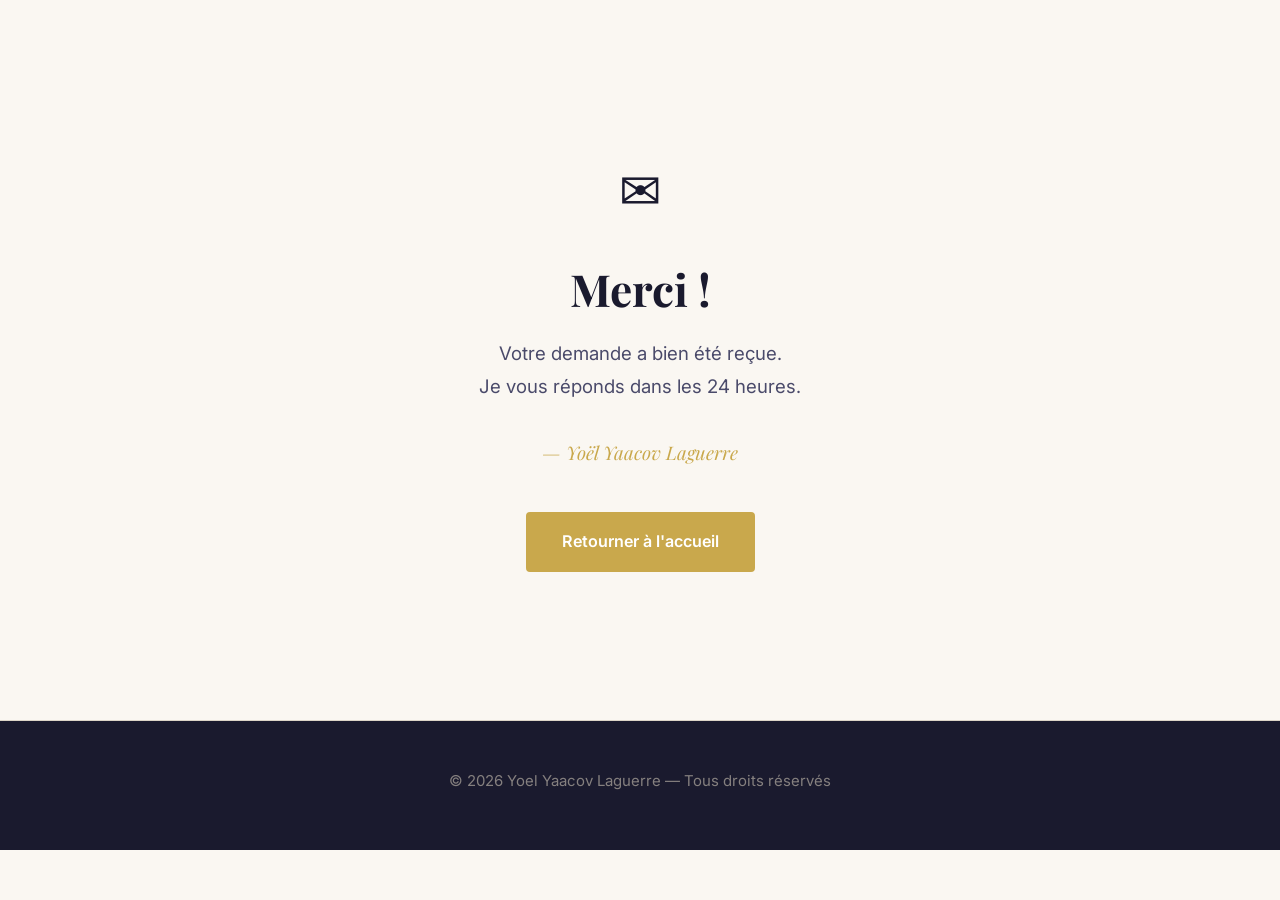
<file: merci.html>
<!DOCTYPE html>
<html lang="fr">
<head>
  <meta charset="UTF-8" />
  <meta name="viewport" content="width=device-width, initial-scale=1.0" />
  <title>Merci — Autonome en Guemara</title>
  <link rel="preconnect" href="https://fonts.googleapis.com" />
  <link rel="preconnect" href="https://fonts.gstatic.com" crossorigin />
  <link href="https://fonts.googleapis.com/css2?family=Playfair+Display:ital,wght@0,400;0,600;0,700;1,400&family=Inter:wght@400;500;600&display=swap" rel="stylesheet" />
  <link rel="stylesheet" href="style-base.css" />
  <style>
    :root {
      --fond:            #faf7f2;
      --fond-alt:        #f0ebe3;
      --texte:           #1a1a2e;
      --texte-doux:      #4a4a6a;
      --texte-leger:     #7a7490;
      --accent:          #c9a84c;
      --accent-clair:    #dbb95e;
      --accent-alpha:    rgba(201,168,76,0.15);
      --accent2:         #2c4a7c;
      --accent2-clair:   #3a5f9e;
      --accent2-alpha:   rgba(44,74,124,0.08);
      --separateur:      #ddd5c8;
      --card-fond:       #ffffff;
      --card-ombre:      rgba(26,26,46,0.07);
      --card-ombre-hover:rgba(26,26,46,0.13);
      --footer-fond:     #1a1a2e;
      --footer-texte:    rgba(240,230,208,0.5);
      --footer-lien:     rgba(201,168,76,0.6);
      --btn-accent-texte:#ffffff;
      --ff-titre: 'Playfair Display', Georgia, serif;
      --ff-corps: 'Inter', system-ui, sans-serif;
    }

    .merci-section {
      min-height: 80vh;
      display: flex;
      align-items: center;
      justify-content: center;
      text-align: center;
      padding: 4rem 1.5rem;
    }

    .merci-bloc {
      max-width: 560px;
    }

    .merci-bloc__icone {
      font-size: 3rem;
      margin-bottom: 1.5rem;
      display: block;
    }

    .merci-bloc h1 {
      font-family: var(--ff-titre);
      font-size: clamp(1.8rem, 4vw, 2.6rem);
      color: var(--texte);
      margin-bottom: 1.2rem;
      line-height: 1.3;
    }

    .merci-bloc p {
      font-family: var(--ff-corps);
      font-size: 1.1rem;
      color: var(--texte-doux);
      line-height: 1.75;
      margin-bottom: 2rem;
    }

    .merci-bloc__signature {
      font-family: var(--ff-titre);
      font-style: italic;
      color: var(--accent);
      font-size: 1.1rem;
      margin-bottom: 2.5rem;
      display: block;
    }
  </style>
</head>
<body>

  <section class="merci-section">
    <div class="merci-bloc">
      <span class="merci-bloc__icone">✉️</span>
      <h1>Merci !</h1>
      <p>Votre demande a bien été reçue.<br>Je vous réponds dans les 24 heures.</p>
      <span class="merci-bloc__signature">— Yoël Yaacov Laguerre</span>
      <a href="index.html" class="btn btn--accent">Retourner à l'accueil</a>
    </div>
  </section>

  <footer class="footer">
    <div class="container">
      <p>© 2026 Yoel Yaacov Laguerre — Tous droits réservés</p>
    </div>
  </footer>

</body>
</html>
</file>
<file: style.css>
/* ═══════════════════════════════════════════
   VARIABLES & RESET
════════════════════════════════════════════ */
:root {
  --fond:           #faf7f2;
  --fond-alt:       #f0ebe3;
  --texte:          #1a1a2e;
  --texte-doux:     #4a4a6a;
  --texte-leger:    #7a7490;
  --or:             #c9a84c;
  --or-clair:       #dbb95e;
  --bleu:           #2c4a7c;
  --bleu-clair:     #3a5f9e;
  --separateur:     #ddd5c8;
  --card-fond:      #ffffff;
  --card-ombre:     rgba(26, 26, 46, 0.07);

  --ff-titre: 'Playfair Display', Georgia, serif;
  --ff-corps: 'Inter', system-ui, sans-serif;

  --max: 760px;
  --pad-section: 80px 24px;
}

*, *::before, *::after { box-sizing: border-box; margin: 0; padding: 0; }

html { scroll-behavior: smooth; font-size: 17px; }

body {
  background: var(--fond);
  color: var(--texte);
  font-family: var(--ff-corps);
  line-height: 1.7;
  -webkit-font-smoothing: antialiased;
}

img { max-width: 100%; display: block; }

a { color: var(--bleu); text-decoration: none; }
a:hover { color: var(--bleu-clair); }

/* ═══════════════════════════════════════════
   CONTAINER
════════════════════════════════════════════ */
.container {
  max-width: var(--max);
  margin: 0 auto;
  padding: 0 24px;
}

/* ═══════════════════════════════════════════
   SEPARATEUR
════════════════════════════════════════════ */
.separateur {
  border: none;
  border-top: 1px solid var(--separateur);
  margin: 0;
}

/* ═══════════════════════════════════════════
   SECTIONS
════════════════════════════════════════════ */
.section {
  padding: var(--pad-section);
}

.section--alt {
  background: var(--fond-alt);
}

.section__sous-titre {
  color: var(--texte-leger);
  font-size: 1rem;
  margin-top: -0.75rem;
  margin-bottom: 2.5rem;
  font-style: italic;
}

/* ═══════════════════════════════════════════
   TYPOGRAPHIE
════════════════════════════════════════════ */
h1, h2, h3 {
  font-family: var(--ff-titre);
  color: var(--texte);
  line-height: 1.25;
}

h1 { font-size: 2.8rem; font-weight: 700; }
h2 {
  font-size: 2rem;
  font-weight: 600;
  margin-bottom: 1.5rem;
  padding-bottom: 0.6rem;
  border-bottom: 1px solid var(--separateur);
}
h3 { font-size: 1.4rem; font-weight: 600; margin-bottom: 0.5rem; }

.prose {
  font-size: 1.05rem;
  line-height: 1.85;
  color: var(--texte-doux);
  max-width: 680px;
}

/* ═══════════════════════════════════════════
   BOUTONS
════════════════════════════════════════════ */
.btn {
  display: inline-block;
  padding: 0.85rem 2rem;
  border-radius: 4px;
  font-family: var(--ff-corps);
  font-size: 0.95rem;
  font-weight: 600;
  cursor: pointer;
  transition: background 0.2s, color 0.2s, border-color 0.2s, transform 0.1s;
  text-align: center;
  white-space: nowrap;
}
.btn:hover { transform: translateY(-1px); }
.btn:active { transform: translateY(0); }

.btn--or {
  background: var(--or);
  color: #ffffff;
  border: 2px solid var(--or);
}
.btn--or:hover {
  background: var(--or-clair);
  border-color: var(--or-clair);
  color: #ffffff;
}

.btn--bordeaux {
  background: var(--bleu);
  color: #ffffff;
  border: 2px solid var(--bleu);
}
.btn--bordeaux:hover {
  background: var(--bleu-clair);
  border-color: var(--bleu-clair);
  color: #ffffff;
}

.btn--contour {
  background: transparent;
  color: var(--bleu);
  border: 2px solid var(--bleu);
}
.btn--contour:hover {
  background: rgba(44, 74, 124, 0.08);
  color: var(--bleu-clair);
}

.btn--large {
  width: 100%;
  padding: 1rem 2rem;
  font-size: 1.05rem;
}

/* ═══════════════════════════════════════════
   HERO
════════════════════════════════════════════ */
.hero {
  padding: 64px 0 72px;
  text-align: center;
  background: var(--fond);
}

/* Logo texte sobre */
.hero__logo-texte {
  display: flex;
  flex-direction: column;
  align-items: center;
  margin-bottom: 28px;
}

.hero__logo-titre {
  font-family: var(--ff-titre);
  font-size: 1.7rem;
  font-weight: 600;
  color: var(--texte);
  letter-spacing: 0.01em;
  line-height: 1;
}

.hero__logo-ligne {
  display: block;
  width: 64px;
  height: 2px;
  background: var(--or);
  margin-top: 10px;
  border-radius: 2px;
}

.hero__sous-logo {
  font-family: var(--ff-corps);
  font-size: 0.88rem;
  color: var(--texte-leger);
  letter-spacing: 0.08em;
  text-transform: uppercase;
  margin-bottom: 40px;
}

.hero__image-wrap {
  margin: 0 auto 44px;
  max-width: 520px;
  border-radius: 6px;
  overflow: hidden;
  box-shadow: 0 6px 32px rgba(26, 26, 46, 0.14);
  border: 1px solid var(--separateur);
}

.hero__image {
  width: 100%;
  height: auto;
  object-fit: cover;
  max-height: 400px;
}

.hero__titre {
  font-size: 2.8rem;
  margin-bottom: 1.2rem;
  color: var(--texte);
}

.hero__sous-titre {
  font-size: 1.1rem;
  color: var(--texte-doux);
  max-width: 600px;
  margin: 0 auto 2.5rem;
  line-height: 1.7;
}

.hero__cta {
  display: flex;
  gap: 16px;
  justify-content: center;
  flex-wrap: wrap;
}

/* ═══════════════════════════════════════════
   ÉTAPES
════════════════════════════════════════════ */
.etape {
  display: flex;
  gap: 20px;
  align-items: flex-start;
  background: var(--card-fond);
  border-left: 3px solid var(--or);
  border-radius: 0 6px 6px 0;
  padding: 24px 28px;
  margin-bottom: 20px;
  box-shadow: 0 2px 12px var(--card-ombre);
}

.etape__num {
  flex-shrink: 0;
  width: 40px;
  height: 40px;
  background: var(--or);
  color: #ffffff;
  font-family: var(--ff-titre);
  font-size: 1.3rem;
  font-weight: 700;
  border-radius: 50%;
  display: flex;
  align-items: center;
  justify-content: center;
  margin-top: 2px;
}

.etape__corps p {
  color: var(--texte-doux);
  font-size: 0.98rem;
  margin-top: 0.3rem;
}

/* ═══════════════════════════════════════════
   CARDS RABBANIM
════════════════════════════════════════════ */
.cards-grid {
  display: grid;
  grid-template-columns: 1fr 1fr;
  gap: 20px;
  margin-top: 2rem;
}

.card-rav {
  background: var(--card-fond);
  border: 1px solid var(--separateur);
  border-radius: 8px;
  padding: 24px;
  display: flex;
  flex-direction: column;
  align-items: center;
  text-align: center;
  gap: 16px;
  box-shadow: 0 2px 12px var(--card-ombre);
  transition: box-shadow 0.2s, border-color 0.2s;
}
.card-rav:hover {
  box-shadow: 0 4px 24px rgba(26, 26, 46, 0.12);
  border-color: rgba(201, 168, 76, 0.5);
}

.card-rav__photo {
  width: 90px;
  height: 90px;
  object-fit: cover;
  border-radius: 50%;
  border: 2px solid var(--or);
}

.card-rav__nom {
  font-family: var(--ff-titre);
  font-size: 1.05rem;
  font-weight: 600;
  color: var(--bleu);
}

.card-rav__citation {
  font-size: 0.9rem;
  color: var(--texte-doux);
  font-style: italic;
  line-height: 1.6;
}

/* ═══════════════════════════════════════════
   TÉMOIGNAGES ÉLÈVES
════════════════════════════════════════════ */
.temoignages-liste {
  display: flex;
  flex-direction: column;
  gap: 0;
  margin-top: 2rem;
}

.temoignage {
  padding: 28px 32px;
  border-left: 3px solid var(--separateur);
  background: var(--card-fond);
  border-radius: 0 6px 6px 0;
  margin-bottom: 16px;
  box-shadow: 0 1px 8px var(--card-ombre);
}

.temoignage--alt {
  background: var(--fond-alt);
  border-left-color: var(--or);
}

.temoignage p {
  font-size: 1rem;
  color: var(--texte-doux);
  line-height: 1.75;
  font-style: italic;
  margin-bottom: 0.75rem;
}

.temoignage footer {
  font-size: 0.9rem;
  color: var(--bleu);
  font-style: normal;
  font-weight: 600;
}

.temoignage cite { font-style: normal; }

/* ═══════════════════════════════════════════
   BIOGRAPHIE
════════════════════════════════════════════ */
.bio {
  display: flex;
  gap: 36px;
  align-items: flex-start;
  margin-top: 2rem;
}

.bio__photo {
  width: 180px;
  height: 220px;
  object-fit: cover;
  border-radius: 6px;
  border: 2px solid var(--separateur);
  flex-shrink: 0;
  box-shadow: 0 4px 20px var(--card-ombre);
}

.bio__texte p {
  color: var(--texte-doux);
  font-size: 1rem;
  margin-bottom: 1rem;
  line-height: 1.75;
}

.bio__texte strong { color: var(--bleu); font-weight: 600; }

/* ═══════════════════════════════════════════
   TARIFS
════════════════════════════════════════════ */
.tarifs-grid {
  display: grid;
  grid-template-columns: 1fr 1fr;
  gap: 24px;
  margin-top: 2rem;
}

.tarif-card {
  background: var(--card-fond);
  border: 1px solid var(--separateur);
  border-radius: 8px;
  padding: 32px 28px;
  display: flex;
  flex-direction: column;
  gap: 20px;
  position: relative;
  box-shadow: 0 2px 16px var(--card-ombre);
  transition: box-shadow 0.2s;
}
.tarif-card:hover { box-shadow: 0 6px 28px rgba(26, 26, 46, 0.12); }

.tarif-card--recommande {
  border-color: var(--or);
  border-width: 2px;
}

.tarif-card__badge {
  position: absolute;
  top: -13px;
  left: 50%;
  transform: translateX(-50%);
  background: var(--or);
  color: #ffffff;
  font-size: 0.78rem;
  font-weight: 700;
  letter-spacing: 0.06em;
  text-transform: uppercase;
  padding: 4px 16px;
  border-radius: 20px;
  white-space: nowrap;
}

.tarif-card__titre {
  font-size: 1.3rem;
  color: var(--texte);
  margin-top: 8px;
}

.tarif-card__prix {
  font-family: var(--ff-titre);
  font-size: 2.2rem;
  font-weight: 700;
  color: var(--or);
  line-height: 1;
}
.tarif-card__prix span {
  font-size: 1rem;
  font-weight: 400;
  color: var(--texte-leger);
}

.tarif-card__liste {
  list-style: none;
  flex: 1;
  display: flex;
  flex-direction: column;
  gap: 10px;
}

.tarif-card__liste li {
  font-size: 0.93rem;
  color: var(--texte-doux);
  padding-left: 20px;
  position: relative;
}
.tarif-card__liste li::before {
  content: '✓';
  color: var(--or);
  position: absolute;
  left: 0;
  font-weight: 700;
}

.tarifs__note {
  margin-top: 2rem;
  text-align: center;
  font-size: 0.88rem;
  color: var(--texte-leger);
  font-style: italic;
}

/* ═══════════════════════════════════════════
   FORMULAIRE
════════════════════════════════════════════ */
.formulaire {
  margin-top: 2.5rem;
  display: flex;
  flex-direction: column;
  gap: 20px;
}

.formulaire__champ {
  display: flex;
  flex-direction: column;
  gap: 6px;
}

.formulaire__champ label {
  font-size: 0.9rem;
  font-weight: 600;
  color: var(--texte);
  letter-spacing: 0.02em;
}

.formulaire__champ input,
.formulaire__champ select,
.formulaire__champ textarea {
  background: var(--card-fond);
  border: 1px solid var(--separateur);
  border-radius: 4px;
  color: var(--texte);
  font-family: var(--ff-corps);
  font-size: 0.95rem;
  padding: 12px 16px;
  transition: border-color 0.2s, box-shadow 0.2s;
  outline: none;
}

.formulaire__champ input:focus,
.formulaire__champ select:focus,
.formulaire__champ textarea:focus {
  border-color: var(--or);
  box-shadow: 0 0 0 3px rgba(201, 168, 76, 0.15);
}

.formulaire__champ input::placeholder,
.formulaire__champ textarea::placeholder {
  color: var(--texte-leger);
}

.formulaire__champ select {
  appearance: none;
  background-image: url("data:image/svg+xml,%3Csvg xmlns='http://www.w3.org/2000/svg' viewBox='0 0 12 8'%3E%3Cpath d='M1 1l5 5 5-5' stroke='%23c9a84c' stroke-width='1.5' fill='none' stroke-linecap='round'/%3E%3C/svg%3E");
  background-repeat: no-repeat;
  background-position: right 14px center;
  background-size: 12px;
  cursor: pointer;
}

.formulaire__champ select option {
  background: var(--card-fond);
  color: var(--texte);
}

.formulaire__champ textarea { resize: vertical; min-height: 110px; }

.formulaire__whatsapp {
  margin-top: 1.5rem;
  text-align: center;
  font-size: 0.95rem;
  color: var(--texte-leger);
}
.formulaire__whatsapp a {
  color: var(--bleu);
  font-weight: 600;
}
.formulaire__whatsapp a:hover { color: var(--bleu-clair); }

/* ═══════════════════════════════════════════
   FOOTER
════════════════════════════════════════════ */
.footer {
  background: var(--texte);
  border-top: 1px solid var(--separateur);
  padding: 48px 0;
  text-align: center;
}

.footer p {
  font-size: 0.88rem;
  color: rgba(240, 230, 208, 0.5);
  margin-bottom: 8px;
}

.footer__liens-sites {
  margin-bottom: 20px !important;
}

.footer__liens-sites a {
  color: rgba(201, 168, 76, 0.75);
  font-size: 0.88rem;
}
.footer__liens-sites a:hover { color: var(--or); }

.footer__reseaux {
  display: flex;
  align-items: center;
  justify-content: center;
  gap: 20px;
  flex-wrap: wrap;
  margin-top: 4px;
}

.footer__reseaux a {
  display: flex;
  align-items: center;
  gap: 6px;
  color: rgba(240, 230, 208, 0.4);
  font-size: 0.82rem;
  transition: color 0.2s;
}
.footer__reseaux a:hover { color: var(--or); }

.footer__reseaux svg {
  width: 18px;
  height: 18px;
  flex-shrink: 0;
}

/* ═══════════════════════════════════════════
   RESPONSIVE — MOBILE FIRST
════════════════════════════════════════════ */
@media (max-width: 767px) {
  :root { --pad-section: 56px 20px; }

  h1, .hero__titre { font-size: 2rem; }
  h2 { font-size: 1.6rem; }
  h3 { font-size: 1.2rem; }

  .hero { padding: 48px 0 56px; }

  .hero__logo-titre { font-size: 1.4rem; }

  .hero__sous-titre { font-size: 1rem; }

  .hero__cta { flex-direction: column; align-items: center; }
  .hero__cta .btn { width: 100%; max-width: 320px; }

  .cards-grid { grid-template-columns: 1fr; }

  .bio {
    flex-direction: column;
    align-items: center;
    text-align: center;
    gap: 24px;
  }
  .bio__photo { width: 140px; height: 170px; }

  .tarifs-grid { grid-template-columns: 1fr; }

  .etape { flex-direction: column; gap: 12px; }

  .temoignage { padding: 22px 20px; }
}

@media (max-width: 400px) {
  h1, .hero__titre { font-size: 1.75rem; }
}
</file>
<file: style-base.css>
/* ═══════════════════════════════════════════
   BASE — partagé entre les 3 variantes
   Les variables --accent, --accent2, --fond, etc.
   sont définies dans chaque fichier HTML.
════════════════════════════════════════════ */

*, *::before, *::after { box-sizing: border-box; margin: 0; padding: 0; }
html { scroll-behavior: smooth; font-size: 17px; }

body {
  background: var(--fond);
  color: var(--texte);
  font-family: var(--ff-corps);
  line-height: 1.7;
  -webkit-font-smoothing: antialiased;
}

img { max-width: 100%; display: block; }
a { color: var(--accent2); text-decoration: none; }
a:hover { color: var(--accent2-clair); }

/* ── CONTAINER ─────────────────────────────── */
.container {
  max-width: 760px;
  margin: 0 auto;
  padding: 0 24px;
}

/* ── SÉPARATEUR ─────────────────────────────── */
.separateur {
  border: none;
  border-top: 1px solid var(--separateur);
  margin: 0;
}

/* ── SECTIONS ───────────────────────────────── */
.section { padding: 80px 24px; }
.section--alt { background: var(--fond-alt); }

.section__sous-titre {
  color: var(--texte-leger);
  font-size: 1rem;
  margin-top: -0.75rem;
  margin-bottom: 2.5rem;
  font-style: italic;
}

/* ── TYPOGRAPHIE ─────────────────────────────── */
h1, h2, h3 {
  font-family: var(--ff-titre);
  color: var(--texte);
  line-height: 1.25;
}
h1 { font-size: 2.8rem; font-weight: 700; }
h2 {
  font-size: 2rem;
  font-weight: 600;
  margin-bottom: 1.5rem;
  padding-bottom: 0.6rem;
  border-bottom: 1px solid var(--separateur);
}
h3 { font-size: 1.4rem; font-weight: 600; margin-bottom: 0.5rem; }

.prose {
  font-size: 1.05rem;
  line-height: 1.85;
  color: var(--texte-doux);
  max-width: 680px;
}

/* ── BOUTONS ─────────────────────────────────── */
.btn {
  display: inline-block;
  padding: 0.85rem 2rem;
  border-radius: 4px;
  font-family: var(--ff-corps);
  font-size: 0.95rem;
  font-weight: 600;
  cursor: pointer;
  transition: background 0.2s, color 0.2s, border-color 0.2s, transform 0.1s;
  text-align: center;
  white-space: nowrap;
  text-decoration: none;
}
.btn:hover { transform: translateY(-1px); color: inherit; }
.btn:active { transform: translateY(0); }

.btn--accent {
  background: var(--accent);
  color: var(--btn-accent-texte, #fff);
  border: 2px solid var(--accent);
}
.btn--accent:hover {
  background: var(--accent-clair);
  border-color: var(--accent-clair);
  color: var(--btn-accent-texte, #fff);
}

.btn--accent2 {
  background: var(--accent2);
  color: #fff;
  border: 2px solid var(--accent2);
}
.btn--accent2:hover {
  background: var(--accent2-clair);
  border-color: var(--accent2-clair);
  color: #fff;
}

.btn--contour {
  background: transparent;
  color: var(--accent2);
  border: 2px solid var(--accent2);
}
.btn--contour:hover {
  background: var(--accent2-alpha);
  color: var(--accent2-clair);
}

.btn--large {
  width: 100%;
  padding: 1rem 2rem;
  font-size: 1.05rem;
}

/* ── HERO ────────────────────────────────────── */
.hero {
  padding: 64px 0 72px;
  text-align: center;
  background: var(--fond);
}

.hero__logo-texte {
  display: flex;
  flex-direction: column;
  align-items: center;
  margin-bottom: 28px;
}
.hero__logo-titre {
  font-family: var(--ff-titre);
  font-size: 1.7rem;
  font-weight: 600;
  color: var(--texte);
  letter-spacing: 0.01em;
  line-height: 1;
}
.hero__logo-ligne {
  display: block;
  width: 64px;
  height: 2px;
  background: var(--accent);
  margin-top: 10px;
  border-radius: 2px;
}

.hero__sous-logo {
  font-family: var(--ff-corps);
  font-size: 0.88rem;
  color: var(--texte-leger);
  letter-spacing: 0.08em;
  text-transform: uppercase;
  margin-bottom: 40px;
}

.hero__image-wrap {
  margin: 0 auto 44px;
  max-width: 520px;
  border-radius: 6px;
  overflow: hidden;
  box-shadow: 0 6px 32px var(--card-ombre);
  border: 1px solid var(--separateur);
}
.hero__image {
  width: 100%;
  height: auto;
  object-fit: cover;
  max-height: 400px;
}

.hero__titre {
  font-size: 2.8rem;
  margin-bottom: 1.2rem;
  color: var(--texte);
}
.hero__sous-titre {
  font-size: 1.1rem;
  color: var(--texte-doux);
  max-width: 600px;
  margin: 0 auto 2.5rem;
  line-height: 1.7;
}
.hero__cta {
  display: flex;
  gap: 16px;
  justify-content: center;
  flex-wrap: wrap;
}

/* ── ÉTAPES ──────────────────────────────────── */
.etape {
  display: flex;
  gap: 20px;
  align-items: flex-start;
  background: var(--card-fond);
  border-left: 3px solid var(--accent);
  border-radius: 0 6px 6px 0;
  padding: 24px 28px;
  margin-bottom: 20px;
  box-shadow: 0 2px 12px var(--card-ombre);
}
.etape__num {
  flex-shrink: 0;
  width: 40px;
  height: 40px;
  background: var(--accent);
  color: var(--btn-accent-texte, #fff);
  font-family: var(--ff-titre);
  font-size: 1.3rem;
  font-weight: 700;
  border-radius: 50%;
  display: flex;
  align-items: center;
  justify-content: center;
  margin-top: 2px;
}
.etape__corps p {
  color: var(--texte-doux);
  font-size: 0.98rem;
  margin-top: 0.3rem;
}

/* ── CARDS RABBANIM ──────────────────────────── */
.cards-grid {
  display: grid;
  grid-template-columns: 1fr 1fr;
  gap: 20px;
  margin-top: 2rem;
}
.card-rav {
  background: var(--card-fond);
  border: 1px solid var(--separateur);
  border-radius: 8px;
  padding: 24px;
  display: flex;
  flex-direction: column;
  align-items: center;
  text-align: center;
  gap: 16px;
  box-shadow: 0 2px 12px var(--card-ombre);
  transition: box-shadow 0.2s, border-color 0.2s;
}
.card-rav:hover {
  box-shadow: 0 4px 24px var(--card-ombre-hover);
  border-color: var(--accent);
}
.card-rav__photo {
  width: 90px;
  height: 90px;
  object-fit: cover;
  border-radius: 50%;
  border: 2px solid var(--accent);
}
.card-rav__nom {
  font-family: var(--ff-titre);
  font-size: 1.05rem;
  font-weight: 600;
  color: var(--accent2);
}
.card-rav__citation {
  font-size: 0.9rem;
  color: var(--texte-doux);
  font-style: italic;
  line-height: 1.6;
}

/* ── TÉMOIGNAGES ─────────────────────────────── */
.temoignages-liste {
  display: flex;
  flex-direction: column;
  margin-top: 2rem;
}
.temoignage {
  padding: 28px 32px;
  border-left: 3px solid var(--separateur);
  background: var(--card-fond);
  border-radius: 0 6px 6px 0;
  margin-bottom: 16px;
  box-shadow: 0 1px 8px var(--card-ombre);
}
.temoignage--alt {
  background: var(--fond-alt);
  border-left-color: var(--accent);
}
.temoignage p {
  font-size: 1rem;
  color: var(--texte-doux);
  line-height: 1.75;
  font-style: italic;
  margin-bottom: 0.75rem;
}
.temoignage footer {
  font-size: 0.9rem;
  color: var(--accent2);
  font-weight: 600;
}
.temoignage cite { font-style: normal; }

/* ── BIO ─────────────────────────────────────── */
.bio {
  display: flex;
  gap: 36px;
  align-items: flex-start;
  margin-top: 2rem;
}
.bio__photo {
  width: 170px;
  height: 210px;
  object-fit: cover;
  object-position: center top;
  border-radius: 6px;
  border: 2px solid var(--separateur);
  flex-shrink: 0;
  box-shadow: 0 4px 20px var(--card-ombre);
}
.bio__texte p {
  color: var(--texte-doux);
  font-size: 1rem;
  margin-bottom: 1rem;
  line-height: 1.75;
}
.bio__texte strong { color: var(--accent2); font-weight: 600; }

/* ── TARIFS ──────────────────────────────────── */
.tarifs-grid {
  display: grid;
  grid-template-columns: 1fr 1fr;
  gap: 24px;
  margin-top: 2rem;
}
.tarif-card {
  background: var(--card-fond);
  border: 1px solid var(--separateur);
  border-radius: 8px;
  padding: 32px 28px;
  display: flex;
  flex-direction: column;
  gap: 20px;
  position: relative;
  box-shadow: 0 2px 16px var(--card-ombre);
  transition: box-shadow 0.2s;
}
.tarif-card:hover { box-shadow: 0 6px 28px var(--card-ombre-hover); }
.tarif-card--recommande {
  border-color: var(--accent);
  border-width: 2px;
}
.tarif-card__badge {
  position: absolute;
  top: -13px;
  left: 50%;
  transform: translateX(-50%);
  background: var(--accent);
  color: var(--btn-accent-texte, #fff);
  font-size: 0.78rem;
  font-weight: 700;
  letter-spacing: 0.06em;
  text-transform: uppercase;
  padding: 4px 16px;
  border-radius: 20px;
  white-space: nowrap;
}
.tarif-card__titre {
  font-size: 1.3rem;
  color: var(--texte);
  margin-top: 8px;
}
.tarif-card__prix {
  font-family: var(--ff-titre);
  font-size: 2.2rem;
  font-weight: 700;
  color: var(--accent);
  line-height: 1;
}
.tarif-card__prix span {
  font-size: 1rem;
  font-weight: 400;
  color: var(--texte-leger);
}
.tarif-card__liste {
  list-style: none;
  flex: 1;
  display: flex;
  flex-direction: column;
  gap: 10px;
}
.tarif-card__liste li {
  font-size: 0.93rem;
  color: var(--texte-doux);
  padding-left: 20px;
  position: relative;
}
.tarif-card__liste li::before {
  content: '✓';
  color: var(--accent);
  position: absolute;
  left: 0;
  font-weight: 700;
}
.tarifs__note {
  margin-top: 2rem;
  text-align: center;
  font-size: 0.88rem;
  color: var(--texte-leger);
  font-style: italic;
}

/* ── FORMULAIRE ──────────────────────────────── */
.formulaire {
  margin-top: 2.5rem;
  display: flex;
  flex-direction: column;
  gap: 20px;
}
.formulaire__champ {
  display: flex;
  flex-direction: column;
  gap: 6px;
}
.formulaire__champ label {
  font-size: 0.9rem;
  font-weight: 600;
  color: var(--texte);
}
.formulaire__champ input,
.formulaire__champ select,
.formulaire__champ textarea {
  background: var(--card-fond);
  border: 1px solid var(--separateur);
  border-radius: 4px;
  color: var(--texte);
  font-family: var(--ff-corps);
  font-size: 0.95rem;
  padding: 12px 16px;
  transition: border-color 0.2s, box-shadow 0.2s;
  outline: none;
}
.formulaire__champ input:focus,
.formulaire__champ select:focus,
.formulaire__champ textarea:focus {
  border-color: var(--accent);
  box-shadow: 0 0 0 3px var(--accent-alpha);
}
.formulaire__champ input::placeholder,
.formulaire__champ textarea::placeholder {
  color: var(--texte-leger);
}
.formulaire__champ select {
  appearance: none;
  background-image: url("data:image/svg+xml,%3Csvg xmlns='http://www.w3.org/2000/svg' viewBox='0 0 12 8'%3E%3Cpath d='M1 1l5 5 5-5' stroke='%23c9a84c' stroke-width='1.5' fill='none' stroke-linecap='round'/%3E%3C/svg%3E");
  background-repeat: no-repeat;
  background-position: right 14px center;
  background-size: 12px;
  cursor: pointer;
}
.formulaire__champ select option {
  background: var(--card-fond);
  color: var(--texte);
}
.formulaire__champ textarea { resize: vertical; min-height: 110px; }

.formulaire__whatsapp {
  margin-top: 1.5rem;
  text-align: center;
  font-size: 0.95rem;
  color: var(--texte-leger);
}
.formulaire__whatsapp a {
  color: var(--accent2);
  font-weight: 600;
}
.formulaire__whatsapp a:hover { color: var(--accent2-clair); }

/* ── FOOTER ──────────────────────────────────── */
.footer {
  background: var(--footer-fond);
  border-top: 1px solid var(--separateur);
  padding: 48px 0;
  text-align: center;
}
.footer p {
  font-size: 0.88rem;
  color: var(--footer-texte);
  margin-bottom: 8px;
}
.footer__liens-sites { margin-bottom: 20px !important; }
.footer__liens-sites a {
  color: var(--footer-lien);
  font-size: 0.88rem;
}
.footer__liens-sites a:hover { color: var(--accent); }

.footer__reseaux {
  display: flex;
  align-items: center;
  justify-content: center;
  gap: 20px;
  flex-wrap: wrap;
  margin-top: 4px;
}
.footer__reseaux a {
  display: flex;
  align-items: center;
  gap: 6px;
  color: var(--footer-lien);
  font-size: 0.82rem;
  transition: color 0.2s;
}
.footer__reseaux a:hover { color: var(--accent); }
.footer__reseaux svg { width: 18px; height: 18px; flex-shrink: 0; }

/* ── RESPONSIVE ──────────────────────────────── */
@media (max-width: 767px) {
  .section { padding: 56px 20px; }
  h1, .hero__titre { font-size: 2rem; }
  h2 { font-size: 1.6rem; }
  h3 { font-size: 1.2rem; }
  .hero { padding: 48px 0 56px; }
  .hero__logo-titre { font-size: 1.4rem; }
  .hero__sous-titre { font-size: 1rem; }
  .hero__cta { flex-direction: column; align-items: center; }
  .hero__cta .btn { width: 100%; max-width: 320px; }
  .cards-grid { grid-template-columns: 1fr; }
  .bio { flex-direction: column; align-items: center; text-align: center; gap: 24px; }
  .bio__photo { width: 140px; height: 170px; }
  .tarifs-grid { grid-template-columns: 1fr; }
  .etape { flex-direction: column; gap: 12px; }
  .temoignage { padding: 22px 20px; }
}
@media (max-width: 400px) {
  h1, .hero__titre { font-size: 1.75rem; }
}
</file>
